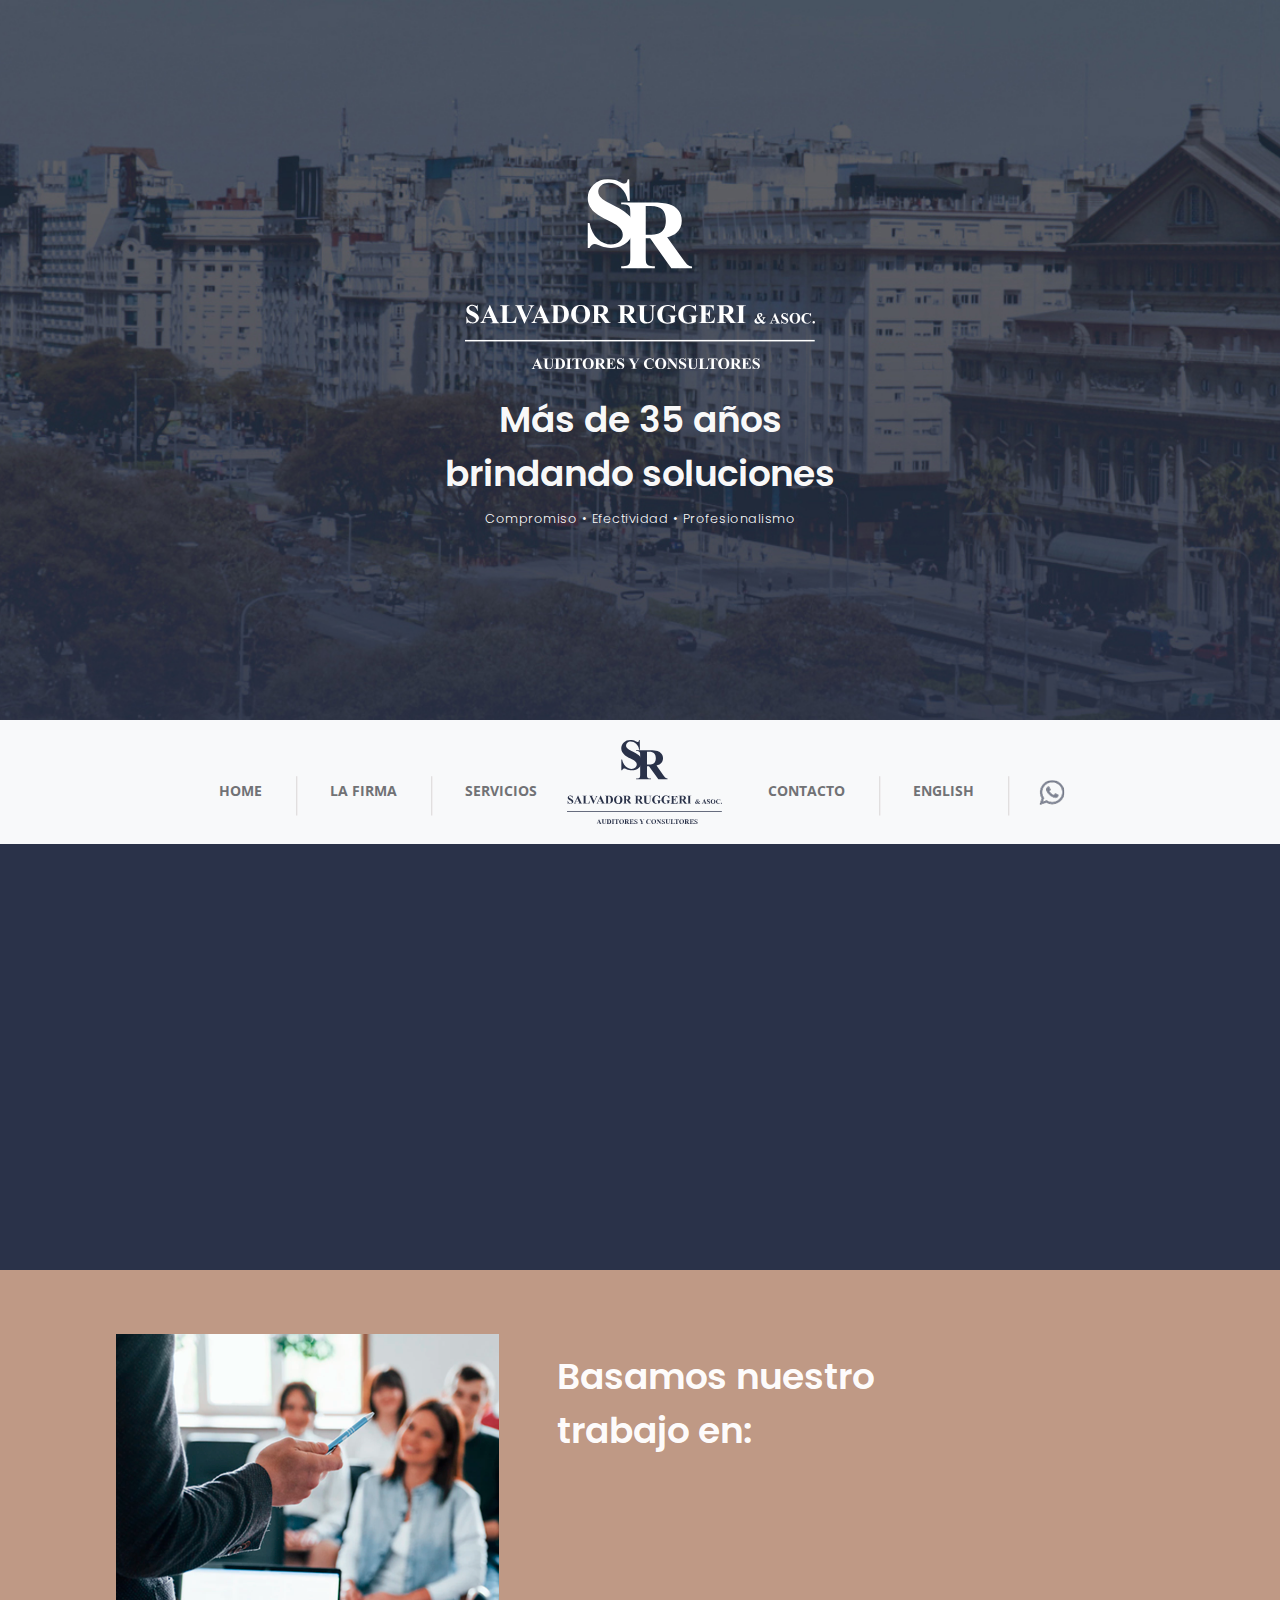
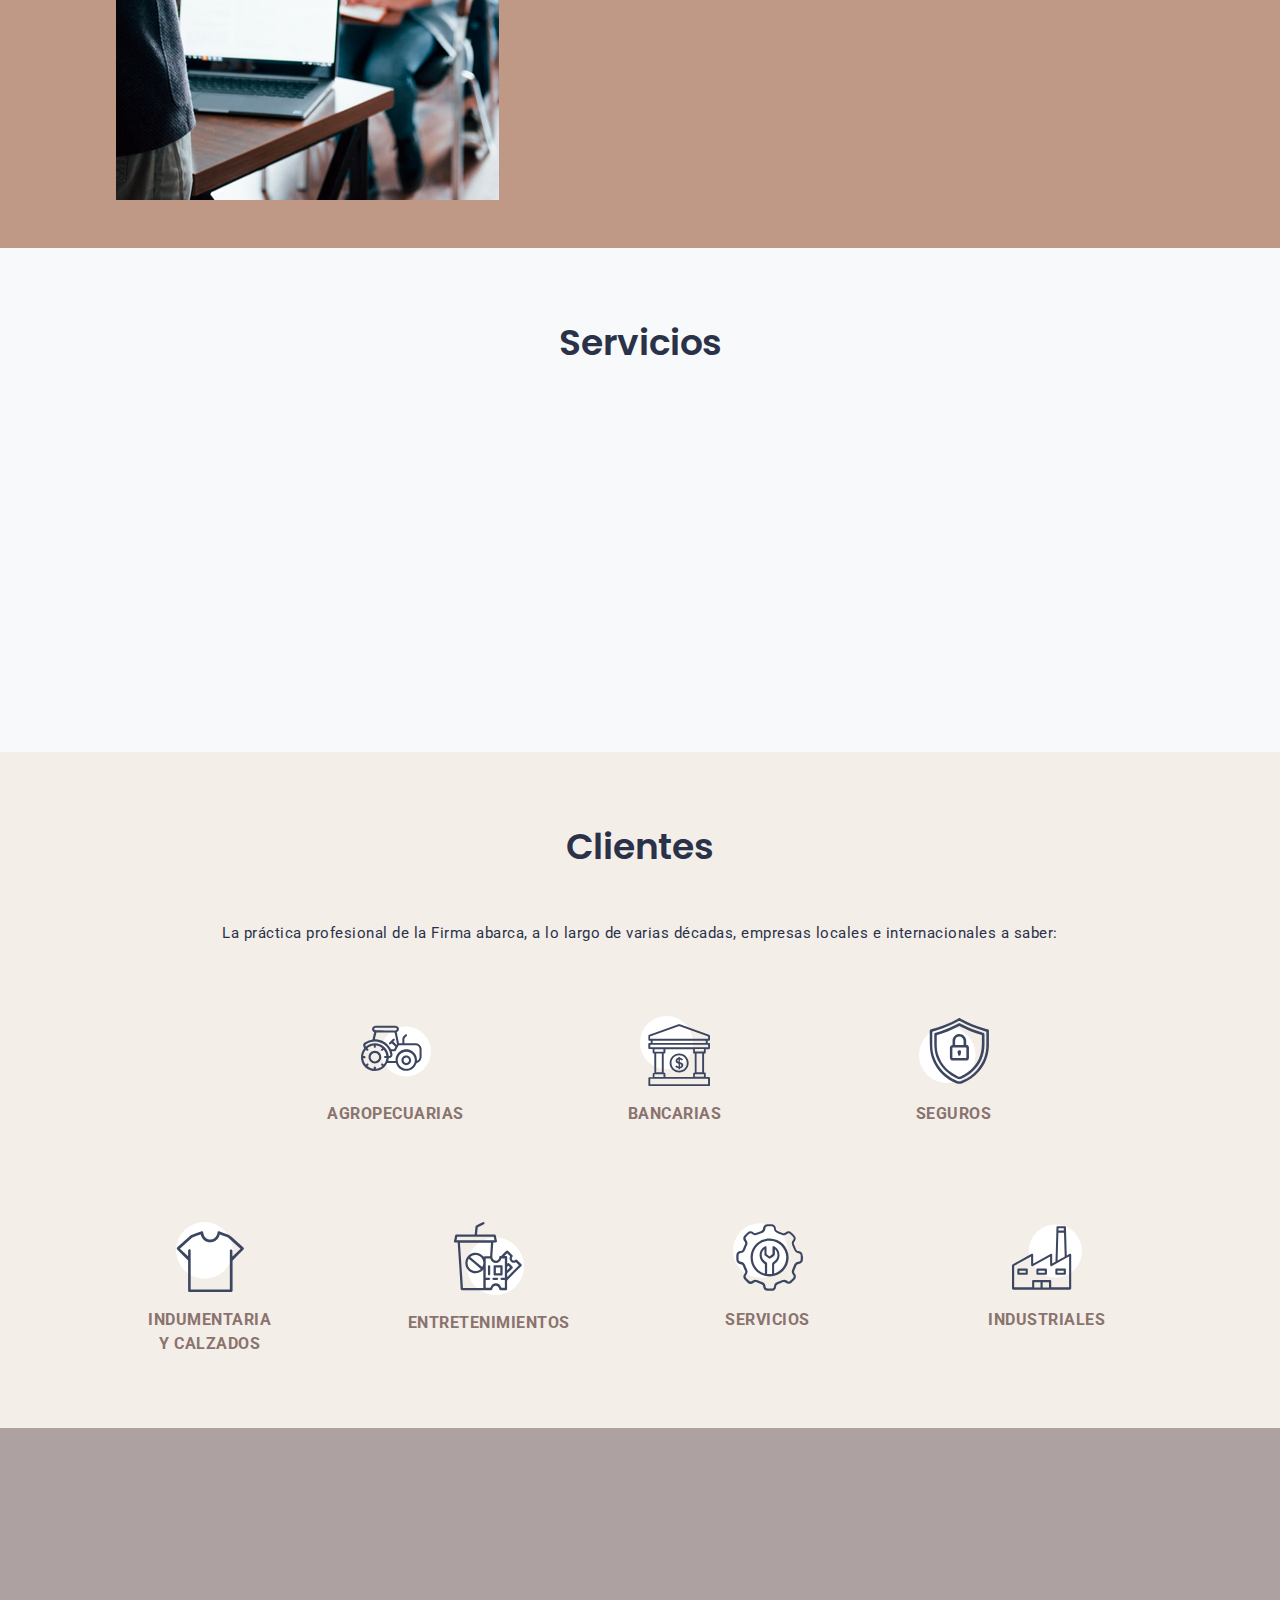
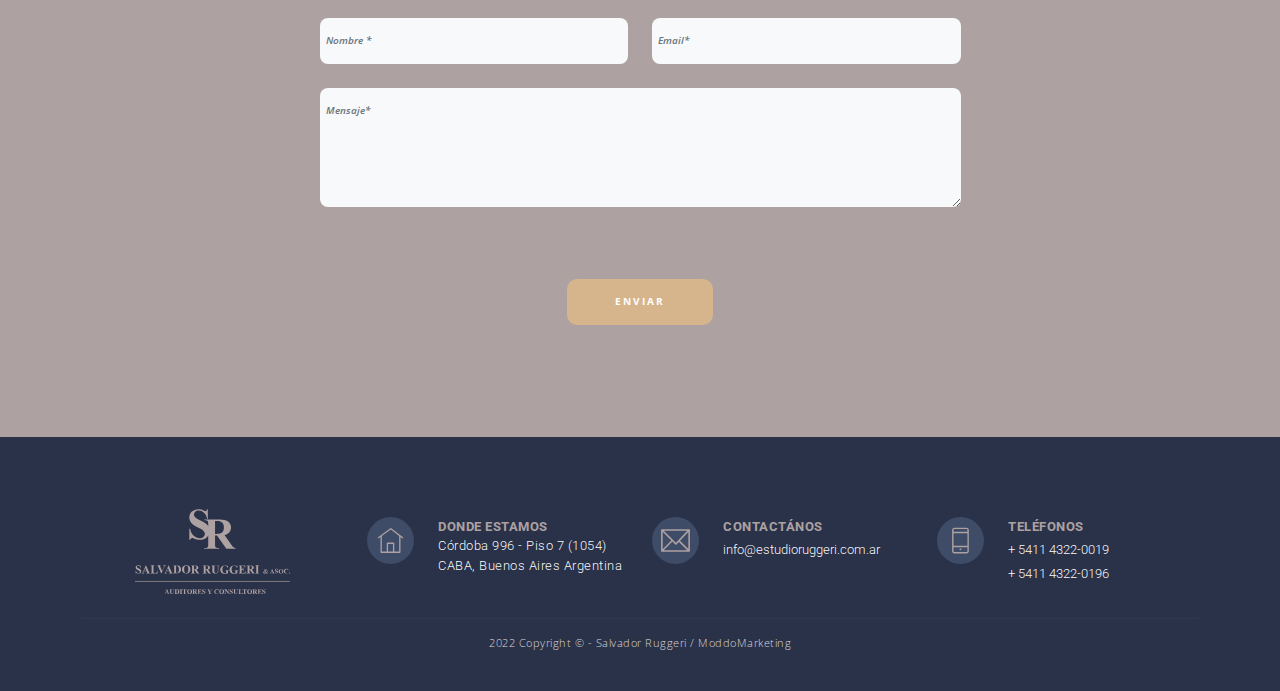
<file: index.html>
<!doctype html>
<html lang="en">
    <head>
        <meta charset="utf-8">
        <meta name="viewport" content="width=device-width, initial-scale=1">

        <meta name="description" content="">
        <meta name="author" content="">

        <title>Salvador Ruggeri & Asociados</title>

        <!-- CSS FILES -->
        <link rel="preconnect" href="https://fonts.googleapis.com">

        <link rel="preconnect" href="https://fonts.gstatic.com" crossorigin>
        
        <link href="https://fonts.googleapis.com/css2?family=Open+Sans:ital,wght@0,300;0,400;0,500;0,600;0,700;0,800;1,300;1,400;1,500;1,600;1,700;1,800&display=swap" rel="stylesheet">
        <link href="https://fonts.googleapis.com/css2?family=Poppins:ital,wght@0,100;0,200;0,300;0,400;0,500;0,600;0,700;1,100;1,200;1,300;1,400;1,500;1,600;1,700&display=swap" rel="stylesheet">
        <link href="https://fonts.googleapis.com/css2?family=Roboto:ital,wght@0,100;0,300;0,400;0,500;0,700;0,900;1,100;1,300;1,400;1,500;1,700;1,900&display=swap" rel="stylesheet">

        <link href="css/bootstrap.min.css" rel="stylesheet">
        <link href="css/bootstrap-icons.css" rel="stylesheet">

        <link rel="stylesheet" href="css/magnific-popup.css">

        <link href="css/aos.css" rel="stylesheet">

        <link href="css/style.css" rel="stylesheet">

        <link rel="shortcut icon" href="images/favicon.ico" type="image/x-icon">
        <link rel="icon" href="images/favicon.ico" type="image/x-icon">

    </head>
    
    <body>
    
        <main>

            <section class="hero" id="hero">
                <div class="heroText">
                    <h1 class="text-white mt-1 mb-lg-4 d-none d-sm-block" >
                        <img src="images/Logo_SR_Home.svg" class="img-fluid logo-white-mobile" width="350px">
                    </h1>

                    <h3 class="text-secondary-white-color poppins fw-semi-bold fs-5-mobile">
                        Más de 35 años <br>
                        brindando soluciones
                    </h3>
                    <p class="text-secondary-white-color fs-7 fw-light fs-6-mobile poppins">Compromiso • Efectividad • Profesionalismo</p>
                </div>

                <div class="videoWrapper">
                    <video autoplay="" loop="" muted="" class="custom-video" poster="images/bg.jpg">
                        <img src="images/bg1.jpg" class="img-fluid">

                    </video>
                </div>

                <div class="overlay"></div>
            </section>

            <nav class="navbar navbar-expand-lg bg-light">
                <div class="container-xl">
                    <a class="navbar-brand mx-auto d-lg-none" href="index.html">
                        <img src="images/Logo_SR_Menu.svg" class="img-fluid" width="100px">
                    </a>

                    <button class="navbar-toggler" type="button" data-bs-toggle="collapse" data-bs-target="#navbarNav" aria-controls="navbarNav" aria-expanded="false" aria-label="Toggle navigation">
                        <span class="navbar-toggler-icon"></span>
                    </button>

                    <div class="collapse navbar-collapse" id="navbarNav">
                        <ul class="navbar-nav mx-auto">
                            <li class="nav-item active">
                                <a class="nav-link " href="index.html">HOME</a>
                            </li>
                            <div class="borde d-none d-lg-block">
                               <img src="images/barra.png" class="img-fluid">
                            </div>

                            <li class="nav-item">
                                <a class="nav-link " href="la-firma.html">LA FIRMA</a>
                            </li>
                            <div class="borde d-none d-lg-block">
                                <img src="images/barra.png" class="img-fluid">
                             </div>
                            <li class="nav-item">
                                <a class="nav-link " href="servicios.html">SERVICIOS</a>
                            </li>

                            <a class="navbar-brand d-none d-lg-block" href="index.html">
                                <img src="images/Logo_SR_Menu.svg" class="img-fluid" width="155px">
                             </a>

                            <li class="nav-item">
                                <a class="nav-link " href="contacto.html">CONTACTO</a>
                            </li>
                            <div class="borde d-none d-lg-block">
                                <img src="images/barra.png" class="img-fluid">
                             </div>
                            <li class="nav-item">
                                <a class="nav-link " href="contacto.html">ENGLISH</a>
                            </li>
                            <div class="borde d-none d-lg-block">
                                <img src="images/barra.png" class="img-fluid">
                             </div>

                             <li class="nav-item">
                                <a class=" whatsapp" href="https://walink.co/2b9f1f" target="_blank"> <!-- <img src="images/Icono_Wapp_Menu.svg" class="pb-3" width="25px"> --> </a>
                            </li>
                        </ul>
                    </div>
                </div>
            </nav>

            <section class="section-padding pt-1 pb-1 bg-blue">
                <div class="container-sm mt-3 mb-3" data-aos="fade-up">
                    <div class="row">
                        <div class="col-lg-12 col-12">
                            <p class="text-secondary-white-color mt-5 mb-0 text-center fs-6 roboto">Auditores y Consultores
                            </p>
                            <h4 class="text-secondary-white-color mb-3  text-center poppins fw-semi-bold">Salvador Ruggeri & Asociados</h4>
                        </div>

                        <div class="col-lg-12 col-12 mt-3 mb-5">
                            <p class="text-secondary-white-color  text-center roboto" >Nuestra firma nació en 1986 con el objetivo de satisfacer las necesidades de nuestros clientes,<br>
                                apoyándolos en su crecimiento, así como en todos los temas de nuestra incumbencia profesional.</p>
                                <p class="text-secondary-white-color  text-center mt-4 roboto">Nos especializamos en brindar un servicio integral y de alta calidad en<br>
                                    Argentina, Uruguay, Chile, Brasil, España y USA.</p>
                                    <div class="mt-5 text-center" style="margin: auto;">
                                    <a href="equipo.html" type="button" class="button mx-auto">CONOCE EL EQUIPO</a>
                                </div>
                        </div>

                      

                    </div>
                </div>

               
            </section>

            <section class="section-padding pt-5 pb-5 bg-beige-oscuro">
                <div class="container-sm mt-3">
                    <div class="row">
                        <div class="col-lg-5 col-12 text-center">
                           <img  src="images/bg-1.png" class="text-center" >
                        </div>

                        <div class="col-lg-7 col-12 mt-3 mb-lg-5">
                            <h3 class="text-secondary-white-color fw-semi-bold poppins">Basamos nuestro<br>
                                trabajo en:</h3>
                           
                                <div class="row" data-aos="fade-left">
                            <div class="col-lg-6 col-12 mt-3 mb-lg-5 ">
                                <div class="card" style="max-width: 266px; border:none;">
                                    <div class="card-body">
                                        <div class="row no-gutter">
                                            <div class="col-lg-2 col-2" style="margin-left: -35px;">
                                                <img src="images/Icono_CkeckAzul_Home.svg" width="35px" class="pt-2"> 
                                                </div>
                                                <div class="col-lg-10 col-10">         
                                    <p class="fs-7 fw-normal">La adecuada<br>
                                        metodología de trabajo</p>
                                     </div>
                                     </div>
                                    </div>
                            </div>
                            </div> 
                            <div class="col-lg-6 col-12 mt-3 mb-lg-5">
                                <div class="card" style="max-width: 266px; border:none;">
                                    <div class="card-body">
                                        <div class="row no-gutter">
                                            <div class="col-lg-2 col-2" style="margin-left: -35px;">
                                                <img src="images/Icono_CkeckAzul_Home.svg" width="35px" class="pt-2"> 
                                                </div>
                                                <div class="col-lg-10 col-10">         
                                    <p class="fs-7 fw-normal">La capacitación
                                        constante <br>de
                                        nuestro personal</p>
                                     </div>
                                     </div>
                                    </div>
                            </div>
                            </div> 
                            <div class="col-lg-6 col-12 mb-lg-5 mt-xs-3">
                                <div class="card" style="max-width: 266px; border:none;">
                                    <div class="card-body">
                                        <div class="row no-gutter">
                                            <div class="col-lg-2 col-2" style="margin-left: -35px;">
                                                <img src="images/Icono_CkeckAzul_Home.svg" width="35px" class="pt-2"> 
                                                </div>
                                                <div class="col-lg-10 col-10">         
                                    <p class="fs-7 fw-normal">La utilización
                                        y el desarrollo de
                                        tecnología de punta</p>
                                     </div>
                                     </div>
                                    </div>
                            </div>
                            </div> 
                            <div class="col-lg-6 col-12 mb-lg-5 mt-xs-3">
                                <div class="card" style="max-width: 266px; border:none;">
                                    <div class="card-body">
                                        <div class="row no-gutter">
                                            <div class="col-lg-2 col-2" style="margin-left: -35px;">
                                                <img src="images/Icono_CkeckAzul_Home.svg" width="35px" class="pt-2"> 
                                                </div>
                                                <div class="col-lg-10 col-10">         
                                    <p class="fs-7 fw-normal">La independencia<br>
                                        de criterio</p>
                                     </div>
                                     </div>
                                    </div>
                            </div>
                            </div> 

                    </div> 
                         

                     </div>

                      

                    </div>
                </div>

               
            </section>


  <section class="section-padding pt-1 pb-0 bg-light">
                <div class="container-sm mt-3 ">
                    <div class="row">
                        <div class="col-lg-12 col-12">
                            <h3 class="mt-5 mb-3 text-center fw-semi-bold poppins">Servicios
                            </h3>
                          
                        </div>

                        <div class="row" data-aos="fade-down">
                            <div class="col-lg-2 col-6 mt-3 mb-lg-5">
                                <div class="card bg-blue text-center  pt-2 pb-2" style="border-radius: 18px;margin: 0 0.7em;">
                                    <div class="card-body">
                                       
                                            
                                                <img src="images/servicios/Icono_Auditoria&Contabilidad_Serv_Home.svg" class="pb-3" width="90px"> 
                                                      
                                    <p class="text-secondary-white-color mt-2 fs-8 fw-bold roboto">AUDITORÍA <br>
                                        & CONTABILIDAD</p>
                                     
                                    
                                    </div>
                            </div>
                            </div> 
                            <div class="col-lg-2 col-6 mt-3 mb-lg-5">
                                <div class="card bg-blue text-center  pt-2 pb-2" style="border-radius: 18px;margin: 0 0.7em;">
                                    <div class="card-body">
                                       
                                            
                                                <img src="images/servicios/Icono_AsesoramientoGerencial_Serv_Home.svg" class="pb-3" width="90px"> 
                                                      
                                    <p class="text-secondary-white-color mt-2 fs-8 fw-bold roboto">ASESORAMIENTO <br>
                                        GERENCIAL</p>
                                     
                                    
                                    </div>
                            </div>
                            </div> 
                            <div class="col-lg-2 col-6 mt-3 mb-lg-5">
                                <div class="card bg-blue text-center  pt-2 pb-2" style="border-radius: 18px;margin: 0 0.7em;">
                                    <div class="card-body">
                                       
                                            
                                                <img src="images/servicios/Icono_AsesoramientoImpositivo_Serv_Home.svg" class="pb-3" width="90px"> 
                                                      
                                    <p class="text-secondary-white-color mt-2 fs-8 fw-bold roboto">ASESORAMIENTO <br>
                                        IMPOSITIVO</p>
                                     
                                    
                                    </div>
                            </div>
                            </div> 
                            <div class="col-lg-2 col-6 mt-3 mb-lg-5">
                                <div class="card bg-blue text-center  pt-2 pb-2" style="border-radius: 18px;margin: 0 0.7em;">
                                    <div class="card-body">
                                       
                                            
                                                <img src="images/servicios/Icono_Consultoria_Serv_Home.svg" class="pb-3" width="90px"> 
                                                      
                                    <p class="text-secondary-white-color mt-2 fs-8 fw-bold roboto">CONSULTORÍA
                                                                                <br>
                                      &nbsp;</p>
                                     
                                    
                                    </div>
                            </div>
                            </div> 
                            <div class="col-lg-2 col-6 mt-3 mb-lg-5">
                                <div class="card bg-blue text-center  pt-2 pb-2" style="border-radius: 18px;margin: 0 0.7em;">
                                    <div class="card-body">
                                       
                                            
                                                <img src="images/servicios/Icono_ConsultoriaEnRRHH_Serv_Home.svg" class="pb-3" width="90px"> 
                                                      
                                    <p class="text-secondary-white-color mt-2 fs-8 fw-bold roboto">CONSULTORÍA <br>
                                        EN RRHH</p>
                                     
                                    
                                    </div>
                            </div>
                            </div> 
                            <div class="col-lg-2 col-6 mt-3 mb-lg-5">
                                <div class="card bg-blue text-center  pt-2 pb-2" style="border-radius: 18px;margin: 0 0.7em;">
                                    <div class="card-body">
                                       
                                            
                                                <img src="images/servicios/Icono_AdminDeNegocios_Serv_Home.svg" class="pb-3" width="90px"> 
                                                      
                                    <p class="text-secondary-white-color mt-2 fs-8 fw-bold roboto">ADMINISTRACIÓN
                                        <br>
                                        DE NEGOCIOS</p>
                                     
                                    
                                    </div>
                            </div>
                            </div> 

                            <div class="text-center  mt-3 mb-5">
                                <a href="servicios.html" type="button" class="button mx-auto">CONOCER MÁS</a>
                            </div>
                        </div>

                      

                    </div>
                </div>

               
            </section>


            <section class="section-padding pt-1 pb-0 bg-grey">
                <div class="container-sm mt-3">
                    <div class="row">
                        <div class="col-lg-12 col-12">
                            <h3 class="mt-5 mb-3 text-center fw-semi-bold poppins">Clientes
                            </h3>
                            <div class="col-lg-9 col-12 mx-auto">
                            <p class="mt-5 mb-5 text-center  roboto">La práctica profesional de la Firma abarca, a lo largo de varias décadas, empresas locales e internacionales a saber:
                            </p>
                          </div>
                        </div>

                        <div class="row">
                            <div class="col-lg-2 col-6 mt-3 mb-lg-5 d-none d-lg-block">
                                <div class="text-center  pt-2 pb-2">
                                   &nbsp;
                                </div>
                            </div> 
                            <div class="col-lg-3 col-6 mt-3 mb-lg-5">
                                <div class="text-center  pt-2 pb-2">
                                    <img src="images/clientes/Icono_Agropecuaria_Clientes_Home.svg" class="pb-3" width="70px"> 
                                    <p class="text-beige-oscuro fs-6 fw-bold roboto" style="color: #8a736e;">AGROPECUARIAS</p>
                                </div>
                            </div> 
                           
                            <div class="col-lg-3 col-6 mt-3 mb-lg-5">
                                <div class="text-center  pt-2 pb-2">
                                    <img src="images/clientes/Icono_Bancaria_Clientes_Home.svg" class="pb-3" width="70px"> 
                                    <p class="text-beige-oscuro fs-6 fw-bold roboto" style="color: #8a736e;">BANCARIAS</p>
                                </div>
                            </div> 
                            <div class="col-lg-3 col-6 mt-3 mb-lg-5">
                                <div class="text-center  pt-2 pb-2">
                                    <img src="images/clientes/Icono_Seguros_Clientes_Home.svg" class="pb-3" width="70px"> 
                                    <p class="text-beige-oscuro fs-6 fw-bold roboto" style="color: #8a736e;">SEGUROS</p>
                                </div>
                            </div> 
                            <div class="col-lg-1 col-6 mt-3 mb-lg-5 d-none d-lg-block">
                                <div class="text-center  pt-2 pb-2">
                                   &nbsp;
                                </div>
                            </div>

                            <div class="col-lg-3 col-6 mt-3 mb-lg-5">
                                <div class="text-center  pt-2 pb-2">
                                    <img src="images/clientes/Icono_Indum&Calzado_Clientes_Home.svg" class="pb-3" width="70px"> 
                                    <p class="text-beige-oscuro fs-6 fw-bold roboto" style="color: #8a736e;">INDUMENTARIA<br>
                                        Y CALZADOS</p>
                                </div>
                            </div>
                            <div class="col-lg-3 col-6 mt-3 mb-lg-5">
                                <div class="text-center  pt-2 pb-2">
                                    <img src="images/clientes/Icono_Entretenimiento_Clientes_Home.svg" class="pb-3" width="70px"> 
                                    <p class="text-beige-oscuro fs-6 fw-bold roboto" style="color: #8a736e;">ENTRETENIMIENTOS</p>
                                </div>
                            </div>
                            <div class="col-lg-3 col-6 mt-3 mb-lg-5">
                                <div class="text-center  pt-2 pb-2">
                                    <img src="images/clientes/Icono_Servicios_Clientes_Home.svg" class="pb-3" width="70px"> 
                                    <p class="text-beige-oscuro fs-6 fw-bold roboto" style="color: #8a736e;">SERVICIOS</p>
                                </div>
                            </div>
                            <div class="col-lg-3 col-6 mt-3 mb-lg-5">
                                <div class="text-center  pt-2 pb-2">
                                    <img src="images/clientes/Icono_Industriales_Clientes_Home.svg" class="pb-3" width="70px"> 
                                    <p class="text-beige-oscuro fs-6 fw-bold roboto" style="color: #8a736e;">INDUSTRIALES</p>
                                </div>
                            </div> 

                            

                         
                        </div>

                      

                    </div>
                </div>

               
            </section>

           
            <section class=" contact section-padding bg-violeta">
                <div class="container">
                    <div class="row">
                        
                        <div class="col-lg-7 col-12 mx-auto">

                            <h3 class="mb-4 text-center text-secondary-white-color fw-semi-bold poppins" data-aos="fade-up">Contactate con nosotros</h3>

                            <form id="template-contactform"  class="form" method="post" name="template-contactform" action="sendemail.php">
                                <div class="messages"></div>

                                <div class="row">
                                    
                                    <div class="col-lg-6 col-6">
                                    

                                        <input type="text" id="template-contactform-name" placeholder="Nombre *" name="template-contactform-name" class="form-control bg-light"  required="required"
                                        data-error="Nombre es requerido.">
                                    </div>

                                    <div class="col-lg-6 col-6">
                                     

                                        <input type="email" id="template-contactform-email" name="template-contactform-email"  pattern="[^ @]*@[^ @]*" class="form-control bg-light" placeholder="Email*" required="required"
                                        data-error="Email es Requerido.">
                                    </div>

                                    <div class="col-12 my-4">
                                    

                                        <textarea  rows="6" class="form-control bg-light" id="template-contactform-subject"  name="template-contactform-subject" placeholder="Mensaje*" required="required"
                                        data-error="Mensaje es requerido."></textarea>
                                        
                                    </div>

                                </div>

                                <div class="contact-form  text-center mt-5">
                                    <button type="submit" id="template-contactform-submit" name="template-contactform-submit" value="submit" class="button mx-auto px-5">ENVIAR</button>
                                </div>
                            </form>

                            
                        </div>

                    </div>
                </div>
            </section>

           

        </main>

        <footer class="site-footer">
            <div class="container">
                <div class="row">

                    <div class="col-md-3 col-12 text-center">
                        <img src="images/footer/Logo_SR_Footer_Home.svg" class="img-fluid" width="155px">

                       
                    </div>

                    <div class="col-lg-3 col-12 mt-2 mt-xs-3">
                        <div class="row">
                        <div class="col-lg-3 col-3">
                        <img src="images/footer/Icono_DondeEstamos_Footer_Home.svg" class="img-fluid">
                        </div>
                        <div class="col-lg-9 col-9">
                        <p class=" mb-0 fs-7 fw-bold roboto" style="color: #ada1a2;">DONDE ESTAMOS</p>
                        <p class="text-secondary-white-color fs-7 mb-0 fw-light roboto">Córdoba 996 - Piso 7 (1054)
                            CABA, Buenos Aires
                            Argentina</p>
                            </div>
                            </div>
                    </div>

                  
                    <div class="col-lg-3 col-12  mt-2">
                        <div class="row">
                        <div class="col-lg-3 col-3">
                        <img src="images/footer/Icono_Contactanos_Footer_Home.svg" class="img-fluid">
                        </div>
                        <div class="col-lg-9 col-9">
                        <p class=" mb-0 fs-7 fw-bold roboto" style="color: #ada1a2;">CONTACTÁNOS</p>
                        <a href="mailto:info@estudioruggeri.com.ar" class="text-secondary-white-color fw-light fs-7 mb-0 roboto" target="_blank">info@estudioruggeri.com.ar</a>
                       
                            </div>
                            </div>
                    </div>
                    <div class="col-lg-3 col-12  mt-2">
                        <div class="row">
                        <div class="col-lg-3 col-3">
                        <img src="images/footer/Icono_Telefonos_Footer_Home.svg" class="img-fluid">
                        </div>
                        <div class="col-lg-9 col-9">
                        <p class=" mb-0 fs-7 fw-bold roboto" style="color: #ada1a2;">TELÉFONOS</p>
                        <a href="tel:+ 5411 4322-0019" class="text-secondary-white-color fs-7 mb-0 fw-light roboto">+ 5411 4322-0019</a><br>
                        <a href="tel:+ 5411 4322-0196" class="text-secondary-white-color fs-7 mb-0 fw-light roboto">+ 5411 4322-0196</a>
                        
                            </div>
                            </div>
                    </div>

                   
                    <div class="col-lg-12 col-12 text-center mt-2">
                        <hr>
                        <p class="copyright-text mb-0 fw-light fs-9" style="color: #dad5d5;">2022 Copyright © - Salvador Ruggeri / ModdoMarketing
                        </p>
                    </div>


                </div>
            </section>
        </footer>

        <!-- JAVASCRIPT FILES -->
        <script src="js/jquery.min.js"></script>
        <script src="js/bootstrap.bundle.min.js"></script>
        <script src="js/jquery.sticky.js"></script>
        <script src="js/aos.js"></script>
        <script src="js/jquery.magnific-popup.min.js"></script>
        <script src="js/magnific-popup-options.js"></script>
        <script src="js/scrollspy.min.js"></script>
        <script src="js/custom.js"></script>
     

    </body>
</html>
</file>
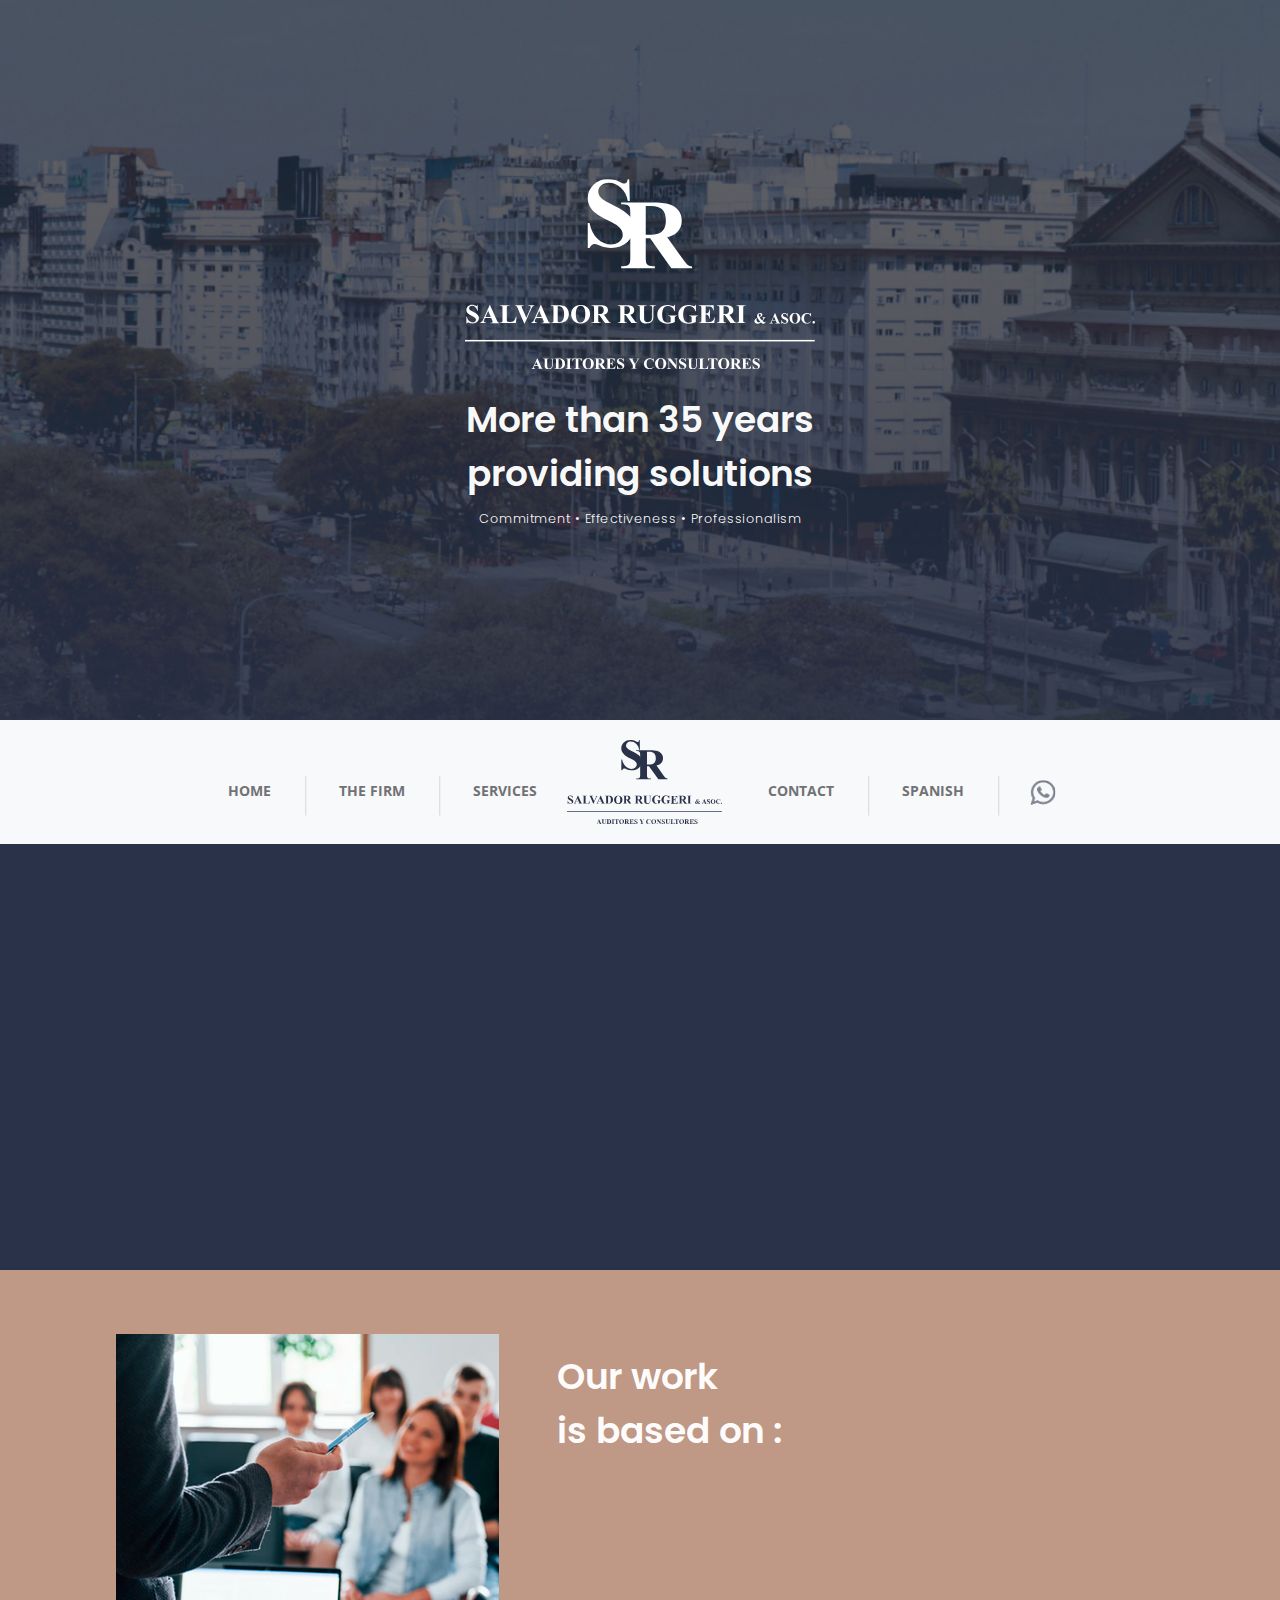
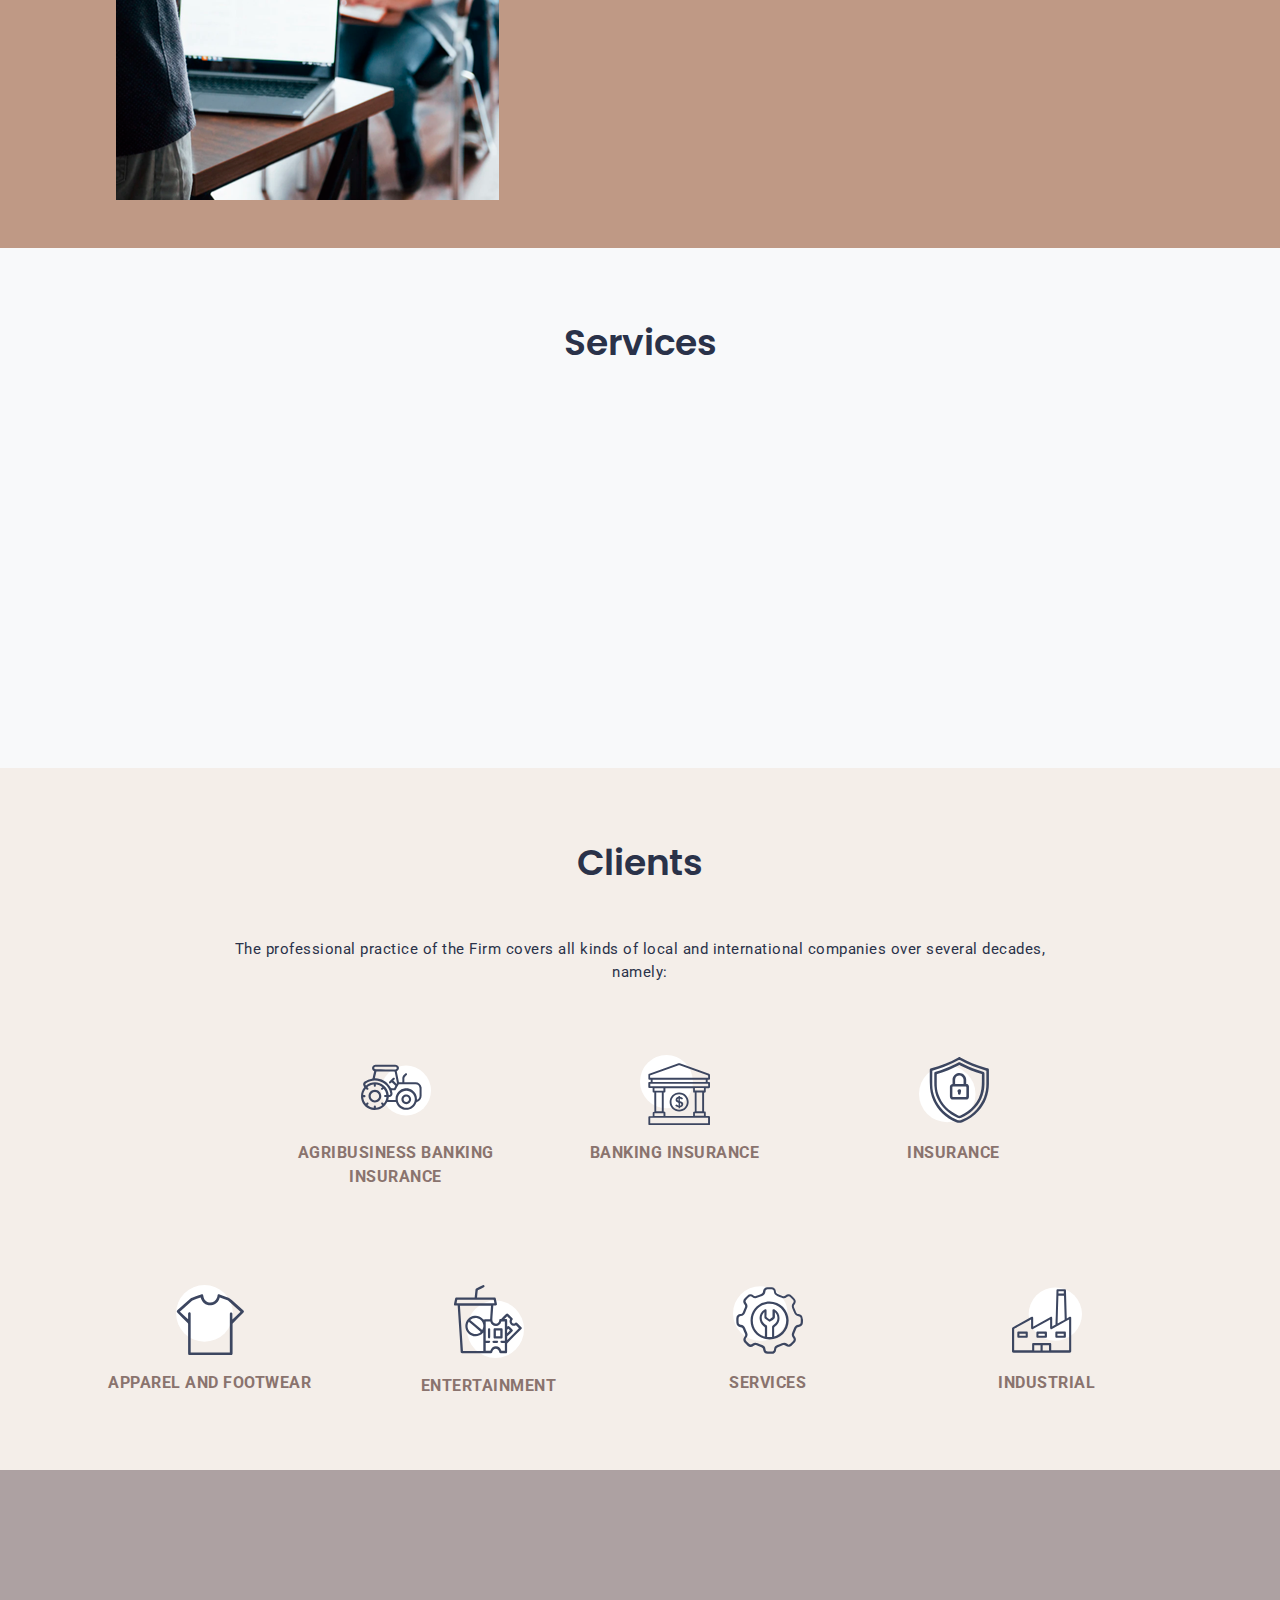
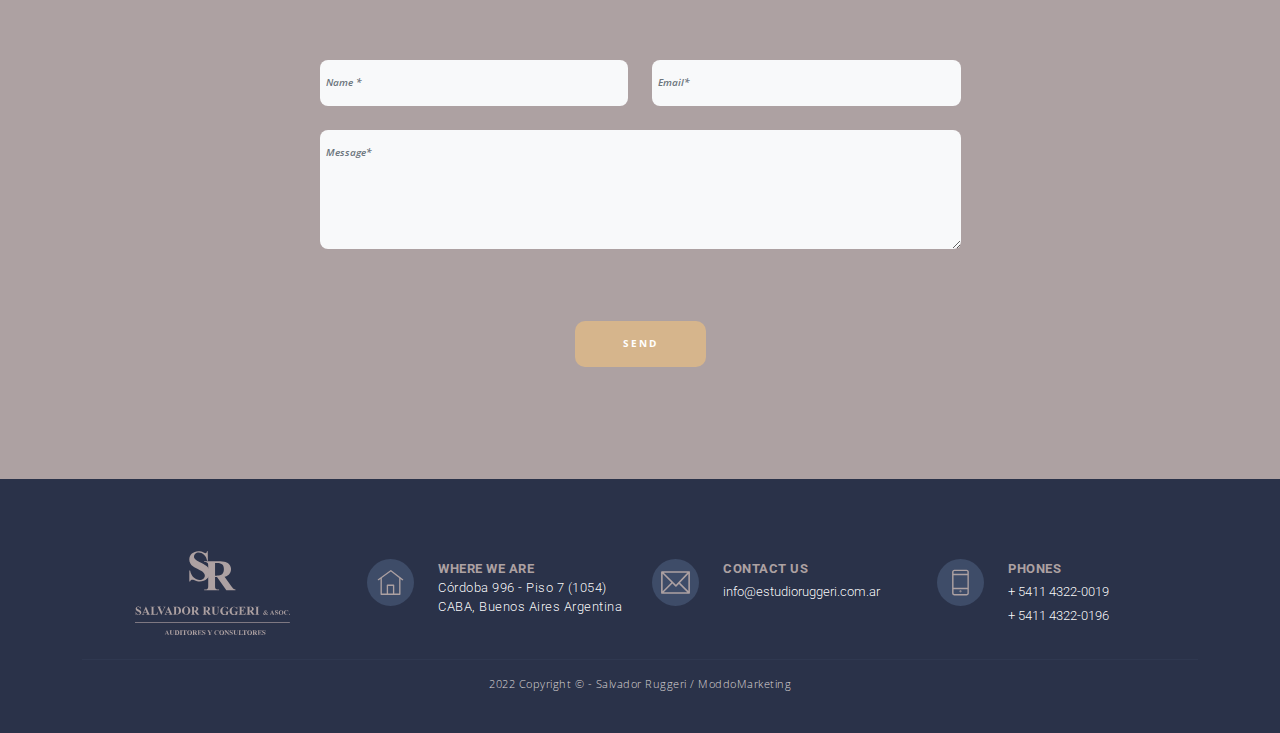
<file: eng/index.html>
<!doctype html>
<html lang="en">
    <head>
        <meta charset="utf-8">
        <meta name="viewport" content="width=device-width, initial-scale=1">

        <meta name="description" content="">
        <meta name="author" content="">

        <title>Salvador Ruggeri & Associates</title>

        <!-- CSS FILES -->
        <link rel="preconnect" href="https://fonts.googleapis.com">

        <link rel="preconnect" href="https://fonts.gstatic.com" crossorigin>
        
        <link href="https://fonts.googleapis.com/css2?family=Open+Sans:ital,wght@0,300;0,400;0,500;0,600;0,700;0,800;1,300;1,400;1,500;1,600;1,700;1,800&display=swap" rel="stylesheet">
        <link href="https://fonts.googleapis.com/css2?family=Poppins:ital,wght@0,100;0,200;0,300;0,400;0,500;0,600;0,700;1,100;1,200;1,300;1,400;1,500;1,600;1,700&display=swap" rel="stylesheet">
        <link href="https://fonts.googleapis.com/css2?family=Roboto:ital,wght@0,100;0,300;0,400;0,500;0,700;0,900;1,100;1,300;1,400;1,500;1,700;1,900&display=swap" rel="stylesheet">

        <link href="../css/bootstrap.min.css" rel="stylesheet">
        <link href="../css/bootstrap-icons.css" rel="stylesheet">

        <link rel="stylesheet" href="../css/magnific-popup.css">

        <link href="../css/aos.css" rel="stylesheet">

        <link href="../css/style.css" rel="stylesheet">

        <link rel="shortcut icon" href="../images/favicon.ico" type="image/x-icon">
        <link rel="icon" href="../images/favicon.ico" type="image/x-icon">

    </head>
    
    <body>
    
        <main>

            <section class="hero" id="hero">
                <div class="heroText">
                    <h1 class="text-white mt-1 mb-lg-4 d-none d-sm-block" >
                        <img src="../images/Logo_SR_Home.svg" class="img-fluid logo-white-mobile" width="350px">
                    </h1>

                    <h3 class="text-secondary-white-color poppins fw-semi-bold fs-5-mobile">
                        More than 35 years  <br>
                        providing solutions
                    </h3>
                    <p class="text-secondary-white-color fs-7 fw-light fs-6-mobile poppins">Commitment  • Effectiveness  • Professionalism</p>
                </div>

                <div class="videoWrapper">
                    <video autoplay="" loop="" muted="" class="custom-video" poster="../images/bg.jpg">
                        <img src="../images/bg1.jpg" class="img-fluid">

                    </video>
                </div>

                <div class="overlay"></div>
            </section>

            <nav class="navbar navbar-expand-lg bg-light">
                <div class="container-xl">
                    <a class="navbar-brand mx-auto d-lg-none" href="index.html">
                        <img src="../images/Logo_SR_Menu.svg" class="img-fluid" width="100px">
                    </a>

                    <button class="navbar-toggler" type="button" data-bs-toggle="collapse" data-bs-target="#navbarNav" aria-controls="navbarNav" aria-expanded="false" aria-label="Toggle navigation">
                        <span class="navbar-toggler-icon"></span>
                    </button>

                    <div class="collapse navbar-collapse" id="navbarNav">
                        <ul class="navbar-nav mx-auto">
                            <li class="nav-item active">
                                <a class="nav-link " href="index.html">HOME</a>
                            </li>
                            <div class="borde d-none d-lg-block">
                               <img src="../images/barra.png" class="img-fluid">
                            </div>

                            <li class="nav-item">
                                <a class="nav-link " href="thefirm.html">THE FIRM</a>
                            </li>
                            <div class="borde d-none d-lg-block">
                                <img src="../images/barra.png" class="img-fluid">
                             </div>
                            <li class="nav-item">
                                <a class="nav-link " href="services.html">SERVICES</a>
                            </li>

                            <a class="navbar-brand d-none d-lg-block" href="index.html">
                                <img src="../images/Logo_SR_Menu.svg" class="img-fluid" width="155px">
                             </a>

                            <li class="nav-item">
                                <a class="nav-link " href="contact.html">CONTACT</a>
                            </li>
                            <div class="borde d-none d-lg-block">
                                <img src="../images/barra.png" class="img-fluid">
                             </div>
                            <li class="nav-item">
                                <a class="nav-link " href="../index.html">SPANISH</a>
                            </li>
                            <div class="borde d-none d-lg-block">
                                <img src="../images/barra.png" class="img-fluid">
                             </div>

                             <li class="nav-item">
                                <a class=" whatsapp" href="https://walink.co/2b9f1f" target="_blank"> <!-- <img src="../images/Icono_Wapp_Menu.svg" class="pb-3" width="25px"> --> </a>
                            </li>
                        </ul>
                    </div>
                </div>
            </nav>

            <section class="section-padding pt-1 pb-1 bg-blue">
                <div class="container-sm mt-3 mb-3" data-aos="fade-up">
                    <div class="row">
                        <div class="col-lg-12 col-12">
                            <p class="text-secondary-white-color mt-5 mb-0 text-center fs-6 roboto">Auditors and Consultants
                            </p>
                            <h4 class="text-secondary-white-color mb-3  text-center poppins fw-semi-bold">Salvador Ruggeri & Asociados</h4>
                        </div>

                        <div class="col-lg-12 col-12 mt-3 mb-5">
                            <p class="text-secondary-white-color  text-center roboto" >The firm was founded in 1986 with the objective of satisfying the needs of our clients, <br>supporting them in their growth, as well as in the various matters of our professional concern.</p>
                                <p class="text-secondary-white-color  text-center mt-4 roboto">We  specialize in  providing  a comprehensive and <br>high quality service in Argentina, Uruguay, Chile, Brazil, Spain and USA.</p>
                                    <div class="mt-5 text-center" style="margin: auto;">
                                    <a href="team.html" type="button" class="button mx-auto">KNOW OUR TEAM</a>
                                </div>
                        </div>

                      

                    </div>
                </div>

               
            </section>

            <section class="section-padding pt-5 pb-5 bg-beige-oscuro">
                <div class="container-sm mt-3">
                    <div class="row">
                        <div class="col-lg-5 col-12 text-center">
                           <img  src="../images/bg-1.png" class="text-center" >
                        </div>

                        <div class="col-lg-7 col-12 mt-3 mb-lg-5">
                            <h3 class="text-secondary-white-color fw-semi-bold poppins">Our work <br>
                                is based on :</h3>
                           
                                <div class="row" data-aos="fade-left">
                            <div class="col-lg-6 col-12 mt-3 mb-lg-5 ">
                                <div class="card" style="max-width: 266px; border:none;">
                                    <div class="card-body">
                                        <div class="row no-gutter">
                                            <div class="col-lg-2 col-2" style="margin-left: -35px;">
                                                <img src="../images/Icono_CkeckAzul_Home.svg" width="35px" class="pt-2"> 
                                                </div>
                                                <div class="col-lg-10 col-10">         
                                    <p class="fs-7 fw-normal">Appropriate work<br>
                                        methodology</p>
                                     </div>
                                     </div>
                                    </div>
                            </div>
                            </div> 
                            <div class="col-lg-6 col-12 mt-3 mb-lg-5">
                                <div class="card" style="max-width: 266px; border:none;">
                                    <div class="card-body">
                                        <div class="row no-gutter">
                                            <div class="col-lg-2 col-2" style="margin-left: -35px;">
                                                <img src="../images//Icono_CkeckAzul_Home.svg" width="35px" class="pt-2"> 
                                                </div>
                                                <div class="col-lg-10 col-10">         
                                    <p class="fs-7 fw-normal">On-going <br> staff training</p>
                                     </div>
                                     </div>
                                    </div>
                            </div>
                            </div> 
                            <div class="col-lg-6 col-12 mb-lg-5 mt-xs-3">
                                <div class="card" style="max-width: 266px; border:none;">
                                    <div class="card-body">
                                        <div class="row no-gutter">
                                            <div class="col-lg-2 col-2" style="margin-left: -35px;">
                                                <img src="../images/Icono_CkeckAzul_Home.svg" width="35px" class="pt-2"> 
                                                </div>
                                                <div class="col-lg-10 col-10">         
                                    <p class="fs-7 fw-normal">Use and development of  state of-the-art technology</p>
                                     </div>
                                     </div>
                                    </div>
                            </div>
                            </div> 
                            <div class="col-lg-6 col-12 mb-lg-5 mt-xs-3">
                                <div class="card" style="max-width: 266px; border:none;">
                                    <div class="card-body">
                                        <div class="row no-gutter">
                                            <div class="col-lg-2 col-2" style="margin-left: -35px;">
                                                <img src="../images/Icono_CkeckAzul_Home.svg" width="35px" class="pt-2"> 
                                                </div>
                                                <div class="col-lg-10 col-10">         
                                    <p class="fs-7 fw-normal">Independent <br>
                                        criteria</p>
                                     </div>
                                     </div>
                                    </div>
                            </div>
                            </div> 

                    </div> 
                         

                     </div>

                      

                    </div>
                </div>

               
            </section>


  <section class="section-padding pt-1 pb-0 bg-light">
                <div class="container-sm mt-3 ">
                    <div class="row">
                        <div class="col-lg-12 col-12">
                            <h3 class="mt-5 mb-3 text-center fw-semi-bold poppins">Services
                            </h3>
                          
                        </div>

                        <div class="row" data-aos="fade-down">
                            <div class="col-lg-2 col-6 mt-3 mb-lg-5">
                                <div class="card bg-blue text-center  pt-2 pb-4" style="border-radius: 18px;margin: 0 0.7em;">
                                    <div class="card-body">
                                       
                                            
                                                <img src="../images/servicios/Icono_Auditoria&Contabilidad_Serv_Home.svg" class="pb-3" width="90px"> 
                                                      
                                    <p class="text-secondary-white-color mt-2 fs-8 fw-bold roboto">AUDITING <br>
                                        & ACCOUNTING</p>
                                     
                                    
                                    </div>
                            </div>
                            </div> 
                            <div class="col-lg-2 col-6 mt-3 mb-lg-5">
                                <div class="card bg-blue text-center  pt-2 pb-4" style="border-radius: 18px;margin: 0 0.7em;">
                                    <div class="card-body">
                                       
                                            
                                                <img src="../images/servicios/Icono_AsesoramientoGerencial_Serv_Home.svg" class="pb-3" width="90px"> 
                                                      
                                    <p class="text-secondary-white-color mt-2 fs-8 fw-bold roboto">MANAGEMENT <br>
                                        CONSULTING</p>
                                     
                                    
                                    </div>
                            </div>
                            </div> 
                            <div class="col-lg-2 col-6 mt-3 mb-lg-5">
                                <div class="card bg-blue text-center  pt-2 pb-4" style="border-radius: 18px;margin: 0 0.7em;">
                                    <div class="card-body">
                                       
                                            
                                                <img src="../images/servicios/Icono_AsesoramientoImpositivo_Serv_Home.svg" class="pb-3" width="90px"> 
                                                      
                                    <p class="text-secondary-white-color mt-2 fs-8 fw-bold roboto">TAX ADVISORY <br>
                                        SERVICE</p>
                                     
                                    
                                    </div>
                            </div>
                            </div> 
                            <div class="col-lg-2 col-6 mt-3 mb-lg-5">
                                <div class="card bg-blue text-center  pt-2 pb-4" style="border-radius: 18px;margin: 0 0.7em;">
                                    <div class="card-body">
                                       
                                            
                                                <img src="../images/servicios/Icono_Consultoria_Serv_Home.svg" class="pb-3" width="90px"> 
                                                      
                                    <p class="text-secondary-white-color mt-2 fs-8 fw-bold roboto">CONSULTING
                                                                                <br>
                                      &nbsp;</p>
                                     
                                    
                                    </div>
                            </div>
                            </div> 
                            <div class="col-lg-2 col-6 mt-3 mb-lg-5">
                                <div class="card bg-blue text-center  pt-2 pb-2" style="border-radius: 18px;margin: 0 0.7em;">
                                    <div class="card-body">
                                       
                                            
                                                <img src="../images/servicios/Icono_ConsultoriaEnRRHH_Serv_Home.svg" class="pb-3" width="90px"> 
                                                      
                                    <p class="text-secondary-white-color mt-2 fs-8 fw-bold roboto">HUMAN RESOURCES <br>
                                        CONSULTING</p>
                                     
                                    
                                    </div>
                            </div>
                            </div> 
                            <div class="col-lg-2 col-6 mt-3 mb-lg-5">
                                <div class="card bg-blue text-center  pt-2 pb-4" style="border-radius: 18px;margin: 0 0.7em;">
                                    <div class="card-body">
                                       
                                            
                                                <img src="../images/servicios/Icono_AdminDeNegocios_Serv_Home.svg" class="pb-3" width="90px"> 
                                                      
                                    <p class="text-secondary-white-color mt-2 fs-8 fw-bold roboto">BUSINESS
                                        <br>
                                       ADMINISTRATION</p>
                                     
                                    
                                    </div>
                            </div>
                            </div> 

                            <div class="text-center  mt-3 mb-5">
                                <a href="servicios.html" type="button" class="button mx-auto">KNOW MORE</a>
                            </div>
                        </div>

                      

                    </div>
                </div>

               
            </section>


            <section class="section-padding pt-1 pb-0 bg-grey">
                <div class="container-sm mt-3">
                    <div class="row">
                        <div class="col-lg-12 col-12">
                            <h3 class="mt-5 mb-3 text-center fw-semi-bold poppins">Clients
                            </h3>
                            <div class="col-lg-9 col-12 mx-auto">
                            <p class="mt-5 mb-5 text-center  roboto">The professional practice of the Firm covers all kinds of local and international companies over several decades, namely:
                            </p>
                          </div>
                        </div>

                        <div class="row">
                            <div class="col-lg-2 col-6 mt-3 mb-lg-5 d-none d-lg-block">
                                <div class="text-center  pt-2 pb-2">
                                   &nbsp;
                                </div>
                            </div> 
                            <div class="col-lg-3 col-6 mt-3 mb-lg-5">
                                <div class="text-center  pt-2 pb-2">
                                    <img src="../images/clientes/Icono_Agropecuaria_Clientes_Home.svg" class="pb-3" width="70px"> 
                                    <p class="text-beige-oscuro fs-6 fw-bold roboto" style="color: #8a736e;">AGRIBUSINESS BANKING INSURANCE</p>
                                </div>
                            </div> 
                           
                            <div class="col-lg-3 col-6 mt-3 mb-lg-5">
                                <div class="text-center  pt-2 pb-2">
                                    <img src="../images/clientes/Icono_Bancaria_Clientes_Home.svg" class="pb-3" width="70px"> 
                                    <p class="text-beige-oscuro fs-6 fw-bold roboto" style="color: #8a736e;">BANKING INSURANCE</p>
                                </div>
                            </div> 
                            <div class="col-lg-3 col-6 mt-3 mb-lg-5">
                                <div class="text-center  pt-2 pb-2">
                                    <img src="../images/clientes/Icono_Seguros_Clientes_Home.svg" class="pb-3" width="70px"> 
                                    <p class="text-beige-oscuro fs-6 fw-bold roboto" style="color: #8a736e;">INSURANCE</p>
                                </div>
                            </div> 
                            <div class="col-lg-1 col-6 mt-3 mb-lg-5 d-none d-lg-block">
                                <div class="text-center  pt-2 pb-2">
                                   &nbsp;
                                </div>
                            </div>

                            <div class="col-lg-3 col-6 mt-3 mb-lg-5">
                                <div class="text-center  pt-2 pb-2">
                                    <img src="../images/clientes/Icono_Indum&Calzado_Clientes_Home.svg" class="pb-3" width="70px"> 
                                    <p class="text-beige-oscuro fs-6 fw-bold roboto" style="color: #8a736e;">APPAREL AND FOOTWEAR
                                     </p>
                                </div>
                            </div>
                            <div class="col-lg-3 col-6 mt-3 mb-lg-5">
                                <div class="text-center  pt-2 pb-2">
                                    <img src="../images/clientes/Icono_Entretenimiento_Clientes_Home.svg" class="pb-3" width="70px"> 
                                    <p class="text-beige-oscuro fs-6 fw-bold roboto" style="color: #8a736e;">ENTERTAINMENT</p>
                                </div>
                            </div>
                            <div class="col-lg-3 col-6 mt-3 mb-lg-5">
                                <div class="text-center  pt-2 pb-2">
                                    <img src="../images/clientes/Icono_Servicios_Clientes_Home.svg" class="pb-3" width="70px"> 
                                    <p class="text-beige-oscuro fs-6 fw-bold roboto" style="color: #8a736e;">SERVICES</p>
                                </div>
                            </div>
                            <div class="col-lg-3 col-6 mt-3 mb-lg-5">
                                <div class="text-center  pt-2 pb-2">
                                    <img src="../images/clientes/Icono_Industriales_Clientes_Home.svg" class="pb-3" width="70px"> 
                                    <p class="text-beige-oscuro fs-6 fw-bold roboto" style="color: #8a736e;">INDUSTRIAL</p>
                                </div>
                            </div> 

                            

                         
                        </div>

                      

                    </div>
                </div>

               
            </section>

           
            <section class=" contact section-padding bg-violeta">
                <div class="container">
                    <div class="row">
                        
                        <div class="col-lg-7 col-12 mx-auto">

                            <h3 class="mb-4 text-center text-secondary-white-color fw-semi-bold poppins" data-aos="fade-up">Contact us</h3>

                            <form id="template-contactform"  class="form" method="post" name="template-contactform" action="sendemail.php">
                                <div class="messages"></div>

                                <div class="row">
                                    
                                    <div class="col-lg-6 col-6">
                                    

                                        <input type="text" id="template-contactform-name" placeholder="Name *" name="template-contactform-name" class="form-control bg-light"  required="required"
                                        data-error="Nombre es requerido.">
                                    </div>

                                    <div class="col-lg-6 col-6">
                                     

                                        <input type="email" id="template-contactform-email" name="template-contactform-email"  pattern="[^ @]*@[^ @]*" class="form-control bg-light" placeholder="Email*" required="required"
                                        data-error="Email es Requerido.">
                                    </div>

                                    <div class="col-12 my-4">
                                    

                                        <textarea  rows="6" class="form-control bg-light" id="template-contactform-subject"  name="template-contactform-subject" placeholder="Message*" required="required"
                                        data-error="Mensaje es requerido."></textarea>
                                        
                                    </div>

                                </div>

                                <div class="contact-form  text-center mt-5">
                                    <button type="submit" id="template-contactform-submit" name="template-contactform-submit" value="submit" class="button mx-auto px-5">SEND</button>
                                </div>
                            </form>

                            
                        </div>

                    </div>
                </div>
            </section>

           

        </main>

        <footer class="site-footer">
            <div class="container">
                <div class="row">

                    <div class="col-md-3 col-12 text-center">
                        <img src="../images/footer/Logo_SR_Footer_Home.svg" class="img-fluid" width="155px">

                       
                    </div>

                    <div class="col-lg-3 col-12 mt-2 mt-xs-3">
                        <div class="row">
                        <div class="col-lg-3 col-3">
                        <img src="../images/footer/Icono_DondeEstamos_Footer_Home.svg" class="img-fluid">
                        </div>
                        <div class="col-lg-9 col-9">
                        <p class=" mb-0 fs-7 fw-bold roboto" style="color: #ada1a2;">WHERE WE ARE</p>
                        <p class="text-secondary-white-color fs-7 mb-0 fw-light roboto">Córdoba 996 - Piso 7 (1054)
                            CABA, Buenos Aires
                            Argentina</p>
                            </div>
                            </div>
                    </div>

                  
                    <div class="col-lg-3 col-12  mt-2">
                        <div class="row">
                        <div class="col-lg-3 col-3">
                        <img src="../images/footer/Icono_Contactanos_Footer_Home.svg" class="img-fluid">
                        </div>
                        <div class="col-lg-9 col-9">
                        <p class=" mb-0 fs-7 fw-bold roboto" style="color: #ada1a2;">CONTACT US</p>
                        <a href="mailto:info@estudioruggeri.com.ar" class="text-secondary-white-color fw-light fs-7 mb-0 roboto" target="_blank">info@estudioruggeri.com.ar</a>
                       
                            </div>
                            </div>
                    </div>
                    <div class="col-lg-3 col-12  mt-2">
                        <div class="row">
                        <div class="col-lg-3 col-3">
                        <img src="../images/footer/Icono_Telefonos_Footer_Home.svg" class="img-fluid">
                        </div>
                        <div class="col-lg-9 col-9">
                        <p class=" mb-0 fs-7 fw-bold roboto" style="color: #ada1a2;">PHONES</p>
                        <a href="tel:+ 5411 4322-0019" class="text-secondary-white-color fs-7 mb-0 fw-light roboto">+ 5411 4322-0019</a><br>
                        <a href="tel:+ 5411 4322-0196" class="text-secondary-white-color fs-7 mb-0 fw-light roboto">+ 5411 4322-0196</a>
                        
                            </div>
                            </div>
                    </div>

                   
                    <div class="col-lg-12 col-12 text-center mt-2">
                        <hr>
                        <p class="copyright-text mb-0 fw-light fs-9" style="color: #dad5d5;">2022 Copyright © - Salvador Ruggeri / ModdoMarketing
                        </p>
                    </div>


                </div>
            </section>
        </footer>

        <!-- JAVASCRIPT FILES -->
        <script src="../js/jquery.min.js"></script>
        <script src="../js/bootstrap.bundle.min.js"></script>
        <script src="../js/jquery.sticky.js"></script>
        <script src="../js/aos.js"></script>
        <script src="../js/jquery.magnific-popup.min.js"></script>
        <script src="../js/magnific-popup-options.js"></script>
        <script src="../js/scrollspy.min.js"></script>
        <script src="../js/custom.js"></script>
     

    </body>
</html>
</file>
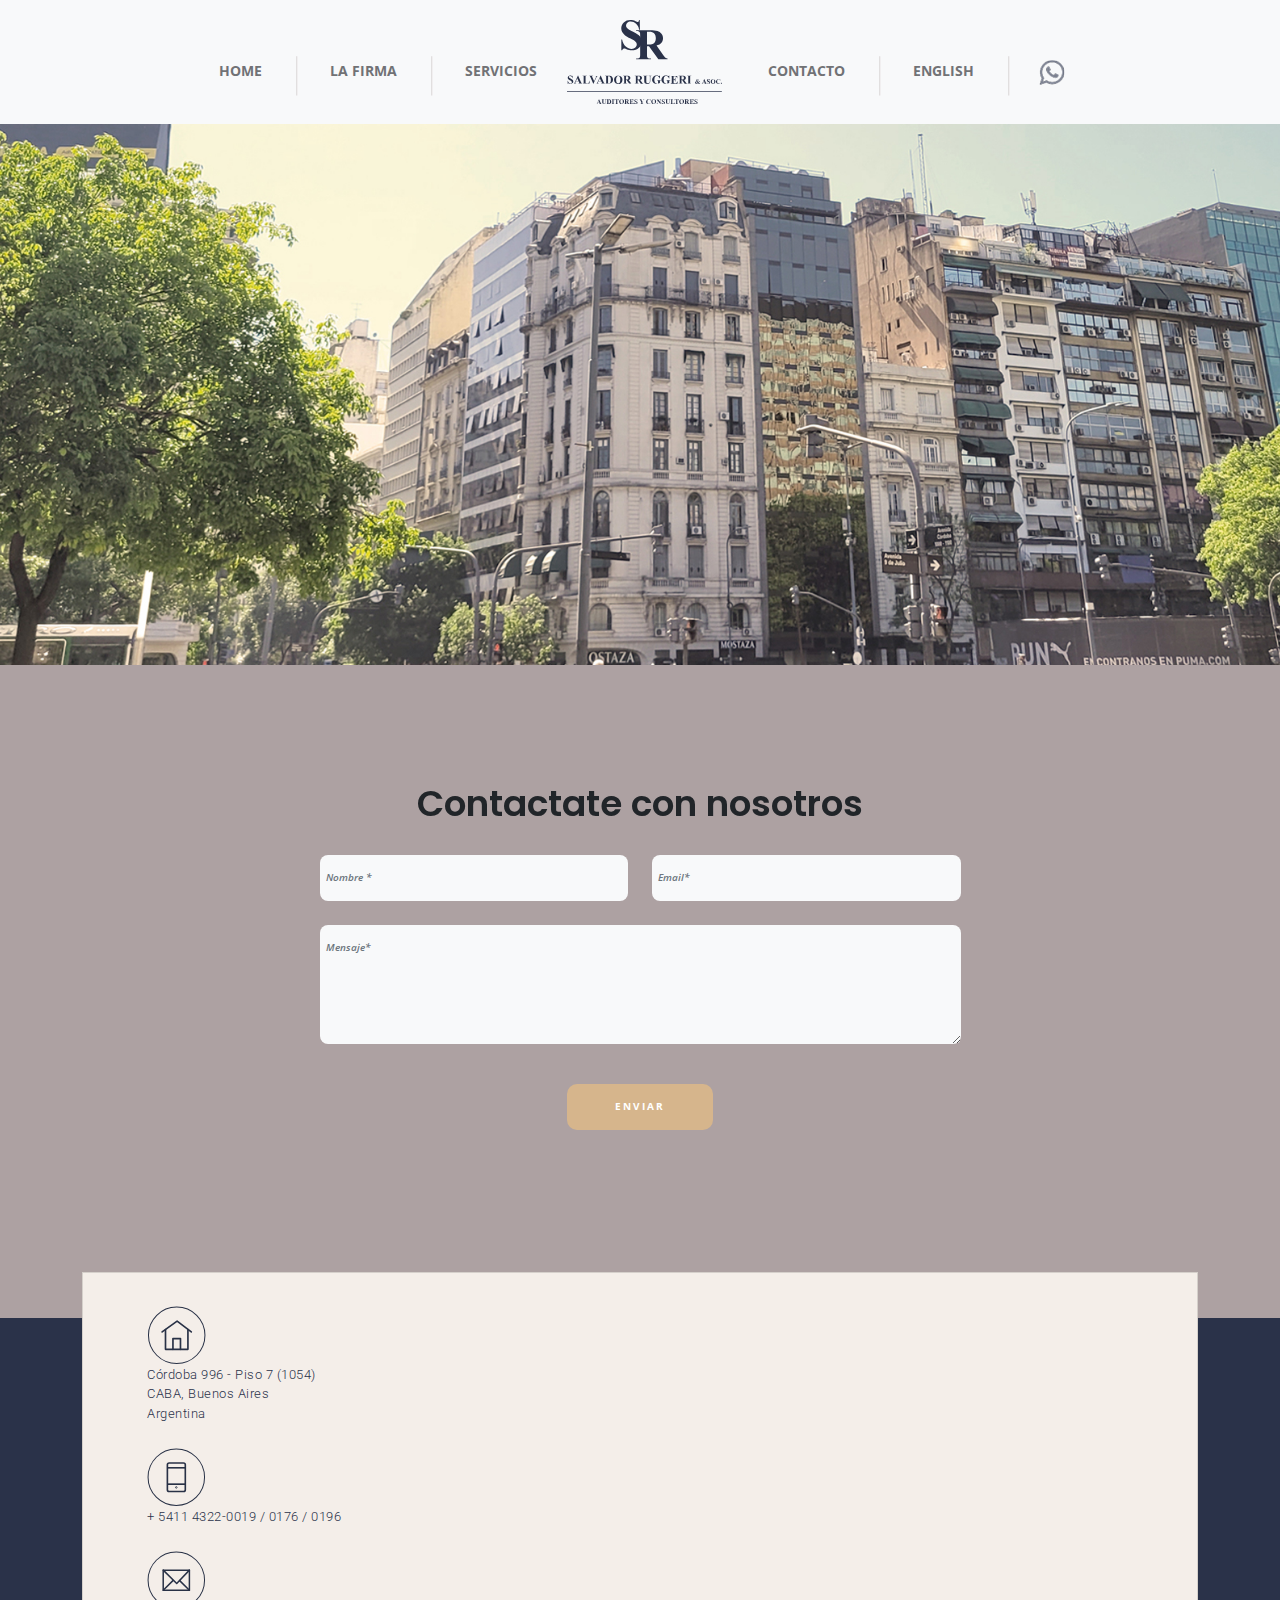
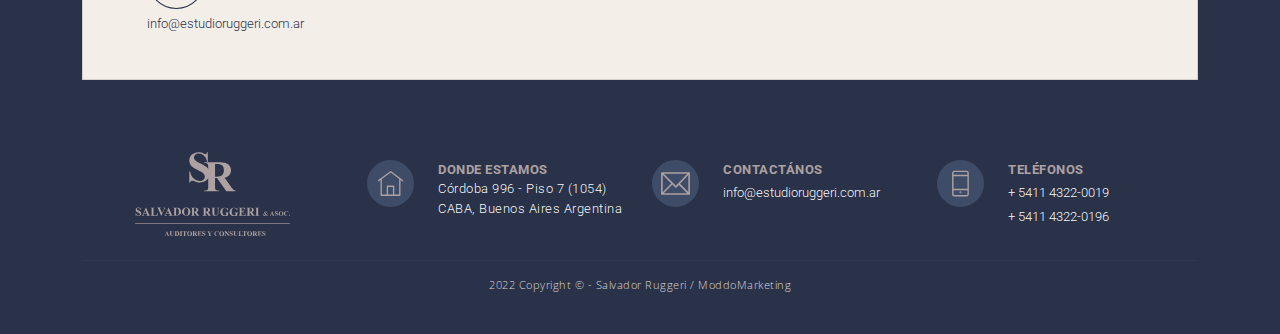
<file: contacto.html>
<!doctype html>
<html lang="en">
    <head>
        <meta charset="utf-8">
        <meta name="viewport" content="width=device-width, initial-scale=1">

        <meta name="description" content="">
        <meta name="author" content="">

        <title>Salvador Ruggeri & Asociados</title>

        <!-- CSS FILES -->
        <link rel="preconnect" href="https://fonts.googleapis.com">

        <link rel="preconnect" href="https://fonts.gstatic.com" crossorigin>
        
        <link href="https://fonts.googleapis.com/css2?family=Open+Sans:ital,wght@0,300;0,400;0,500;0,600;0,700;0,800;1,300;1,400;1,500;1,600;1,700;1,800&display=swap" rel="stylesheet">
        <link href="https://fonts.googleapis.com/css2?family=Poppins:ital,wght@0,100;0,200;0,300;0,400;0,500;0,600;0,700;1,100;1,200;1,300;1,400;1,500;1,600;1,700&display=swap" rel="stylesheet">
        <link href="https://fonts.googleapis.com/css2?family=Roboto:ital,wght@0,100;0,300;0,400;0,500;0,700;0,900;1,100;1,300;1,400;1,500;1,700;1,900&display=swap" rel="stylesheet">

        <link href="css/bootstrap.min.css" rel="stylesheet">
        <link href="css/bootstrap-icons.css" rel="stylesheet">

        <link rel="stylesheet" href="css/magnific-popup.css">

        <link href="css/aos.css" rel="stylesheet">

        <link href="css/style.css" rel="stylesheet">

        <link rel="shortcut icon" href="images/favicon.ico" type="image/x-icon">
        <link rel="icon" href="images/favicon.ico" type="image/x-icon">

    </head>
    
    <body>
    
        <main>

          

            <nav class="navbar navbar-expand-lg bg-light">
                <div class="container-xl">
                    <a class="navbar-brand mx-auto d-lg-none" href="index.html">
                        <img src="images/Logo_SR_Menu.svg" class="img-fluid" width="100px">
                    </a>

                    <button class="navbar-toggler" type="button" data-bs-toggle="collapse" data-bs-target="#navbarNav" aria-controls="navbarNav" aria-expanded="false" aria-label="Toggle navigation">
                        <span class="navbar-toggler-icon"></span>
                    </button>

                    <div class="collapse navbar-collapse" id="navbarNav">
                        <ul class="navbar-nav mx-auto">
                            <li class="nav-item active">
                                <a class="nav-link " href="index.html">HOME</a>
                            </li>
                            <div class="borde d-none d-lg-block">
                               <img src="images/barra.png" class="img-fluid">
                            </div>

                            <li class="nav-item">
                                <a class="nav-link " href="la-firma.html">LA FIRMA</a>
                            </li>
                            <div class="borde d-none d-lg-block">
                                <img src="images/barra.png" class="img-fluid">
                             </div>
                            <li class="nav-item">
                                <a class="nav-link " href="servicios.html">SERVICIOS</a>
                            </li>

                            <a class="navbar-brand d-none d-lg-block" href="index.html">
                                <img src="images/Logo_SR_Menu.svg" class="img-fluid" width="155px">
                             </a>

                            <li class="nav-item">
                                <a class="nav-link " href="contacto.html">CONTACTO</a>
                            </li>
                            <div class="borde d-none d-lg-block">
                                <img src="images/barra.png" class="img-fluid">
                             </div>
                            <li class="nav-item">
                                <a class="nav-link " href="eng/index.html">ENGLISH</a>
                            </li>
                            <div class="borde d-none d-lg-block">
                                <img src="images/barra.png" class="img-fluid">
                             </div>

                            <li class="nav-item">
                                <a class=" whatsapp" href="https://walink.co/2b9f1f" target="_blank"> <!-- <img src="images/Icono_Wapp_Menu.svg" class="pb-3" width="25px"> --> </a>
                            </li>
                        </ul>
                    </div>
                </div>
            </nav>

            <section class="section-padding  bg-contacto">
                <div class="container-sm mt-3 mb-3">
                    <div class="row">
                        <div class="col-lg-12 col-12">
                            <p class="text-secondary-white-color mt-5 mb-0 text-center fs-6 roboto">&nbsp;</p>
                            <h4 class="text-secondary-white-color mb-3  text-center poppins fw-semi-bold">&nbsp;</h4>
                        </div>

                        <div class="col-lg-12 col-12 mt-3 mb-5">
                            <p class="text-secondary-white-color  text-center roboto" >&nbsp;</p>
                                <p class="text-secondary-white-color  text-center mt-4 roboto">&nbsp;</p>
                                    <div class="col-lg-3 col-12  mt-3" style="margin: auto;">
                                 
                                </div>
                        </div>

                      

                    </div>
                </div>

               
            </section>

       

           
            <section class=" contact section-padding bg-violeta">
                <div class="container">
                    <div class="row">
                        
                        <div class="col-lg-7 col-12 mx-auto">

                            <h3 class="mb-4 text-center text-dark fw-semi-bold poppins" data-aos="fade-up">Contactate con nosotros</h3>

                            <form id="template-contactform"  class="form" method="post" name="template-contactform" action="sendemail.php">
                                <div class="messages"></div>

                                <div class="row">
                                    
                                    <div class="col-lg-6 col-6">
                                    

                                        <input type="text" id="template-contactform-name" placeholder="Nombre *" name="template-contactform-name" class="form-control bg-light"  required="required"
                                        data-error="Nombre es requerido.">
                                    </div>

                                    <div class="col-lg-6 col-6">
                                     

                                        <input type="email" id="template-contactform-email" name="template-contactform-email"  pattern="[^ @]*@[^ @]*" class="form-control bg-light" placeholder="Email*" required="required"
                                        data-error="Email es Requerido.">
                                    </div>

                                    <div class="col-12 my-4">
                                    

                                        <textarea  rows="6" class="form-control bg-light" id="template-contactform-subject"  name="template-contactform-subject" placeholder="Mensaje*" required="required"
                                        data-error="Mensaje es requerido."></textarea>
                                        
                                    </div>

                                </div>

                                <div class="contact-form text-center mt-3">
                                    <button type="submit" id="template-contactform-submit" name="template-contactform-submit" value="submit" class="button mx-auto px-5">ENVIAR</button>
                                </div>
                            </form>

                            
                        </div>

                    </div>
                </div>
            </section>
            <section class="bg-violeta pt-0 pb-5" style="padding-bottom: 150px; margin-top: -50PX;">
                <div class="container">
                    <div class="row">
                        
                        <div class="col-lg-7 col-12 mx-auto">

                            <h3 class="mb-4 text-center text-dark fw-semi-bold poppins" data-aos="fade-up">Donde estamos</h3>

                           
                            
                        </div>

                    </div>
                </div>



            </section>

            <section class="bg-blue pt-1">
                <div class="container">
                   
                   
                    <div class="card ps-5 " style="margin-top: -50px; background-color: #F4EEE9;">
                        <div class="row g-0">
                          <div class="col-md-4 py-3">
                             <div class="card-body">
                                <img src="images/contacto-direccion.svg" class="img-fluid" width="60px;">
                                <p class="fs-7 mb-4 fw-light roboto">Córdoba 996 - Piso 7 (1054)<br>
                                    CABA, Buenos Aires<br>
                                    Argentina</p>
                               
                                    <img src="images/contacto-telefono.svg" class="img-fluid"  width="60px;">
                                    <p class="fs-7 mb-4 fw-light roboto">+ 5411 4322-0019 / 0176 / 0196</p>
                                    <img src="images/contacto-email.svg" class="img-fluid" width="60px;"><br>
                                    <a href="mailto:info@estudioruggeri.com.ar" class="fw-light hover-gris fs-7 mb-4 roboto" target="_blank">info@estudioruggeri.com.ar</a>
                            </div>
                          </div>
                          <div class="col-md-8">
                          
                            <iframe src="https://www.google.com/maps/embed?pb=!1m18!1m12!1m3!1d3284.196470878403!2d-58.38312038519548!3d-34.59919306476486!2m3!1f0!2f0!3f0!3m2!1i1024!2i768!4f13.1!3m3!1m2!1s0x95bccac84556ce6d%3A0x1fdaa95ab453a92c!2sAv.%20C%C3%B3rdoba%20996%2C%20C1054%20San%20Nicolas%2C%20Buenos%20Aires!5e0!3m2!1ses!2sar!4v1668452774221!5m2!1ses!2sar" width="100%" height="400" style="border:0;" allowfullscreen="" loading="lazy" referrerpolicy="no-referrer-when-downgrade"></iframe>
                          </div>
                        </div>
                      </div>
                </div>


                
            </section>

           

        </main>

        <footer class="site-footer">
            <div class="container">
                <div class="row">

                    <div class="col-md-3 col-12 text-center">
                        <img src="images/footer/Logo_SR_Footer_Home.svg" class="img-fluid" width="155px">

                       
                    </div>

                    <div class="col-lg-3 col-12 mt-2 mt-xs-3">
                        <div class="row">
                        <div class="col-lg-3 col-3">
                        <img src="images/footer/Icono_DondeEstamos_Footer_Home.svg" class="img-fluid">
                        </div>
                        <div class="col-lg-9 col-9">
                        <p class=" mb-0 fs-7 fw-bold roboto" style="color: #ada1a2;">DONDE ESTAMOS</p>
                        <p class="text-secondary-white-color fs-7 mb-0 fw-light roboto">Córdoba 996 - Piso 7 (1054)
                            CABA, Buenos Aires
                            Argentina</p>
                            </div>
                            </div>
                    </div>

                  
                    <div class="col-lg-3 col-12  mt-2">
                        <div class="row">
                        <div class="col-lg-3 col-3">
                        <img src="images/footer/Icono_Contactanos_Footer_Home.svg" class="img-fluid">
                        </div>
                        <div class="col-lg-9 col-9">
                        <p class=" mb-0 fs-7 fw-bold roboto" style="color: #ada1a2;">CONTACTÁNOS</p>
                        <a href="mailto:info@estudioruggeri.com.ar" class="text-secondary-white-color fw-light fs-7 mb-0 roboto" target="_blank">info@estudioruggeri.com.ar</a>
                       
                            </div>
                            </div>
                    </div>
                    <div class="col-lg-3 col-12  mt-2">
                        <div class="row">
                        <div class="col-lg-3 col-3">
                        <img src="images/footer/Icono_Telefonos_Footer_Home.svg" class="img-fluid">
                        </div>
                        <div class="col-lg-9 col-9">
                        <p class=" mb-0 fs-7 fw-bold roboto" style="color: #ada1a2;">TELÉFONOS</p>
                        <a href="tel:+ 5411 4322-0019" class="text-secondary-white-color fs-7 mb-0 fw-light roboto">+ 5411 4322-0019</a><br>
                        <a href="tel:+ 5411 4322-0196" class="text-secondary-white-color fs-7 mb-0 fw-light roboto">+ 5411 4322-0196</a>
                        
                            </div>
                            </div>
                    </div>

                   
                    <div class="col-lg-12 col-12 text-center mt-2">
                        <hr>
                        <p class="copyright-text mb-0 fw-light fs-9" style="color: #dad5d5;">2022 Copyright © - Salvador Ruggeri / ModdoMarketing
                        </p>
                    </div>


                </div>
            </section>
        </footer>

        <!-- JAVASCRIPT FILES -->
        <script src="js/jquery.min.js"></script>
        <script src="js/bootstrap.bundle.min.js"></script>
        <script src="js/jquery.sticky.js"></script>
        <script src="js/aos.js"></script>
        <script src="js/jquery.magnific-popup.min.js"></script>
        <script src="js/magnific-popup-options.js"></script>
        <script src="js/scrollspy.min.js"></script>
        <script src="js/custom.js"></script>
     

    </body>
</html>
</file>
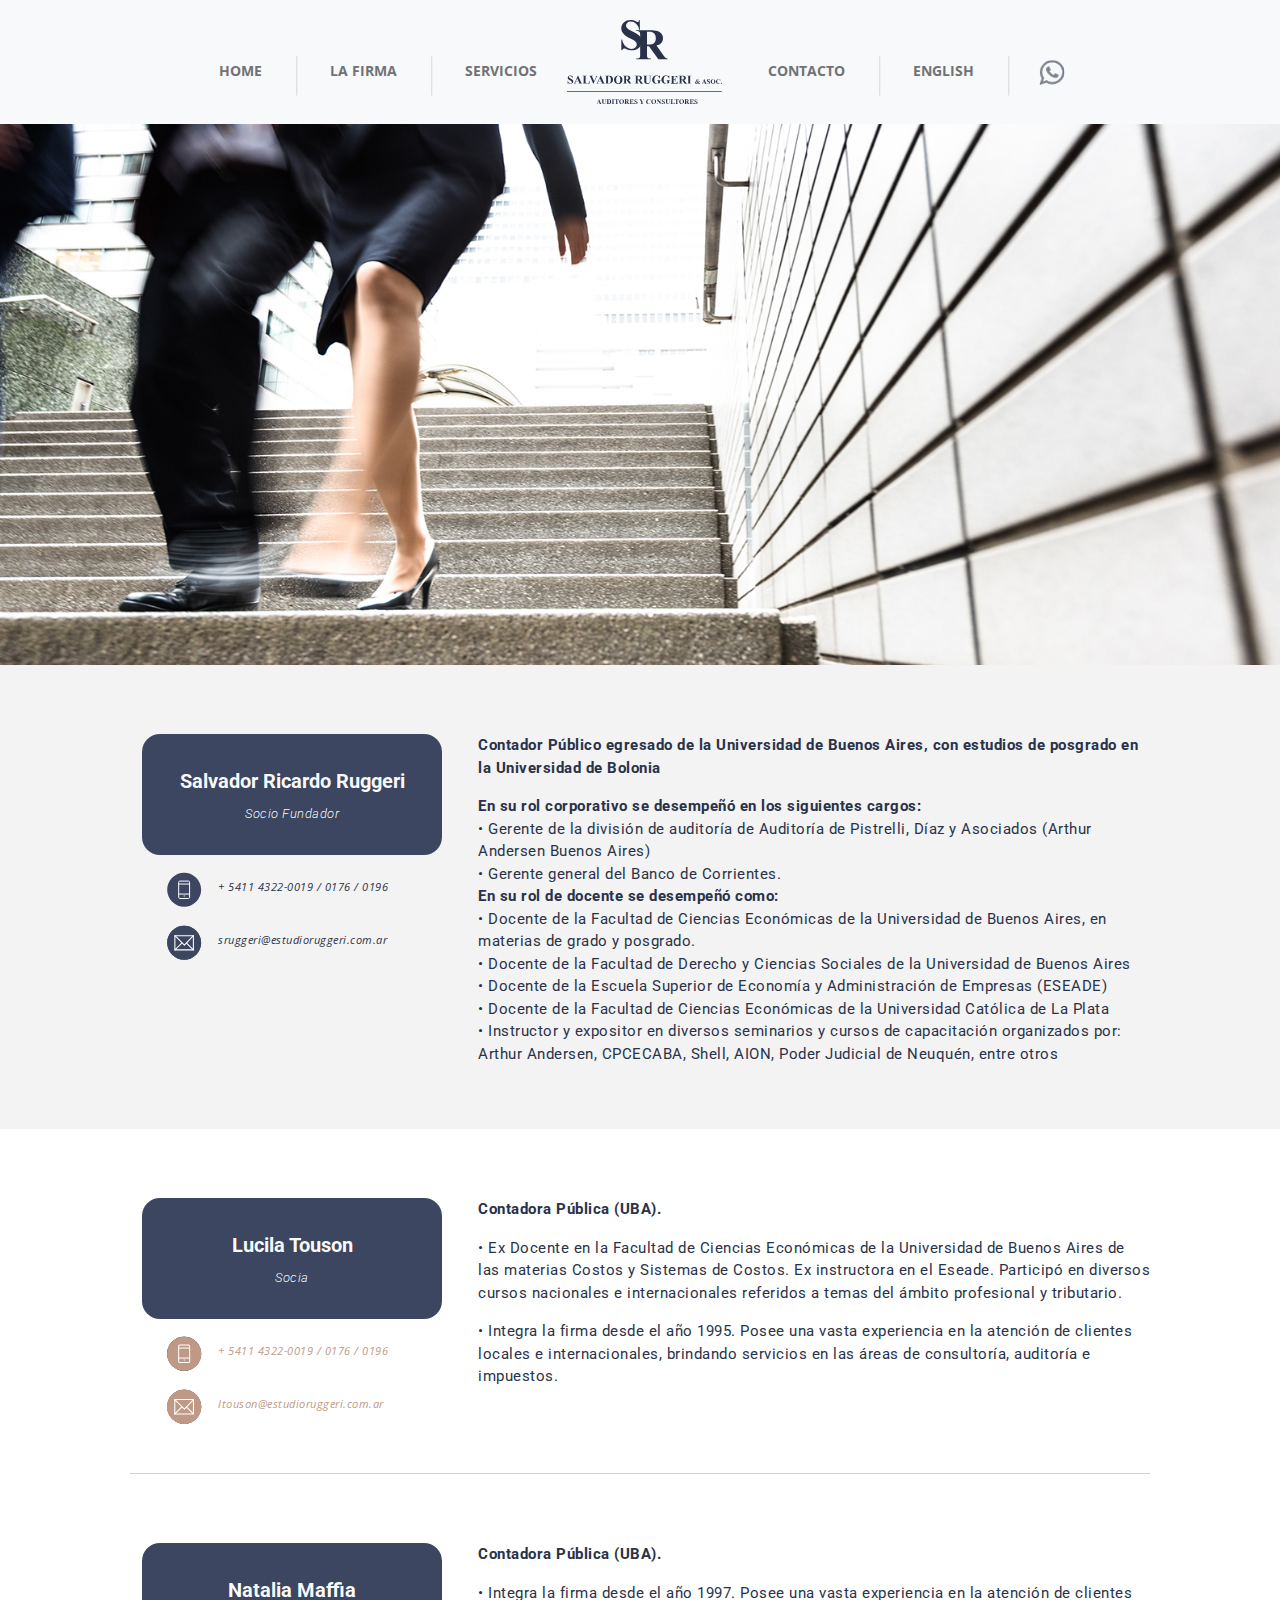
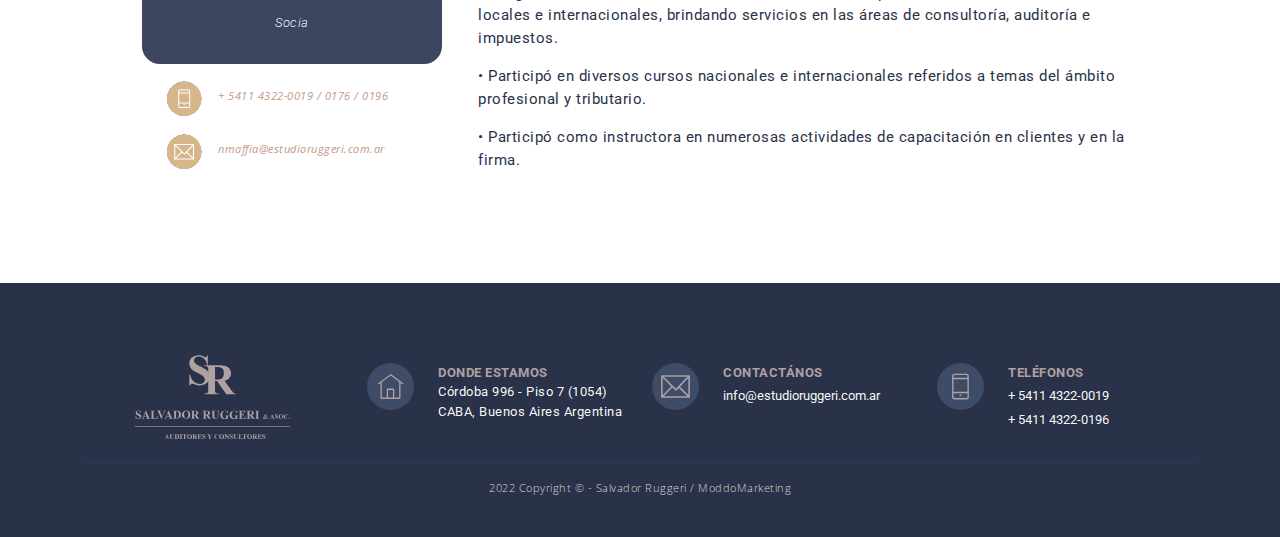
<file: equipo.html>
<!doctype html>
<html lang="en">
    <head>
        <meta charset="utf-8">
        <meta name="viewport" content="width=device-width, initial-scale=1">

        <meta name="description" content="">
        <meta name="author" content="">

        <title>Profesionales | Salvador Ruggeri & Asociados</title>

        <!-- CSS FILES -->
        <link rel="preconnect" href="https://fonts.googleapis.com">

        <link rel="preconnect" href="https://fonts.gstatic.com" crossorigin>
        
        <link href="https://fonts.googleapis.com/css2?family=Open+Sans:ital,wght@0,300;0,400;0,500;0,600;0,700;0,800;1,300;1,400;1,500;1,600;1,700;1,800&display=swap" rel="stylesheet">
        <link href="https://fonts.googleapis.com/css2?family=Poppins:ital,wght@0,100;0,200;0,300;0,400;0,500;0,600;0,700;1,100;1,200;1,300;1,400;1,500;1,600;1,700&display=swap" rel="stylesheet">
        <link href="https://fonts.googleapis.com/css2?family=Roboto:ital,wght@0,100;0,300;0,400;0,500;0,700;0,900;1,100;1,300;1,400;1,500;1,700;1,900&display=swap" rel="stylesheet">

        <link href="css/bootstrap.min.css" rel="stylesheet">
        <link href="css/bootstrap-icons.css" rel="stylesheet">

        <link rel="stylesheet" href="css/magnific-popup.css">

        <link href="css/aos.css" rel="stylesheet">

        <link href="css/style.css" rel="stylesheet">

        <link rel="shortcut icon" href="images/favicon.ico" type="image/x-icon">
        <link rel="icon" href="images/favicon.ico" type="image/x-icon">

    </head>
    
    <body>
    
        <main>

         

            <nav class="navbar navbar-expand-lg bg-light">
                <div class="container-xl">
                    <a class="navbar-brand mx-auto d-lg-none" href="index.html">
                        <img src="images/Logo_SR_Menu.svg" class="img-fluid" width="100px">
                    </a>

                    <button class="navbar-toggler" type="button" data-bs-toggle="collapse" data-bs-target="#navbarNav" aria-controls="navbarNav" aria-expanded="false" aria-label="Toggle navigation">
                        <span class="navbar-toggler-icon"></span>
                    </button>

                    <div class="collapse navbar-collapse" id="navbarNav">
                        <ul class="navbar-nav mx-auto">
                            <li class="nav-item active">
                                <a class="nav-link " href="index.html">HOME</a>
                            </li>
                            <div class="borde d-none d-lg-block">
                               <img src="images/barra.png" class="img-fluid">
                            </div>

                            <li class="nav-item">
                                <a class="nav-link " href="la-firma.html">LA FIRMA</a>
                            </li>
                            <div class="borde d-none d-lg-block">
                                <img src="images/barra.png" class="img-fluid">
                             </div>
                            <li class="nav-item">
                                <a class="nav-link " href="servicios.html">SERVICIOS</a>
                            </li>

                            <a class="navbar-brand d-none d-lg-block" href="index.html">
                                <img src="images/Logo_SR_Menu.svg" class="img-fluid" width="155px">
                             </a>

                            <li class="nav-item">
                                <a class="nav-link " href="contacto.html">CONTACTO</a>
                            </li>
                            <div class="borde d-none d-lg-block">
                                <img src="images/barra.png" class="img-fluid">
                             </div>
                            <li class="nav-item">
                                <a class="nav-link " href="eng/index.html">ENGLISH</a>
                            </li>
                            <div class="borde d-none d-lg-block">
                                <img src="images/barra.png" class="img-fluid">
                             </div>

                             <li class="nav-item">
                                <a class=" whatsapp" href="https://walink.co/2b9f1f" target="_blank"> <!-- <img src="images/Icono_Wapp_Menu.svg" class="pb-3" width="25px"> --> </a>
                            </li>
                        </ul>
                    </div>
                </div>
            </nav>

            <section class="section-padding  bg-equipo">
                <div class="container-sm mt-3 mb-3">
                    <div class="row">
                        <div class="col-lg-12 col-12">
                            <p class="text-secondary-white-color mt-5 mb-0 text-center fs-6 roboto">&nbsp;</p>
                            <h4 class="text-secondary-white-color mb-3  text-center poppins fw-semi-bold">&nbsp;</h4>
                        </div>

                        <div class="col-lg-12 col-12 mt-3 mb-5">
                            <p class="text-secondary-white-color  text-center roboto" >&nbsp;</p>
                                <p class="text-secondary-white-color  text-center mt-4 roboto">&nbsp;</p>
                                    <div class="col-lg-3 col-12  mt-3" style="margin: auto;">
                                 
                                </div>
                        </div>

                      

                    </div>
                </div>

               
            </section>

         


  

            <div id="ruggeri"  style="height: 5px;background-color: #F3F3F3;"></div>
  <section  class="section-padding pt-5 pb-0" style="background-color: #F3F3F3;">
   
            <div class="container-sm">
              
                <div class="content mx-5">      
                        <div class="row">
                           
                            <div class="col-lg-4 px-0 mt-3 mb-lg-5">
                                <div class="card bg-dark text-center pt-2" style="border-radius: 18px;margin: 0 1.5em; border:none;">
                                    <div class="card-body">
                                       
                                                      
                                    <h5  class="text-secondary-white-color pt-2 fs-5 fw-bold roboto">Salvador Ricardo Ruggeri</h5>
                                        <p class="text-secondary-white-color mb-3 text-center px-4 fs-7 fst-italic fw-light roboto">Socio Fundador</p>
                                    
                                    </div>
                            </div>

                            <div class="row mt-3 ms-lg-5 ms-xs-5">
                                <div class="col-lg-2 col-2 px-0">
                                     <img src="images/celular.svg" class="pb-3" width="37px">
                                     </div>

                                     <div class="col-lg-8 col-8 px-0">      
                            <p class="pt-2 fs-8 fst-italic"> + 5411 4322-0019 / 0176 / 0196 </p>
                            </div>
                            </div>
                            <div class="row ms-lg-5 ms-xs-5">
                                <div class="col-lg-2 col-2 px-0">
                                     <img src="images/email.svg" class="pb-3" width="37px">
                                     </div>

                                     <div class="col-lg-8 col-8 px-0">      
                            <p class=" pt-2 fs-8 fst-italic"><a class="hover-gris" href="mailto:sruggeri@estudioruggeri.com.ar" target="_blank"> sruggeri@estudioruggeri.com.ar </a></p>
                            </div>
                            </div>


                            </div>
                          
                            <div class="col-lg-8  mt-3 mb-lg-5">
                               
                                       <p class=" mb-3 roboto fw-bold">Contador Público egresado de la Universidad de Buenos Aires,
                                        con estudios de posgrado en la Universidad de Bolonia</p>
                                        <p class="roboto fw-bold pb-0 mb-0">En su rol corporativo se desempeñó en los siguientes cargos:</p>
                                        <p class="roboto  pb-0 mb-0">• Gerente de la división de auditoría de Auditoría de Pistrelli, Díaz y Asociados
                                            (Arthur Andersen Buenos Aires)<br>
                                            • Gerente general del Banco de Corrientes.
                                            </p>
                                            <p class="roboto fw-bold pb-0 mb-0">En su rol de docente se desempeñó como: 
                                            </p>
                                            <p class="roboto">• Docente de la Facultad de Ciencias Económicas de la Universidad de Buenos Aires,
                                                en materias de grado y posgrado.<br>
                                                • Docente de la Facultad de Derecho y Ciencias Sociales de la Universidad de Buenos Aires<br>
                                                • Docente de la Escuela Superior de Economía y Administración de Empresas (ESEADE)<br>
                                                • Docente de la Facultad de Ciencias Económicas de la Universidad Católica de La Plata<br>
                                                • Instructor y expositor en diversos seminarios y cursos de capacitación organizados por:
                                                Arthur Andersen, CPCECABA, Shell, AION, Poder Judicial de Neuquén, entre otros</p>    
                                   
                            </div> 
                        </div> 
                    </div> 
                </div> 
</section>
           
<div id="touson"  style="height: 5px;"></div>
<section  class="section-padding pt-5 pb-5">
    <div class="container-sm">
        <div class="content mx-5">      
                <div class="row">
                    <div class="col-lg-4 px-0 mt-3 mb-3">
                        <div class="card bg-dark  text-center pt-2" style="border-radius: 18px;margin: 0 1.5em; border:none;">
                            <div class="card-body">
                               
                                              
                            <h4  class="text-secondary-white-color pt-2 fs-5 fw-bold roboto">Lucila Touson</h4>
                                <p class="text-secondary-white-color mb-3 text-center px-4 fs-7 fst-italic fw-light roboto">Socia</p>
                            
                            </div>
                    </div>

                    <div class="row mt-3 ms-lg-5 ms-xs-5">
                        <div class="col-lg-2 col-2 px-0">
                             <img src="images/celular-beige-oscuro.svg" class="pb-3" width="37px">
                             </div>

                             <div class="col-lg-8 col-8 px-0">      
                    <p class="text-beige-oscuro pt-2 fs-8 fst-italic"> + 5411 4322-0019 / 0176 / 0196 </p>
                    </div>
                    </div>
                    <div class="row ms-lg-5 ms-xs-5">
                        <div class="col-lg-2 col-2 px-0">
                             <img src="images/email-beige-oscuro.svg" class="pb-3" width="37px">
                             </div>

                             <div class="col-lg-8 col-8 px-0">      
                    <p class="text-beige-oscuro  pt-2 fs-8 fst-italic"> <a class="text-beige-oscuro" href="mailto:ltouson@estudioruggeri.com.ar" target="_blank">ltouson@estudioruggeri.com.ar</a> </p>
                    </div>
                    </div>


                    </div>
                  
                    <div class="col-lg-8  mt-3  mb-3">
                       
                               <p class=" mb-3 roboto fw-bold">Contadora Pública (UBA).</p>
                               
                                <p class="roboto">• Ex Docente en la Facultad de Ciencias Económicas de la Universidad de Buenos Aires de las materias Costos y Sistemas de Costos. Ex instructora en el Eseade. Participó en diversos cursos nacionales e internacionales referidos a temas del ámbito profesional y tributario.</p>
                                  
                                    <p class="roboto">• Integra la firma desde el año 1995. Posee una vasta experiencia en la atención de clientes locales e internacionales, brindando servicios en las áreas de consultoría, auditoría e impuestos.
                                    </p>    
                                         
                           
                    </div> 
                </div> 


                <hr>

                <div id="maffia"  style="height: 5px;"></div>
                <div class="row">
                    <div class="col-lg-4 px-0 mt-5 mb-lg-5">
                        <div class="card bg-dark  text-center pt-2" style="border-radius: 18px;margin: 0 1.5em; border:none;">
                            <div class="card-body">
                               
                                              
                            <h4  class="text-secondary-white-color pt-2 fs-5 fw-bold roboto">Natalia Maffia</h4>
                                <p class="text-secondary-white-color mb-3 text-center px-4 fs-7 fst-italic fw-light roboto">Socia</p>
                            
                            </div>
                    </div>

                    <div class="row mt-3 ms-lg-5 ms-xs-5">
                        <div class="col-lg-2 col-2 px-0">
                             <img src="images/celular-beige.svg" class="pb-3" width="37px">
                             </div>

                             <div class="col-lg-8 col-8 px-0">      
                    <p class="text-beige-oscuro  pt-2 fs-8 fst-italic"> + 5411 4322-0019 / 0176 / 0196 </p>
                    </div>
                    </div>
                    <div class="row ms-lg-5 ms-xs-5">
                        <div class="col-lg-2 col-2 px-0">
                             <img src="images/email-beige.svg" class="pb-3" width="37px">
                             </div>

                             <div class="col-lg-8 col-8 px-0">      
                    <p class="text-beige-oscuro pt-2 fs-8 fst-italic"> <a class="text-beige-oscuro" href="mailto:nmaffia@estudioruggeri.com.ar" target="_blank">nmaffia@estudioruggeri.com.ar </a></p>
                    </div>
                    </div>


                    </div>
                  
                    <div class="col-lg-8  mt-5 mb-lg-5">
                       
                               <p class=" mb-3 roboto fw-bold">Contadora Pública (UBA).</p>
                               
                                <p class="roboto">• Integra la firma desde el año 1997. Posee una vasta experiencia en la atención de clientes locales e internacionales, brindando servicios en las áreas de consultoría, auditoría e impuestos.</p>
                                  
                                    <p class="roboto">• Participó en diversos cursos nacionales e internacionales referidos a temas del ámbito profesional y tributario.</p>    
                                        <p class="roboto">• Participó como instructora en numerosas actividades de capacitación en clientes y en la firma.</p>    
                                      
                           
                    </div> 
                </div> 
            </div> 
        </div> 
</section>
        
           

        </main>

        <footer class="site-footer">
            <div class="container">
                <div class="row">

                    <div class="col-md-3 col-12 text-center">
                        <img src="images/footer/Logo_SR_Footer_Home.svg" class="img-fluid" width="155px">

                       
                    </div>

                    <div class="col-lg-3 col-12 mt-2 mt-xs-3">
                        <div class="row">
                        <div class="col-lg-3 col-3">
                        <img src="images/footer/Icono_DondeEstamos_Footer_Home.svg" class="img-fluid">
                        </div>
                        <div class="col-lg-9 col-9">
                        <p class=" mb-0 fs-7 fw-bold roboto" style="color: #ada1a2;">DONDE ESTAMOS</p>
                        <p class="text-secondary-white-color fs-7 mb-0 roboto">Córdoba 996 - Piso 7 (1054)
                            CABA, Buenos Aires
                            Argentina</p>
                            </div>
                            </div>
                    </div>

                  
                    <div class="col-lg-3 col-12  mt-2">
                        <div class="row">
                        <div class="col-lg-3 col-3">
                        <img src="images/footer/Icono_Contactanos_Footer_Home.svg" class="img-fluid">
                        </div>
                        <div class="col-lg-9 col-9">
                        <p class=" mb-0 fs-7 fw-bold roboto" style="color: #ada1a2;">CONTACTÁNOS</p>
                        <a href="mailto:info@estudioruggeri.com.ar" class="text-secondary-white-color fs-7 mb-0 roboto" target="_blank">info@estudioruggeri.com.ar</a>
                       
                            </div>
                            </div>
                    </div>
                    <div class="col-lg-3 col-12  mt-2">
                        <div class="row">
                        <div class="col-lg-3 col-3">
                        <img src="images/footer/Icono_Telefonos_Footer_Home.svg" class="img-fluid">
                        </div>
                        <div class="col-lg-9 col-9">
                        <p class=" mb-0 fs-7 fw-bold roboto" style="color: #ada1a2;">TELÉFONOS</p>
                        <a href="tel:+ 5411 4322-0019" class="text-secondary-white-color fs-7 mb-0 roboto">+ 5411 4322-0019</a><br>
                        <a href="tel:+ 5411 4322-0196" class="text-secondary-white-color fs-7 mb-0 roboto">+ 5411 4322-0196</a>
                        
                            </div>
                            </div>
                    </div>

                   
                    <div class="col-lg-12 col-12 text-center mt-2">
                        <hr>
                        <p class="copyright-text mb-0 fw-light fs-9" style="color: #dad5d5;">2022 Copyright © - Salvador Ruggeri / ModdoMarketing
                        </p>
                    </div>


                </div>
            </section>
        </footer>

        <!-- JAVASCRIPT FILES -->
        <script src="js/jquery.min.js"></script>
        <script src="js/bootstrap.bundle.min.js"></script>
        <script src="js/jquery.sticky.js"></script>
        <script src="js/aos.js"></script>
        <script src="js/jquery.magnific-popup.min.js"></script>
        <script src="js/magnific-popup-options.js"></script>
        <script src="js/scrollspy.min.js"></script>
        <script src="js/custom.js"></script>
     

    </body>
</html>
</file>
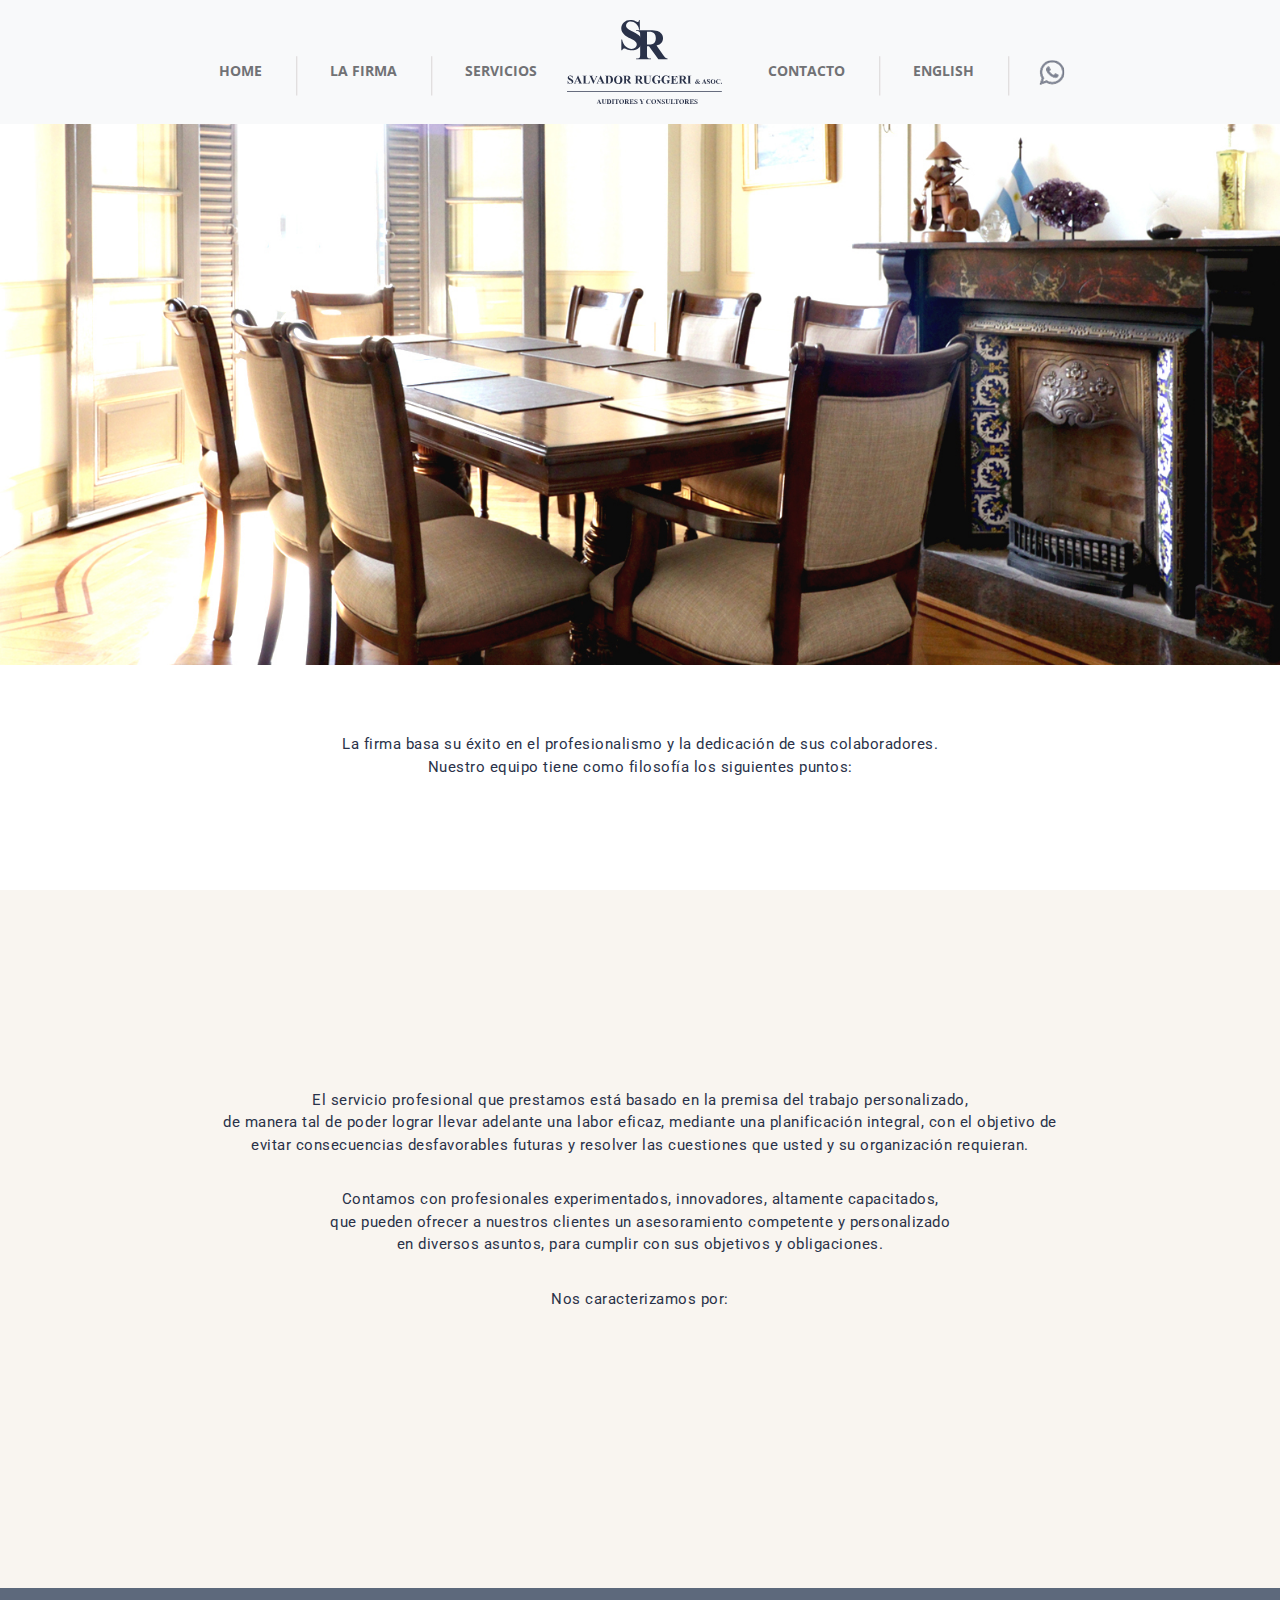
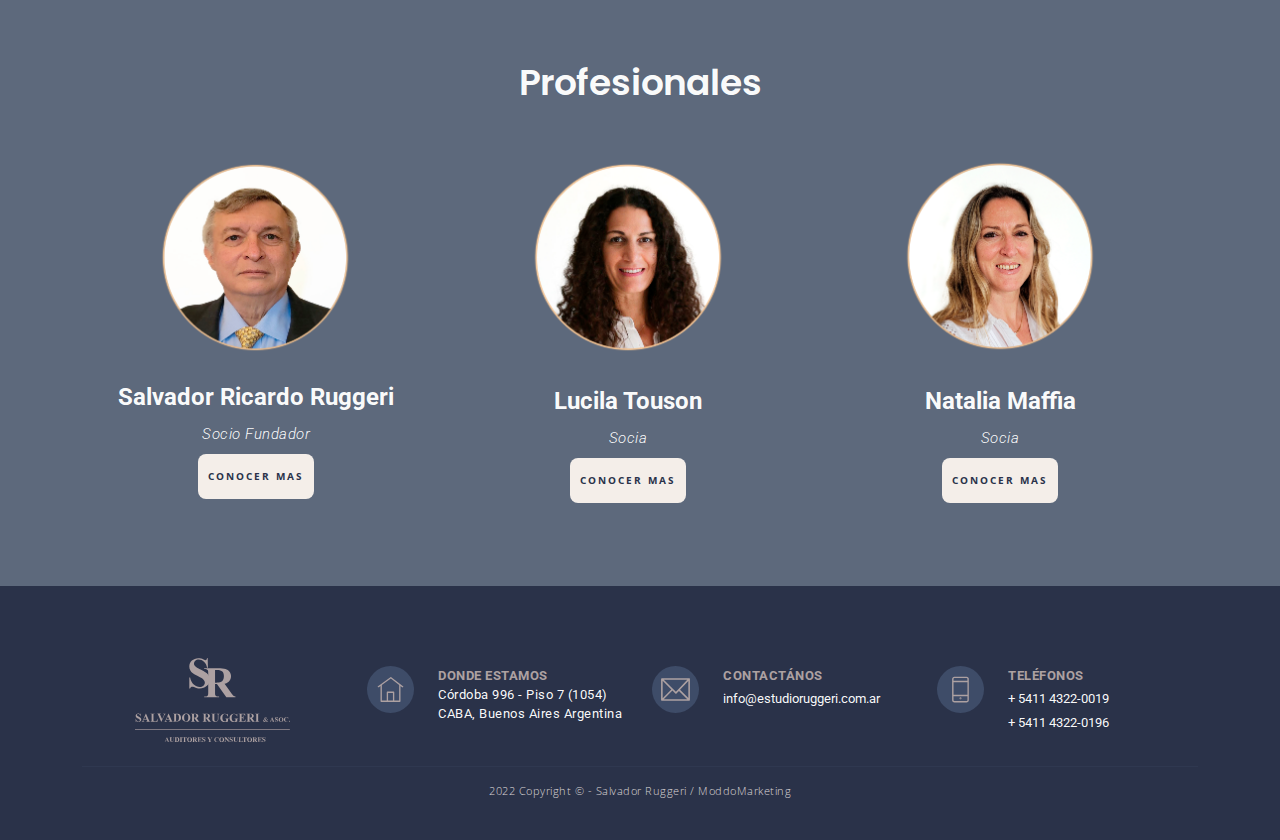
<file: la-firma.html>
<!doctype html>
<html lang="en">
    <head>
        <meta charset="utf-8">
        <meta name="viewport" content="width=device-width, initial-scale=1">

        <meta name="description" content="">
        <meta name="author" content="">

        <title>La Firma | Salvador Ruggeri & Asociados</title>

        <!-- CSS FILES -->
        <link rel="preconnect" href="https://fonts.googleapis.com">

        <link rel="preconnect" href="https://fonts.gstatic.com" crossorigin>
        
        <link href="https://fonts.googleapis.com/css2?family=Open+Sans:ital,wght@0,300;0,400;0,500;0,600;0,700;0,800;1,300;1,400;1,500;1,600;1,700;1,800&display=swap" rel="stylesheet">
        <link href="https://fonts.googleapis.com/css2?family=Poppins:ital,wght@0,100;0,200;0,300;0,400;0,500;0,600;0,700;1,100;1,200;1,300;1,400;1,500;1,600;1,700&display=swap" rel="stylesheet">
        <link href="https://fonts.googleapis.com/css2?family=Roboto:ital,wght@0,100;0,300;0,400;0,500;0,700;0,900;1,100;1,300;1,400;1,500;1,700;1,900&display=swap" rel="stylesheet">

        <link href="css/bootstrap.min.css" rel="stylesheet">
        <link href="css/bootstrap-icons.css" rel="stylesheet">

        <link rel="stylesheet" href="css/magnific-popup.css">

        <link href="css/aos.css" rel="stylesheet">

        <link href="css/style.css" rel="stylesheet">

        <link rel="shortcut icon" href="images/favicon.ico" type="image/x-icon">
        <link rel="icon" href="images/favicon.ico" type="image/x-icon">

    </head>
    
    <body>
    
        <main>

         

            <nav class="navbar navbar-expand-lg bg-light">
                <div class="container-xl">
                    <a class="navbar-brand mx-auto d-lg-none" href="index.html">
                        <img src="images/Logo_SR_Menu.svg" class="img-fluid" width="100px">
                    </a>

                    <button class="navbar-toggler" type="button" data-bs-toggle="collapse" data-bs-target="#navbarNav" aria-controls="navbarNav" aria-expanded="false" aria-label="Toggle navigation">
                        <span class="navbar-toggler-icon"></span>
                    </button>

                    <div class="collapse navbar-collapse" id="navbarNav">
                        <ul class="navbar-nav mx-auto">
                            <li class="nav-item active">
                                <a class="nav-link " href="index.html">HOME</a>
                            </li>
                            <div class="borde d-none d-lg-block">
                               <img src="images/barra.png" class="img-fluid">
                            </div>

                            <li class="nav-item">
                                <a class="nav-link " href="la-firma.html">LA FIRMA</a>
                            </li>
                            <div class="borde d-none d-lg-block">
                                <img src="images/barra.png" class="img-fluid">
                             </div>
                            <li class="nav-item">
                                <a class="nav-link " href="servicios.html">SERVICIOS</a>
                            </li>

                            <a class="navbar-brand d-none d-lg-block" href="index.html">
                                <img src="images/Logo_SR_Menu.svg" class="img-fluid" width="155px">
                             </a>

                            <li class="nav-item">
                                <a class="nav-link " href="contacto.html">CONTACTO</a>
                            </li>
                            <div class="borde d-none d-lg-block">
                                <img src="images/barra.png" class="img-fluid">
                             </div>
                            <li class="nav-item">
                                <a class="nav-link " href="contacto.html">ENGLISH</a>
                            </li>
                            <div class="borde d-none d-lg-block">
                                <img src="images/barra.png" class="img-fluid">
                             </div>

                             <li class="nav-item">
                                <a class=" whatsapp" href="https://walink.co/2b9f1f" target="_blank"> <!-- <img src="images/Icono_Wapp_Menu.svg" class="pb-3" width="25px"> --> </a>
                            </li>
                        </ul>
                    </div>
                </div>
            </nav>

            <section class="section-padding  bg-firma">
                <div class="container-sm mt-3 mb-3">
                    <div class="row">
                        <div class="col-lg-12 col-12">
                            <p class="text-secondary-white-color mt-5 mb-0 text-center fs-6 roboto">&nbsp;</p>
                            <h4 class="text-secondary-white-color mb-3  text-center poppins fw-semi-bold">&nbsp;</h4>
                        </div>

                        <div class="col-lg-12 col-12 mt-3 mb-5">
                            <p class="text-secondary-white-color  text-center roboto" >&nbsp;</p>
                                <p class="text-secondary-white-color  text-center mt-4 roboto">&nbsp;</p>
                                    <div class="col-lg-3 col-12  mt-3" style="margin: auto;">
                                 
                                </div>
                        </div>

                      

                    </div>
                </div>

               
            </section>

         


  <section class="section-padding pt-1 pb-5">
                <div class="container-sm mt-3 ">
                    <div class="row">
                        <div class="col-lg-12 col-12">
                            <p class="mt-5 mb-3 text-center roboto">La firma basa su éxito en el profesionalismo y la dedicación de sus colaboradores.<br>
                                Nuestro equipo tiene como filosofía los siguientes puntos:
                            </p>
                        </div>
                    </div>
                </div>
                </section>


  <section class="section-padding mt-5 pt-5 pb-0"  style="background-color: #F9F5F0;">
            <div class="container" style="margin-top: -150px;">
                                
                        <div class="row">
                            <div class="col-lg-4  mt-3 mb-lg-5">
                                <div class="card bg-beige text-center mx-4  pt-2 pb-2" style="border-radius: 18px;margin: 0 1.5em; border:none;"  data-aos="fade-down">
                                    <div class="card-body">
                                       
                                                      
                                    <h5 class="text-secondary-white-color fw-semi-bold poppins">Alta<br>
                                        especialización</h5>
                                        <p class=" mb-3 text-center px-4 fs-7 ">Es la única forma de obtener
                                            el máximo rendimiento
                                            del plantel profesional en
                                            un marco de trabajo en equipo.
                                        </p>
                                    
                                    </div>
                            </div>
                            </div>
                          
                            <div class="col-lg-4  mt-3 mb-lg-5">
                                <div class="card bg-beige text-center  mx-4 pt-2 pb-2" style="border-radius: 18px;margin: 0 1.5em; border:none;"  data-aos="fade-down">
                                    <div class="card-body">
                                       
                                                      
                                    <h5 class="text-secondary-white-color fw-semi-bold poppins">Idoneidad<br>&nbsp;</h5>
                                        <p class=" mb-3 text-center fs-7 px-4 ">Es el compromiso
                                            que asumimos con el Cliente
                                            para desempeñar nuestra tarea
                                            con calidad y responsabilidad
                                            en un marco ético.
                                        </p>
                                    
                                    </div>
                            </div>
                            </div> 
                            
                           
                            <div class="col-lg-4  mt-3 mb-lg-5">
                                <div class="card bg-beige text-center  mx-4  pt-2 pb-2" style="border-radius: 18px;margin: 0 1.5em; border:none;"  data-aos="fade-down">
                                    <div class="card-body">
                                       
                                                      
                                    <h5 class="text-secondary-white-color fw-semi-bold poppins">Vocación<br>
                                        de servicio</h5>
                                        <p class=" mb-3 text-center fs-7 px-4 ">Estar al servicio del Cliente
                                            en forma permanente para
                                            resolver sus problemas.<br>&nbsp;
                                            
                                        </p>
                                    
                                    </div>
                            </div>
                            </div>
                            
                            <div class="col-lg-12 col-12">
                                <p class="mt-3 mb-3 text-center roboto">El servicio profesional que prestamos está basado en la premisa del trabajo personalizado,<br>
                                    de manera tal de poder lograr llevar adelante una labor eficaz, mediante una planificación integral, con el objetivo de<br>
                                    evitar consecuencias desfavorables futuras y resolver las cuestiones que usted y su organización requieran.
                                </p>
                            </div>
                            <div class="col-lg-12 col-12">
                                <p class="mt-3 mb-3 text-center roboto">Contamos con profesionales experimentados, innovadores, altamente capacitados,<br>
                                    que pueden ofrecer a nuestros clientes un asesoramiento competente y personalizado<br>
                                    en diversos asuntos, para cumplir con sus objetivos y obligaciones.
                                </p>
                            </div>
                            <div class="col-lg-12 col-12">
                                <p class="mt-3 mb-5 text-center roboto">Nos caracterizamos por:
                                </p>
                            </div>


                            <div class="col-lg-3  mt-3 mb-lg-5">
                                <div class="card text-center  pt-2 pb-2" style="margin: 0 1.5em; border:none;"  data-aos="fade-up">
                                    <div class="card-body"  style="height: 150px;">
                                       <img src="images/Icono_CkeckBeige_firma.svg" width="50px" style="margin-top: -80px;"/>
                                   
                                        <p class=" mb-3 text-center fs-7 px-4 roboto">Especial énfasis en la
                                            selección en materia de
                                            atributos personales
                                            del profesional.
                                            
                                        </p>
                                    
                                    </div>
                            </div>
                            </div>
                            <div class="col-lg-3  mt-3 mb-lg-5">
                                <div class="card text-center  pt-2 pb-2" style="margin: 0 1.5em; border:none;"  data-aos="fade-up">
                                    <div class="card-body" style="height: 150px;">
                                       <img src="images/Icono_CkeckAzul_LaFirma.svg" width="50px" style="margin-top: -80px;"/>
                                   
                                        <p class=" mb-3 text-center fs-7 px-4 roboto">Desarrollo
                                            y fortalecimiento del
                                            concepto de “Equipo”.
                                            
                                        </p>
                                    
                                    </div>
                            </div>
                            </div>
                            <div class="col-lg-3  mt-3 mb-lg-5">
                                <div class="card text-center  pt-2 pb-2" style="margin: 0 1.5em; border:none;"  data-aos="fade-up">
                                    <div class="card-body"  style="height: 150px;">
                                       <img src="images/Icono_CkeckBeige_firma.svg" width="50px" style="margin-top: -80px;"/>
                                   
                                        <p class=" mb-3 text-center fs-7 px-4 roboto">Permanentes
                                            programas<br> de
                                            capacitación.
                                            
                                        </p>
                                    
                                    </div>
                            </div>
                            </div>
                            <div class="col-lg-3  mt-3 mb-lg-5">
                                <div class="card text-center  pt-2 pb-2" style="margin: 0 1.5em; border:none;"  data-aos="fade-up">
                                    <div class="card-body"  style="height: 150px;">
                                       <img src="images/Icono_CkeckAzul_LaFirma.svg" width="50px" style="margin-top: -80px;"/>
                                   
                                        <p class=" mb-3 text-center fs-7 px-4 roboto">Predisposición para
                                            efectuar el trabajo
                                            donde y cuando sea
                                            necesario.
                                            
                                        </p>
                                    
                                    </div>
                            </div>
                            </div>
                         
                        </div>

                      

                   
                </div>

               
            </section>


            <section class="section-padding pt-1 pb-0 bg-azulado">
                <div class="container-sm mt-3">
                    <div class="row">
                        <div class="col-lg-12 col-12">
                            <h3 class="mt-5 mb-3 text-center text-secondary-white-color fw-semi-bold poppins">Profesionales
                            </h3>
                            
                        </div>

                        <div class="row">
                           
                            <div class="col-lg-4 mt-2 mb-lg-5">
                                <div class="text-center   pb-5">
                                    <img src="images/ruggeri.png" class="img-fluid px-5">       
                                    <h5 class="text-secondary-white-color fw-bold roboto">Salvador Ricardo Ruggeri </h5>
                                    <p class="text-secondary-white-color fw-light fst-italic roboto">Socio Fundador </p>
                                    <a type="button2" href="equipo.html#ruggeri" class="button2 mt-5 mx-auto fw-bold b-block">CONOCER MAS</a>
                                </div>
                            </div> 
                           
                            <div class="col-lg-4 mt-2 mb-lg-5">
                                <div class="text-center   pb-5" >
                                    <img src="images/touson.png" class="img-fluid px-5">       
                                    <h5 class="text-secondary-white-color fw-bold roboto mt-1">Lucila Touson </h5>
                                    <p class="text-secondary-white-color fw-light fst-italic  roboto">Socia</p>
                                    <a type="button2" href="equipo.html#touson" class="button2 mt-5 mx-auto fw-bold b-block">CONOCER MAS</a>
                                </div>
                            </div> 
                            <div class="col-lg-4 mt-2 mb-lg-5">
                                <div class="text-center   pb-5">
                                    <img src="images/maffia.png" class="img-fluid px-5">       
                                    <h5 class="text-secondary-white-color fw-bold roboto mt-1">Natalia Maffia</h5>
                                    <p class="text-secondary-white-color fw-light fst-italic roboto">Socia</p>
                                    <a type="button2" href="equipo.html#maffia" class="button2 mt-5 mx-auto  fw-bold b-block">CONOCER MAS</a>
                                </div>
                            </div> 

                            

                         
                        </div>

                      

                    </div>
                </div>

               
            </section>

        
           

        </main>

        <footer class="site-footer">
            <div class="container">
                <div class="row">

                    <div class="col-md-3 col-12 text-center">
                        <img src="images/footer/Logo_SR_Footer_Home.svg" class="img-fluid" width="155px">

                       
                    </div>

                    <div class="col-lg-3 col-12 mt-2 mt-xs-3">
                        <div class="row">
                        <div class="col-lg-3 col-3">
                        <img src="images/footer/Icono_DondeEstamos_Footer_Home.svg" class="img-fluid">
                        </div>
                        <div class="col-lg-9 col-9">
                        <p class=" mb-0 fs-7 fw-bold roboto" style="color: #ada1a2;">DONDE ESTAMOS</p>
                        <p class="text-secondary-white-color fs-7 mb-0 roboto">Córdoba 996 - Piso 7 (1054)
                            CABA, Buenos Aires
                            Argentina</p>
                            </div>
                            </div>
                    </div>

                  
                    <div class="col-lg-3 col-12  mt-2">
                        <div class="row">
                        <div class="col-lg-3 col-3">
                        <img src="images/footer/Icono_Contactanos_Footer_Home.svg" class="img-fluid">
                        </div>
                        <div class="col-lg-9 col-9">
                        <p class=" mb-0 fs-7 fw-bold roboto" style="color: #ada1a2;">CONTACTÁNOS</p>
                        <a href="mailto:info@estudioruggeri.com.ar" class="text-secondary-white-color fs-7 mb-0 roboto" target="_blank">info@estudioruggeri.com.ar</a>
                       
                            </div>
                            </div>
                    </div>
                    <div class="col-lg-3 col-12  mt-2">
                        <div class="row">
                        <div class="col-lg-3 col-3">
                        <img src="images/footer/Icono_Telefonos_Footer_Home.svg" class="img-fluid">
                        </div>
                        <div class="col-lg-9 col-9">
                        <p class=" mb-0 fs-7 fw-bold roboto" style="color: #ada1a2;">TELÉFONOS</p>
                        <a href="tel:+ 5411 4322-0019" class="text-secondary-white-color fs-7 mb-0 roboto">+ 5411 4322-0019</a><br>
                        <a href="tel:+ 5411 4322-0196" class="text-secondary-white-color fs-7 mb-0 roboto">+ 5411 4322-0196</a>
                        
                            </div>
                            </div>
                    </div>

                   
                    <div class="col-lg-12 col-12 text-center mt-2">
                        <hr>
                        <p class="copyright-text mb-0 fw-light fs-9" style="color: #dad5d5;">2022 Copyright © - Salvador Ruggeri / ModdoMarketing
                        </p>
                    </div>


                </div>
            </section>
        </footer>

        <!-- JAVASCRIPT FILES -->
        <script src="js/jquery.min.js"></script>
        <script src="js/bootstrap.bundle.min.js"></script>
        <script src="js/jquery.sticky.js"></script>
        <script src="js/aos.js"></script>
        <script src="js/jquery.magnific-popup.min.js"></script>
        <script src="js/magnific-popup-options.js"></script>
        <script src="js/scrollspy.min.js"></script>
        <script src="js/custom.js"></script>
     

    </body>
</html>
</file>
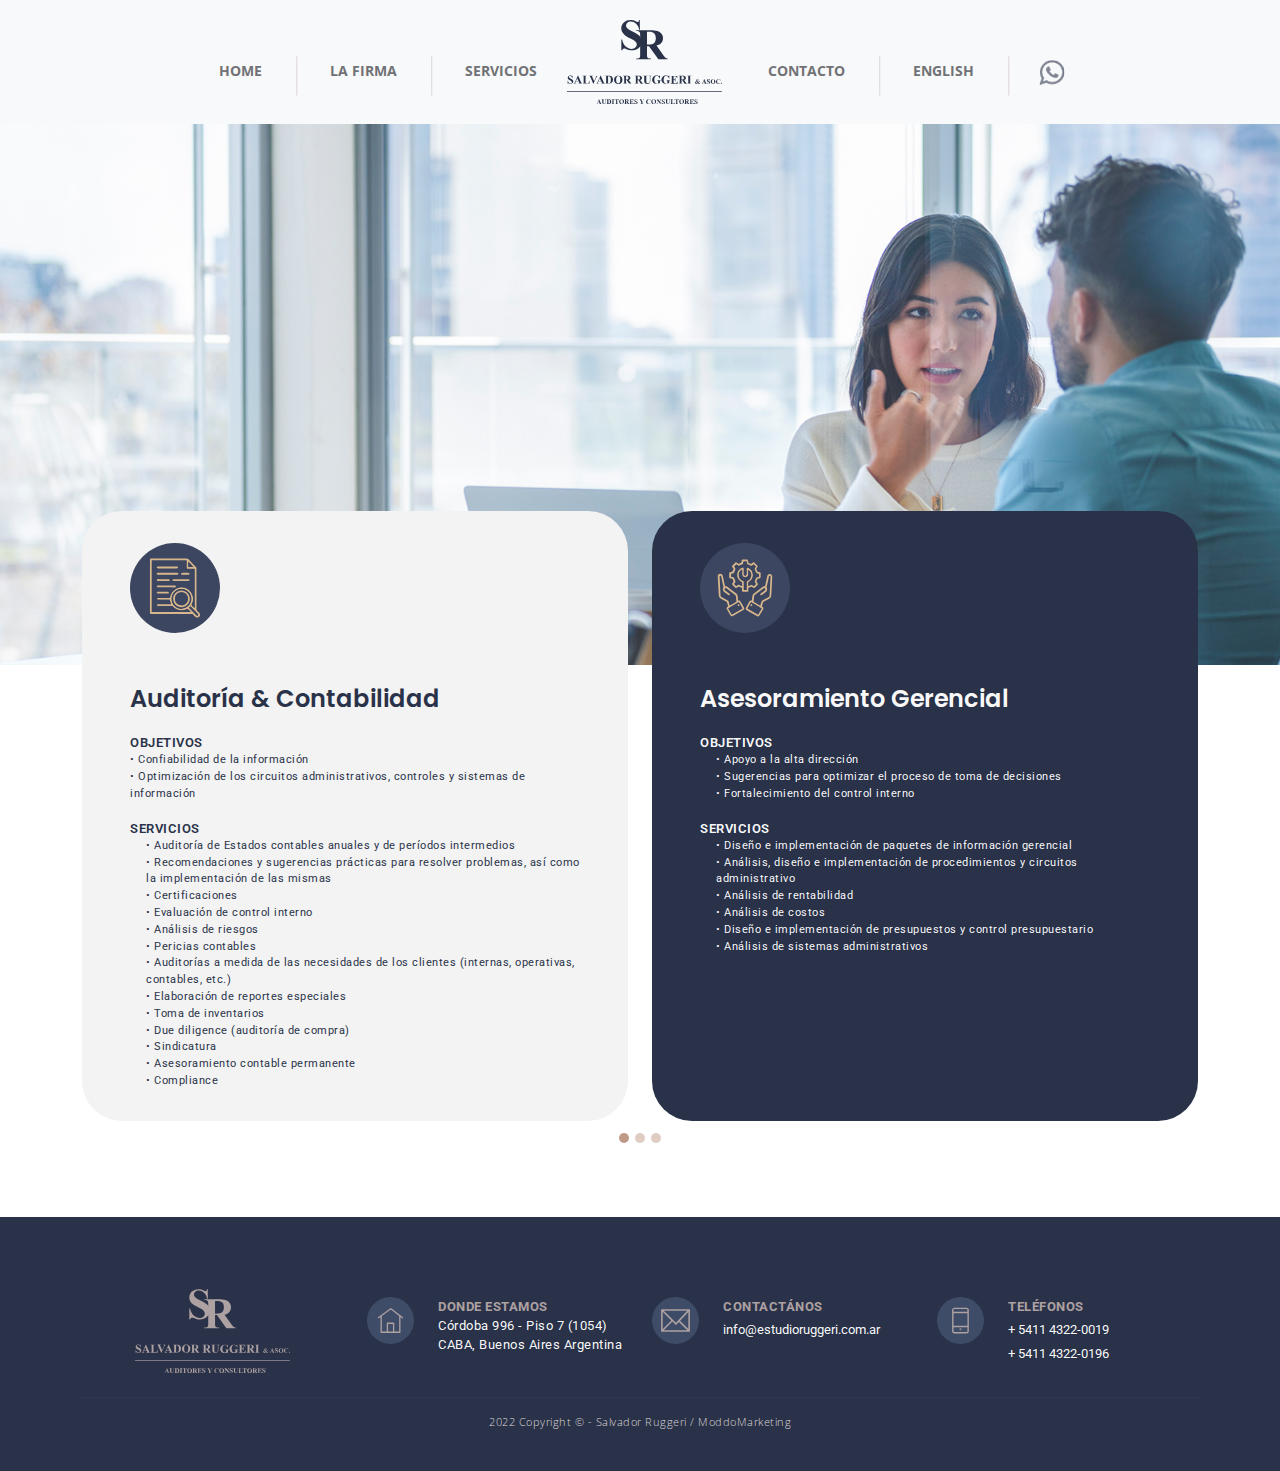
<file: servicios.html>
<!doctype html>
<html lang="en">
    <head>
        <meta charset="utf-8">
        <meta name="viewport" content="width=device-width, initial-scale=1">

        <meta name="description" content="">
        <meta name="author" content="">

        <title>Servicios | Salvador Ruggeri & Asociados</title>

        <!-- CSS FILES -->
        <link rel="preconnect" href="https://fonts.googleapis.com">

        <link rel="preconnect" href="https://fonts.gstatic.com" crossorigin>
        
        <link href="https://fonts.googleapis.com/css2?family=Open+Sans:ital,wght@0,300;0,400;0,500;0,600;0,700;0,800;1,300;1,400;1,500;1,600;1,700;1,800&display=swap" rel="stylesheet">
        <link href="https://fonts.googleapis.com/css2?family=Poppins:ital,wght@0,100;0,200;0,300;0,400;0,500;0,600;0,700;1,100;1,200;1,300;1,400;1,500;1,600;1,700&display=swap" rel="stylesheet">
        <link href="https://fonts.googleapis.com/css2?family=Roboto:ital,wght@0,100;0,300;0,400;0,500;0,700;0,900;1,100;1,300;1,400;1,500;1,700;1,900&display=swap" rel="stylesheet">

        <link href="css/bootstrap.min.css" rel="stylesheet">
        <link href="css/bootstrap-icons.css" rel="stylesheet">

        <link rel="stylesheet" href="css/magnific-popup.css">

        <link href="css/aos.css" rel="stylesheet">

        <link href="css/style.css" rel="stylesheet">

        <link rel="shortcut icon" href="images/favicon.ico" type="image/x-icon">
        <link rel="icon" href="images/favicon.ico" type="image/x-icon">

    </head>
    
    <body>
    
        <main>

         

            <nav class="navbar navbar-expand-lg bg-light">
                <div class="container-xl">
                    <a class="navbar-brand mx-auto d-lg-none" href="index.html">
                        <img src="images/Logo_SR_Menu.svg" class="img-fluid" width="100px">
                    </a>

                    <button class="navbar-toggler" type="button" data-bs-toggle="collapse" data-bs-target="#navbarNav" aria-controls="navbarNav" aria-expanded="false" aria-label="Toggle navigation">
                        <span class="navbar-toggler-icon"></span>
                    </button>

                    <div class="collapse navbar-collapse" id="navbarNav">
                        <ul class="navbar-nav mx-auto">
                            <li class="nav-item active">
                                <a class="nav-link " href="index.html">HOME</a>
                            </li>
                            <div class="borde d-none d-lg-block">
                               <img src="images/barra.png" class="img-fluid">
                            </div>

                            <li class="nav-item">
                                <a class="nav-link " href="la-firma.html">LA FIRMA</a>
                            </li>
                            <div class="borde d-none d-lg-block">
                                <img src="images/barra.png" class="img-fluid">
                             </div>
                            <li class="nav-item">
                                <a class="nav-link " href="servicios.html">SERVICIOS</a>
                            </li>

                            <a class="navbar-brand d-none d-lg-block" href="index.html">
                                <img src="images/Logo_SR_Menu.svg" class="img-fluid" width="155px">
                             </a>

                            <li class="nav-item">
                                <a class="nav-link " href="contacto.html">CONTACTO</a>
                            </li>
                            <div class="borde d-none d-lg-block">
                                <img src="images/barra.png" class="img-fluid">
                             </div>
                            <li class="nav-item">
                                <a class="nav-link " href="eng/index.html">ENGLISH</a>
                            </li>
                            <div class="borde d-none d-lg-block">
                                <img src="images/barra.png" class="img-fluid">
                             </div>

                             <li class="nav-item">
                                <a class=" whatsapp" href="https://walink.co/2b9f1f" target="_blank"> <!-- <img src="images/Icono_Wapp_Menu.svg" class="pb-3" width="25px"> --> </a>
                            </li>
                        </ul>
                    </div>
                </div>
            </nav>

            <section class="section-padding  bg-servicios">
                <div class="container-sm mt-3 mb-3">
                    <div class="row">
                        <div class="col-lg-12 col-12">
                            <p class="text-secondary-white-color mt-5 mb-0 text-center fs-6 roboto">&nbsp;</p>
                            <h4 class="text-secondary-white-color mb-3  text-center poppins fw-semi-bold">&nbsp;</h4>
                        </div>

                        <div class="col-lg-12 col-12 mt-3 mb-5">
                            <p class="text-secondary-white-color  text-center roboto" >&nbsp;</p>
                                <p class="text-secondary-white-color  text-center mt-4 roboto">&nbsp;</p>
                                    <div class="col-lg-3 col-12  mt-3" style="margin: auto;">
                                 
                                </div>
                        </div>

                      

                    </div>
                </div>

               
            </section>

         


  

         
  <section  class="section-padding pt-5 pb-0">
   
            <div class="container-sm mb-5" style="margin-top: -250px;">
              
                <div id="carouselExampleIndicators" class="carousel slide" data-bs-ride="carousel">
                    <div class="carousel-indicators">
                        <button type="button" data-bs-target="#carouselExampleIndicators" data-bs-slide-to="0" class="active" aria-current="true" aria-label="Slide 1"></button>
                        <button type="button" data-bs-target="#carouselExampleIndicators" data-bs-slide-to="1" aria-label="Slide 2"></button>
                        <button type="button" data-bs-target="#carouselExampleIndicators" data-bs-slide-to="2" aria-label="Slide 3"></button>
                       
                      
                      </div>
                    <div class="carousel-inner">
                      <div class="carousel-item active">
                        <div class="content-xl pt-5  pb-5">    

                            <div class="row">    
                                <div class="col-md-6">    
                                <div class="card bg-gris" style="border-radius: 40px; height: 610px; border:none;">    
                            <div class="row px-5">
                               
                                <div class="col-lg-12 mt-3 mb-lg-5 ">
                                    <img src="images/servicios/Icono_Auditoria&Contabilidad_Serv_Home.svg" class=" pt-3 pb-0" width="90px">
    
    
                                </div>
                              
                                <div class="col-lg-12 mb-lg-5">
                                    <h5 class="mb-3  fw-semi-bold poppins">Auditoría & Contabilidad
                                    </h5>
                                    <p class="mb-0 fw-semi-bold fs-7 roboto">OBJETIVOS</p>
                                           <p class="fs-8 mb-3 roboto">• Confiabilidad de la información<br>
                                            • Optimización de los circuitos administrativos, controles y sistemas de información </p>
                                            <p class=" fs-7 mb-0 fw-semi-bold roboto">SERVICIOS</p>
                                            <p class="fs-8 roboto pb-0 mb-0 ps-3">• Auditoría de Estados contables anuales y de períodos intermedios<br>
                                                • Recomendaciones y sugerencias prácticas para resolver problemas, así como la implementación de las mismas<br>
                                                • Certificaciones<br>
                                                • Evaluación de control interno<br>
                                                • Análisis de riesgos<br>
                                                • Pericias contables<br>
                                                • Auditorías a medida de las necesidades de los clientes (internas, operativas, contables, etc.)<br>
                                                • Elaboración de reportes especiales<br>
                                                • Toma de inventarios<br>
                                                • Due diligence (auditoría de compra)<br>
                                                • Sindicatura<br>
                                                • Asesoramiento contable permanente<br>
                                                • Compliance</p>    
                                       
                                </div> 
                            </div> 
                        </div> 
                    </div> 
                          
                        <div class="col-md-6">   
                            <div class="card bg-dark2" style="border-radius: 40px;  height: 610px; border:none;">       
                            <div class="row px-5">
                               
                                <div class="col-lg-12 mt-3 mb-lg-5 ">
                                    <img src="images/servicios/Icono_AsesoramientoGerencial_Serv_Home.svg" class="pt-3 pb-0" width="90px">
    
    
                                </div>
                              
                                <div class="col-lg-12   mb-lg-5">
                                    <h5 class="mb-3  fw-semi-bold text-secondary-white-color poppins">Asesoramiento Gerencial

                                    </h5>
                                    <p class="fs-7 mb-0 fw-semi-bold text-secondary-white-color roboto">OBJETIVOS</p>
                                           <p class="fs-8 mb-3 text-secondary-white-color roboto ps-3">• Apoyo a la alta dirección<br>
                                            • Sugerencias para optimizar el proceso de toma de decisiones<br>
                                            • Fortalecimiento del control interno</p>
                                            <p class=" fs-7 mb-0 text-secondary-white-color fw-semi-bold roboto">SERVICIOS</p>
                                            <p class="fs-8 roboto text-secondary-white-color pb-0 mb-0 ps-3">• Diseño e implementación de paquetes de información gerencial<br>
                                                • Análisis, diseño e implementación de procedimientos y circuitos administrativo<br>
                                                • Análisis de rentabilidad<br>
                                                • Análisis de costos<br>
                                                • Diseño e implementación de presupuestos y control presupuestario<br>
                                                • Análisis de sistemas administrativos</p>    
                                       
                                </div> 
                            </div> 
                        </div> 
                    </div> 
                        </div>
                      </div>
                    </div>
                     
                      <div class="carousel-item">
                        <div class="content-xl pt-5  pb-5">    

                            <div class="row">    
                                <div class="col-md-6">    
                                <div class="card bg-dark2" style="border-radius: 40px; height: 460px; border:none;">      
                            <div class="row px-5">
                               
                                <div class="col-lg-12 mt-3 mb-lg-5 ">
                                    <img src="images/servicios/Icono_AsesoramientoImpositivo_Serv_Home.svg" class="pt-3  pb-0" width="90px">
    
    
                                </div>
                              
                                <div class="col-lg-12  mb-lg-5">
                                    <h5 class="text-white mb-3  fw-semi-bold poppins">Asesoramiento en Impuestos
                                    </h5>
                                    <p class="fs-7 text-white mb-0 fw-semi-bold roboto">OBJETIVOS</p>
                                           <p class="fs-8 text-white  mb-3 roboto ps-3">• Optimización de la carga impositiva y su impacto<br>
                                            • Cumplimiento de obligaciones fiscales<br>
                                            • Soporte en las relaciones con organismos de controlar</p>
                                            <p class=" fs-7 text-white mb-0 fw-semi-bold roboto">SERVICIOS</p>
                                            <p class="fs-8 text-white roboto pb-0 mb-0 ps-3">• Planeamiento fiscal<br>
                                                • Asesoramiento técnico<br>
                                                • Liquidación de gravámenes y confección de Declaraciones Juradas<br>
                                                • Atención de inspecciones<br>
                                                • Auditoría fiscal<br>
                                                • Regularizaciones tributarias</p>    
                                       
                                </div> 
                            </div>
                        </div>
                    </div> 

                       
                    
                        <div class="col-md-6">    
                            <div class="card bg-light" style="border-radius: 40px; height: 460px; border:none;">         
                            <div class="row px-5">
                               
                                <div class="col-lg-12 mt-3 mb-lg-5 ">
                                    <img src="images/servicios/Icono_AdminDeNegocios_Serv_Home.svg" class="pt-3 pb-0" width="90px">
    
    
                                </div>
                              
                                <div class="col-lg-12   mb-lg-5">
                                    <h5 class="mb-3  fw-semi-bold poppins">Administración de Negocios


                                    </h5>
                                    <p class="mb-0 fw-semi-bold  roboto fs-7">OBJETIVOS</p>
                                           <p class="fs-8 mb-3  roboto ps-3"> • Brindar a empresarios un servicio tercerizado de administración integral de inversiones, sociedades, etc. </p>
                                            <p class=" fs-7 mb-0  fw-semi-bold roboto">SERVICIOS</p>
                                            <p class="fs-8 roboto  pb-0 mb-0 ps-3">  • Administración de inversiones<br>
                                                • Reportes de gestión<br>
                                                • Emisión de Estados Contables<br>
                                                • Cumplimiento de compromisos fiscales<br>
                                                • Trabajos especiales encomendados por los inversores / accionistas locales o del exterior.</p>    
                                       
                                </div> 
                            </div> 
                        </div>
                      </div>
                    </div>
                </div>
            </div>

                      <div class="carousel-item">
                        <div class="content-xl pt-5  pb-5">    

                            <div class="row">    
                                <div class="col-md-6">    
                                <div class="card bg-gris" style="border-radius: 40px; height: 730px; border:none;">    
                            <div class="row px-5">
                               
                                <div class="col-lg-12 mt-3 mb-lg-5 ">
                                    <img src="images/servicios/Icono_ConsultoriaEnRRHH_Serv_Home.svg" class="pt-3 pb-0" width="90px">
    
    
                                </div>
                              
                                <div class="col-lg-12   mb-lg-5">
                                    <h5 class="mb-3  fw-semi-bold poppins">Consultoría en RRHH

                                    </h5>
                                    <p class="fs-7 mb-0 fw-semi-bold roboto">OBJETIVOS</p>
                                           <p class="fs-8 mb-3 roboto ps-3">• Dotar al cliente de personal idóneo<br>
                                            • Potenciación de la fuerza de trabajo<br>
                                            • Anticipación y prevención de problemas<br>
                                            • Control de situaciones conflictivas</p>
                                            <p class=" fs-7 mb-0 fw-semi-bold roboto">SERVICIOS</p>
                                            <p class="fs-8 roboto pb-0 mb-0 ps-3">• Planeamiento en recursos Humanos:<br>
                                                • Selección de personal<br>
                                                &nbsp;- Descripción análisis y evaluación de impuestos y de desempeño<br>
                                                &nbsp;- Diagnóstico de clima organizacional y satisfacción en el trabajo<br>
                                                &nbsp; - Cursos de capacitación<br>
                                                • Relaciones Laborales:<br>
                                                &nbsp; - Auditoría en asuntos judiciales<br>
                                                &nbsp; - Optimización de las novedades en legislación<br>
                                                &nbsp; - Prevención de juicios<br>
                                                &nbsp; - Desvinculaciones de personal<br>
                                                &nbsp; - Liquidación de sueldos confidenciales<br>
                                                &nbsp; - Medicina del trabajo, higiene y seguridad industrial<br>
                                                • Regularizaciones tributarias</p>    
                                       
                                </div> 
                            </div> 
                        </div>
                    </div>
                    

                        <div class="col-md-6">    
                            <div class="card bg-dark2" style="border-radius: 40px; height: 730px; border:none;">      
                            <div class="row px-5">
                               
                                <div class="col-lg-12 mt-3 mb-lg-5 ">
                                    <img src="images/servicios/Icono_Consultoria_Serv_Home.svg" class="pt-3 pb-0" width="90px">
        
        
                                </div>
                              
                                <div class="col-lg-12  mb-lg-5">
                                    <h5 class="mb-3  fw-semi-bold text-secondary-white-color poppins">Consultoría
        
                                    </h5>
                                    <p class="mb-0 fw-semi-bold text-secondary-white-color roboto">OBJETIVOS</p>
                                           <p class="fs-8 mb-3 text-secondary-white-color roboto ps-3">• Apoyo a la Dirección en el análisis y transformación que permita enfrentar los desafíos del mundo de los negocios hoy:<br>
                                            &nbsp;- Baja rentabilidad<br>
                                            &nbsp;- Altísima competitividad<br>
                                            &nbsp;- Veloces cambios tecnológicos<br>
                                            &nbsp;- Globalización de los negocios<br>
                                            &nbsp;- Presiones de organismos de control<br>
                                            &nbsp;- Falta de capital de trabajo<br>
                                            • Prácticos y efectivos análisis de proyectos para optimizar decisiones de inversión y/o desinversión<br>
                                            • Implementación de herramientas de información y control para la Dirección<br>
                                            • Incrementar los conocimientos de personal del Cliente</p>
                                            <p class=" fs-7 mb-0 text-secondary-white-color fw-semi-bold roboto">SERVICIOS</p>
                                            <p class="fs-8 roboto text-secondary-white-color pb-0 mb-0 ps-3"> • Asesoramiento laboral<br>
                                                • Asesoramiento financiero<br>
                                                • Elaboración de planes de negocios<br>
                                                • Asistencia en temas societarios<br>
                                                • Asistencia en operaciones de compra venta de paquetes accionarios<br>
                                                • Administración de patrimonios<br>
                                                • Planeamiento e implementación de estrategias empresariales<br>
                                                • Empresas de familia<br>
                                                • Cursos de capacitación<br>
                                                • Valuación de empresas y/o negocios<br>
                                                • Fusiones y escisiones de empresas<br>
                                                • Reingenierías de empresas y negocios</p>    
                                       
                                </div> 
                            </div> 
                        </div>
                      </div>


                     
                    </div>
                  
                   
                  </div>
                

                </div> 


              
</section>


<!-- 
<section  class="section-padding pt-5 pb-0">
   
    <div class="container-sm mb-5" style="margin-top: -150px;">
      
        <div id="carouselExampleIndicators" class="carousel slide" data-bs-ride="carousel">
            <div class="carousel-indicators">
                <button type="button" data-bs-target="#carouselExampleIndicators" data-bs-slide-to="0" class="active" aria-current="true" aria-label="Slide 1"></button>
                <button type="button" data-bs-target="#carouselExampleIndicators" data-bs-slide-to="1" aria-label="Slide 2"></button>
                <button type="button" data-bs-target="#carouselExampleIndicators" data-bs-slide-to="2" aria-label="Slide 3"></button>
                <button type="button" data-bs-target="#carouselExampleIndicators" data-bs-slide-to="3" aria-label="Slide 4"></button>
                <button type="button" data-bs-target="#carouselExampleIndicators" data-bs-slide-to="4" aria-label="Slide 5"></button>
                <button type="button" data-bs-target="#carouselExampleIndicators" data-bs-slide-to="5" aria-label="Slide 6"></button>
              
              </div>
            <div class="carousel-inner">
              <div class="carousel-item active">
                <div class="content pt-5 bg-gris mx-6 pb-5" style="border-radius: 40px;">      
                    <div class="row px-5">
                       
                        <div class="col-lg-3 mt-3 mb-lg-5 servicios">
                            <img src="images/servicios/Icono_Auditoria&Contabilidad_Serv_Home.svg" class="pb-3" width="120px">


                        </div>
                      
                        <div class="col-lg-9 mt-3 mb-lg-5">
                            <h5 class="mb-3  fw-semi-bold poppins">Auditoría & Contabilidad
                            </h5>
                            <p class="mb-0 fw-semi-bold roboto">OBJETIVOS</p>
                                   <p class=" mb-3 roboto">• Confiabilidad de la información<br>
                                    • Optimización de los circuitos administrativos, controles y sistemas de información </p>
                                    <p class="mb-0 fw-semi-bold roboto">SERVICIOS</p>
                                    <p class="roboto pb-0 mb-0 ps-3">• Auditoría de Estados contables anuales y de períodos intermedios<br>
                                        • Recomendaciones y sugerencias prácticas para resolver problemas, así como la implementación de las mismas<br>
                                        • Certificaciones<br>
                                        • Evaluación de control interno<br>
                                        • Análisis de riesgos<br>
                                        • Pericias contables<br>
                                        • Auditorías a medida de las necesidades de los clientes (internas, operativas, contables, etc.)<br>
                                        • Elaboración de reportes especiales<br>
                                        • Toma de inventarios<br>
                                        • Due diligence (auditoría de compra)<br>
                                        • Sindicatura<br>
                                        • Asesoramiento contable permanente<br>
                                        • Compliance</p>    
                               
                        </div> 
                    </div> 
                </div>
              </div>
              <div class="carousel-item">
                <div class="content pt-5 bg-dark2  mx-6 pb-5" style="border-radius: 40px;">      
                    <div class="row px-5">
                       
                        <div class="col-lg-3 mt-3 mb-lg-5 servicios">
                            <img src="images/servicios/Icono_AsesoramientoGerencial_Serv_Home.svg" class="pb-3" width="120px">


                        </div>
                      
                        <div class="col-lg-9  mt-3 mb-lg-5">
                            <h5 class="mb-3  fw-semi-bold text-secondary-white-color poppins">Asesoramiento Gerencial

                            </h5>
                            <p class="mb-0 fw-semi-bold text-secondary-white-color roboto">OBJETIVOS</p>
                                   <p class=" mb-3 text-secondary-white-color roboto ps-3">• Apoyo a la alta dirección<br>
                                    • Sugerencias para optimizar el proceso de toma de decisiones<br>
                                    • Fortalecimiento del control interno</p>
                                    <p class="mb-0 text-secondary-white-color fw-semi-bold roboto">SERVICIOS</p>
                                    <p class="roboto text-secondary-white-color pb-0 mb-0 ps-3">• Diseño e implementación de paquetes de información gerencial<br>
                                        • Análisis, diseño e implementación de procedimientos y circuitos administrativo<br>
                                        • Análisis de rentabilidad<br>
                                        • Análisis de costos<br>
                                        • Diseño e implementación de presupuestos y control presupuestario<br>
                                        • Análisis de sistemas administrativos</p>    
                               
                        </div> 
                    </div> 
                </div>
              </div>
              <div class="carousel-item">
                <div class="content pt-5 bg-gris pb-5 mx-6" style="border-radius: 40px;">      
                    <div class="row px-5">
                       
                        <div class="col-lg-3 mt-3 mb-lg-5 servicios">
                            <img src="images/servicios/Icono_AsesoramientoImpositivo_Serv_Home.svg" class="pb-3" width="120px">


                        </div>
                      
                        <div class="col-lg-9  mt-3 mb-lg-5">
                            <h5 class="mb-3  fw-semi-bold poppins">Asesoramiento en Impuestos
                            </h5>
                            <p class="mb-0 fw-semi-bold roboto">OBJETIVOS</p>
                                   <p class=" mb-3 roboto ps-3">• Optimización de la carga impositiva y su impacto<br>
                                    • Cumplimiento de obligaciones fiscales<br>
                                    • Soporte en las relaciones con organismos de controlar</p>
                                    <p class="mb-0 fw-semi-bold roboto">SERVICIOS</p>
                                    <p class="roboto pb-0 mb-0 ps-3">• Planeamiento fiscal<br>
                                        • Asesoramiento técnico<br>
                                        • Liquidación de gravámenes y confección de Declaraciones Juradas<br>
                                        • Atención de inspecciones<br>
                                        • Auditoría fiscal<br>
                                        • Regularizaciones tributarias</p>    
                               
                        </div> 
                    </div> 
                </div>
              </div>
              <div class="carousel-item">
                <div class="content pt-5 bg-dark2 pb-5 mx-6" style="border-radius: 40px;">      
                    <div class="row px-5">
                       
                        <div class="col-lg-3 mt-3 mb-lg-5 servicios">
                            <img src="images/servicios/Icono_Consultoria_Serv_Home.svg" class="pb-3" width="120px">


                        </div>
                      
                        <div class="col-lg-9  mt-3 mb-lg-5">
                            <h5 class="mb-3  fw-semi-bold text-secondary-white-color poppins">Consultoría

                            </h5>
                            <p class="mb-0 fw-semi-bold text-secondary-white-color roboto">OBJETIVOS</p>
                                   <p class=" mb-3 text-secondary-white-color roboto ps-3">• Apoyo a la Dirección en el análisis y transformación que permita enfrentar los desafíos del mundo de los negocios hoy:<br>
                                    &nbsp;- Baja rentabilidad<br>
                                    &nbsp;- Altísima competitividad<br>
                                    &nbsp;- Veloces cambios tecnológicos<br>
                                    &nbsp;- Globalización de los negocios<br>
                                    &nbsp;- Presiones de organismos de control<br>
                                    &nbsp;- Falta de capital de trabajo<br>
                                    • Prácticos y efectivos análisis de proyectos para optimizar decisiones de inversión y/o desinversión<br>
                                    • Implementación de herramientas de información y control para la Dirección<br>
                                    • Incrementar los conocimientos de personal del Cliente</p>
                                    <p class="mb-0 text-secondary-white-color fw-semi-bold roboto">SERVICIOS</p>
                                    <p class="roboto text-secondary-white-color pb-0 mb-0 ps-3"> • Asesoramiento laboral<br>
                                        • Asesoramiento financiero<br>
                                        • Elaboración de planes de negocios<br>
                                        • Asistencia en temas societarios<br>
                                        • Asistencia en operaciones de compra venta de paquetes accionarios<br>
                                        • Administración de patrimonios<br>
                                        • Planeamiento e implementación de estrategias empresariales<br>
                                        • Empresas de familia<br>
                                        • Cursos de capacitación<br>
                                        • Valuación de empresas y/o negocios<br>
                                        • Fusiones y escisiones de empresas<br>
                                        • Reingenierías de empresas y negocios</p>    
                               
                        </div> 
                    </div> 
                </div>
              </div>

              <div class="carousel-item">
                <div class="content pt-5 bg-gris pb-5 mx-6" style="border-radius: 40px;">      
                    <div class="row px-5">
                       
                        <div class="col-lg-3 mt-3 mb-lg-5 servicios">
                            <img src="images/servicios/Icono_ConsultoriaEnRRHH_Serv_Home.svg" class="pb-3" width="120px">


                        </div>
                      
                        <div class="col-lg-9  mt-3 mb-lg-5">
                            <h5 class="mb-3  fw-semi-bold poppins">Consultoría en RRHH

                            </h5>
                            <p class="mb-0 fw-semi-bold roboto">OBJETIVOS</p>
                                   <p class=" mb-3 roboto ps-3">• Dotar al cliente de personal idóneo<br>
                                    • Potenciación de la fuerza de trabajo<br>
                                    • Anticipación y prevención de problemas<br>
                                    • Control de situaciones conflictivas</p>
                                    <p class="mb-0 fw-semi-bold roboto">SERVICIOS</p>
                                    <p class="roboto pb-0 mb-0 ps-3">• Planeamiento en recursos Humanos:<br>
                                        • Selección de personal<br>
                                        &nbsp;- Descripción análisis y evaluación de impuestos y de desempeño<br>
                                        &nbsp;- Diagnóstico de clima organizacional y satisfacción en el trabajo<br>
                                        &nbsp; - Cursos de capacitación<br>
                                        • Relaciones Laborales:<br>
                                        &nbsp; - Auditoría en asuntos judiciales<br>
                                        &nbsp; - Optimización de las novedades en legislación<br>
                                        &nbsp; - Prevención de juicios<br>
                                        &nbsp; - Desvinculaciones de personal<br>
                                        &nbsp; - Liquidación de sueldos confidenciales<br>
                                        &nbsp; - Medicina del trabajo, higiene y seguridad industrial<br>
                                        • Regularizaciones tributarias</p>    
                               
                        </div> 
                    </div> 
                </div>
              </div>

              <div class="carousel-item">
                <div class="content pt-5 bg-dark2 pb-5 mx-6" style="border-radius: 40px;">      
                    <div class="row px-5">
                       
                        <div class="col-lg-3 mt-3 mb-lg-5 servicios">
                            <img src="images/servicios/Icono_AdminDeNegocios_Serv_Home.svg" class="pb-3" width="120px">


                        </div>
                      
                        <div class="col-lg-9  mt-3 mb-lg-5">
                            <h5 class="mb-3  fw-semi-bold text-secondary-white-color poppins">Administración de Negocios


                            </h5>
                            <p class="mb-0 fw-semi-bold text-secondary-white-color roboto">OBJETIVOS</p>
                                   <p class=" mb-3 text-secondary-white-color roboto ps-3"> • Brindar a empresarios un servicio tercerizado de administración integral de inversiones, sociedades, etc. </p>
                                    <p class="mb-0 text-secondary-white-color fw-semi-bold roboto">SERVICIOS</p>
                                    <p class="roboto text-secondary-white-color pb-0 mb-0 ps-3">  • Administración de inversiones<br>
                                        • Reportes de gestión<br>
                                        • Emisión de Estados Contables<br>
                                        • Cumplimiento de compromisos fiscales<br>
                                        • Trabajos especiales encomendados por los inversores / accionistas locales o del exterior.</p>    
                               
                        </div> 
                    </div> 
                </div>
              </div>


             
            </div>
          
           
          </div>
        

        </div> 


      
</section> -->
           

           

        </main>

        <footer class="site-footer">
            <div class="container">
                <div class="row">

                    <div class="col-md-3 col-12 text-center">
                        <img src="images/footer/Logo_SR_Footer_Home.svg" class="img-fluid" width="155px">

                       
                    </div>

                    <div class="col-lg-3 col-12 mt-2 mt-xs-3">
                        <div class="row">
                        <div class="col-lg-3 col-3">
                        <img src="images/footer/Icono_DondeEstamos_Footer_Home.svg" class="img-fluid">
                        </div>
                        <div class="col-lg-9 col-9">
                        <p class=" mb-0 fs-7 fw-bold roboto" style="color: #ada1a2;">DONDE ESTAMOS</p>
                        <p class="text-secondary-white-color fs-7 mb-0 roboto">Córdoba 996 - Piso 7 (1054)
                            CABA, Buenos Aires
                            Argentina</p>
                            </div>
                            </div>
                    </div>

                  
                    <div class="col-lg-3 col-12  mt-2">
                        <div class="row">
                        <div class="col-lg-3 col-3">
                        <img src="images/footer/Icono_Contactanos_Footer_Home.svg" class="img-fluid">
                        </div>
                        <div class="col-lg-9 col-9">
                        <p class=" mb-0 fs-7 fw-bold roboto" style="color: #ada1a2;">CONTACTÁNOS</p>
                        <a href="mailto:info@estudioruggeri.com.ar" class="text-secondary-white-color fs-7 mb-0 roboto" target="_blank">info@estudioruggeri.com.ar</a>
                       
                            </div>
                            </div>
                    </div>
                    <div class="col-lg-3 col-12  mt-2">
                        <div class="row">
                        <div class="col-lg-3 col-3">
                        <img src="images/footer/Icono_Telefonos_Footer_Home.svg" class="img-fluid">
                        </div>
                        <div class="col-lg-9 col-9">
                        <p class=" mb-0 fs-7 fw-bold roboto" style="color: #ada1a2;">TELÉFONOS</p>
                        <a href="tel:+ 5411 4322-0019" class="text-secondary-white-color fs-7 mb-0 roboto">+ 5411 4322-0019</a><br>
                        <a href="tel:+ 5411 4322-0196" class="text-secondary-white-color fs-7 mb-0 roboto">+ 5411 4322-0196</a>
                        
                            </div>
                            </div>
                    </div>

                   
                    <div class="col-lg-12 col-12 text-center mt-2">
                        <hr>
                        <p class="copyright-text mb-0 fw-light fs-9" style="color: #dad5d5;">2022 Copyright © - Salvador Ruggeri / ModdoMarketing
                        </p>
                    </div>


                </div>
            </section>
        </footer>

        <!-- JAVASCRIPT FILES -->
        <script src="js/jquery.min.js"></script>
        <script src="js/bootstrap.bundle.min.js"></script>
        <script src="js/jquery.sticky.js"></script>
        <script src="js/aos.js"></script>
        <script src="js/jquery.magnific-popup.min.js"></script>
        <script src="js/magnific-popup-options.js"></script>
        <script src="js/scrollspy.min.js"></script>
        <script src="js/custom.js"></script>
     

    </body>
</html>
</file>
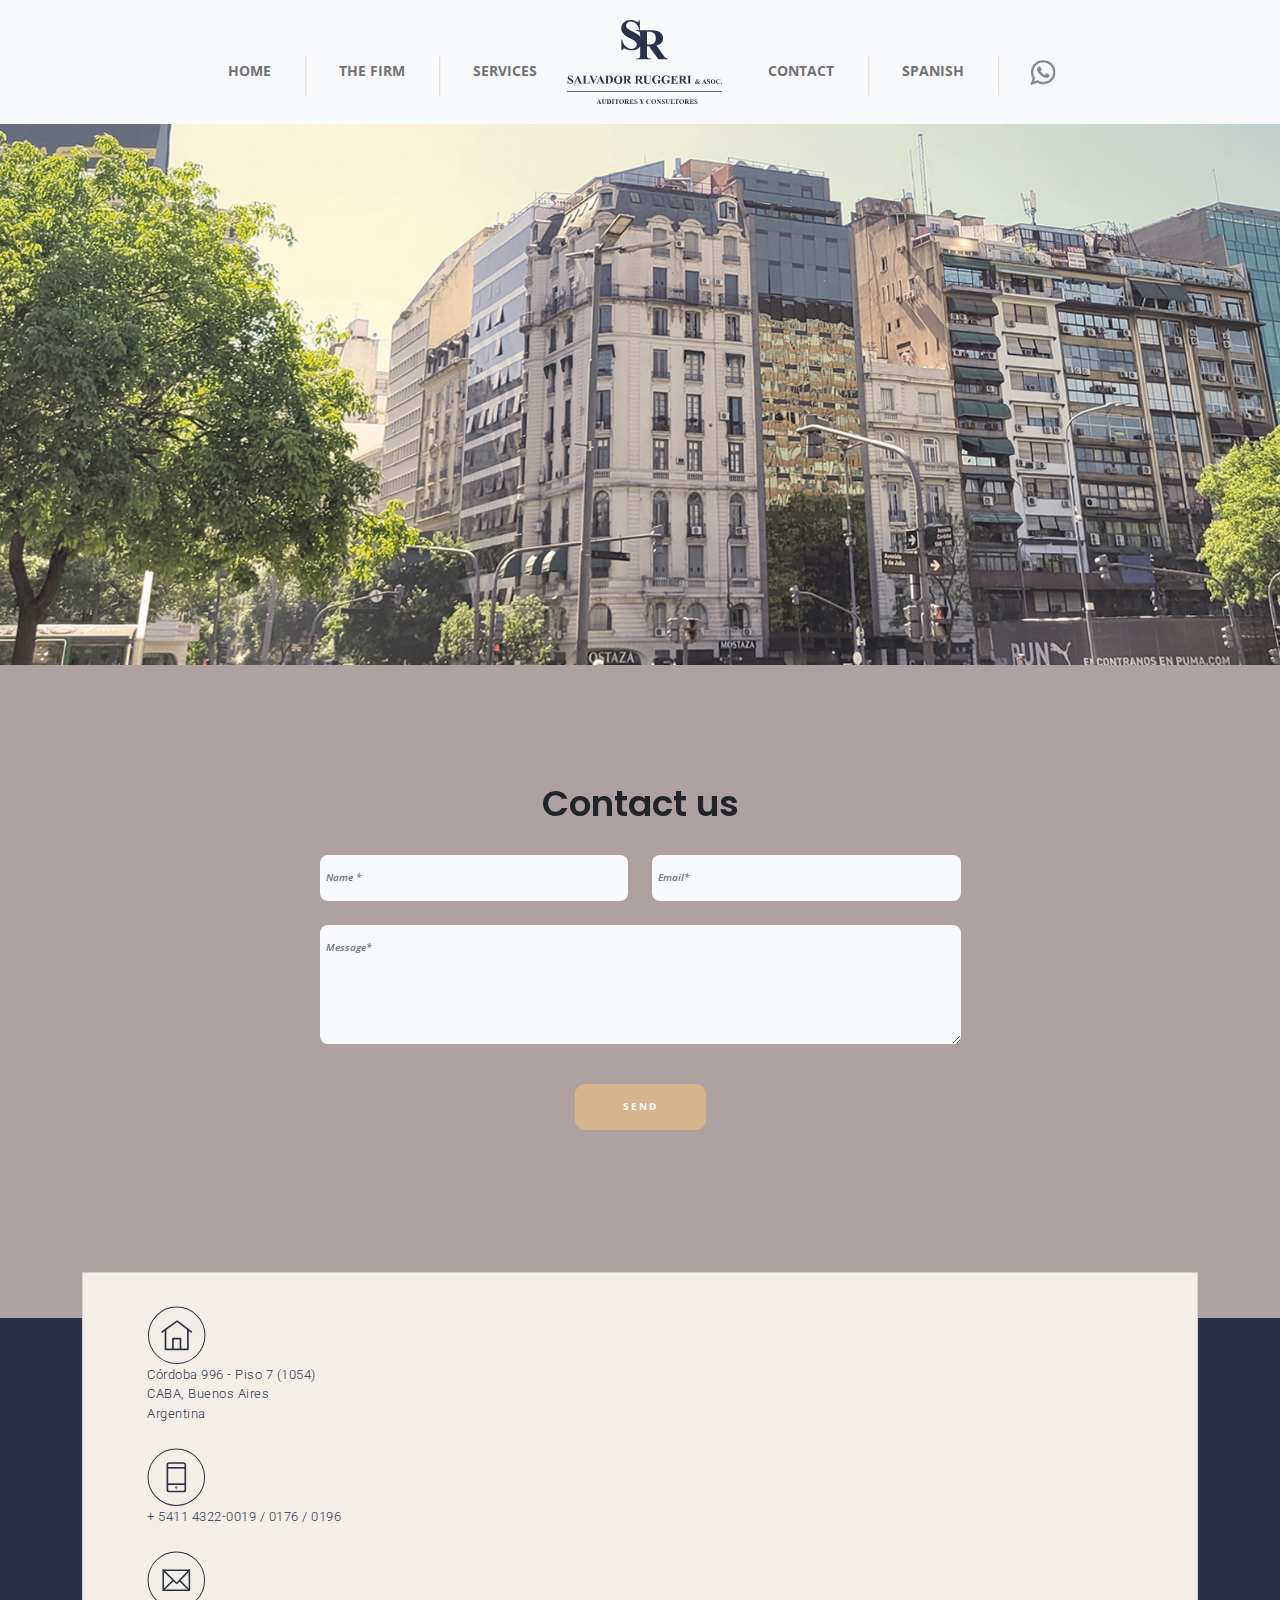
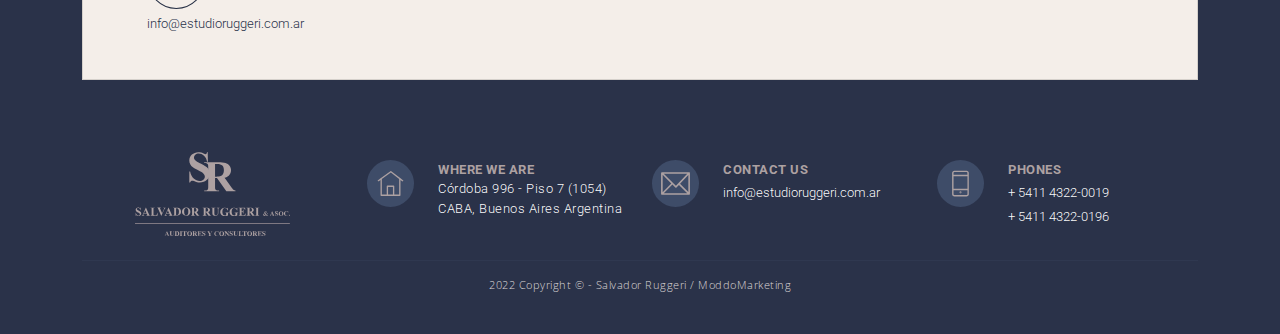
<file: eng/contact.html>
<!doctype html>
<html lang="en">
    <head>
        <meta charset="utf-8">
        <meta name="viewport" content="width=device-width, initial-scale=1">

        <meta name="description" content="">
        <meta name="author" content="">

        <title>Salvador Ruggeri & Associates</title>

        <!-- CSS FILES -->
        <link rel="preconnect" href="https://fonts.googleapis.com">

        <link rel="preconnect" href="https://fonts.gstatic.com" crossorigin>
        
        <link href="https://fonts.googleapis.com/css2?family=Open+Sans:ital,wght@0,300;0,400;0,500;0,600;0,700;0,800;1,300;1,400;1,500;1,600;1,700;1,800&display=swap" rel="stylesheet">
        <link href="https://fonts.googleapis.com/css2?family=Poppins:ital,wght@0,100;0,200;0,300;0,400;0,500;0,600;0,700;1,100;1,200;1,300;1,400;1,500;1,600;1,700&display=swap" rel="stylesheet">
        <link href="https://fonts.googleapis.com/css2?family=Roboto:ital,wght@0,100;0,300;0,400;0,500;0,700;0,900;1,100;1,300;1,400;1,500;1,700;1,900&display=swap" rel="stylesheet">

        <link href="../css/bootstrap.min.css" rel="stylesheet">
        <link href="../css/bootstrap-icons.css" rel="stylesheet">

        <link rel="stylesheet" href="../css/magnific-popup.css">

        <link href="../css/aos.css" rel="stylesheet">

        <link href="../css/style.css" rel="stylesheet">

        <link rel="shortcut icon" href="../images/favicon.ico" type="image/x-icon">
        <link rel="icon" href="../images/favicon.ico" type="image/x-icon">

    </head>
    
    <body>
    
        <main>

          

            <nav class="navbar navbar-expand-lg bg-light">
                <div class="container-xl">
                    <a class="navbar-brand mx-auto d-lg-none" href="index.html">
                        <img src="../images/Logo_SR_Menu.svg" class="img-fluid" width="100px">
                    </a>

                    <button class="navbar-toggler" type="button" data-bs-toggle="collapse" data-bs-target="#navbarNav" aria-controls="navbarNav" aria-expanded="false" aria-label="Toggle navigation">
                        <span class="navbar-toggler-icon"></span>
                    </button>

                    <div class="collapse navbar-collapse" id="navbarNav">
                        <ul class="navbar-nav mx-auto">
                            <li class="nav-item active">
                                <a class="nav-link " href="index.html">HOME</a>
                            </li>
                            <div class="borde d-none d-lg-block">
                               <img src="../images/barra.png" class="img-fluid">
                            </div>

                            <li class="nav-item">
                                <a class="nav-link " href="thefirm.html">THE FIRM</a>
                            </li>
                            <div class="borde d-none d-lg-block">
                                <img src="../images/barra.png" class="img-fluid">
                             </div>
                            <li class="nav-item">
                                <a class="nav-link " href="services.html">SERVICES</a>
                            </li>

                            <a class="navbar-brand d-none d-lg-block" href="index.html">
                                <img src="../images/Logo_SR_Menu.svg" class="img-fluid" width="155px">
                             </a>

                            <li class="nav-item">
                                <a class="nav-link " href="contact.html">CONTACT</a>
                            </li>
                            <div class="borde d-none d-lg-block">
                                <img src="../images/barra.png" class="img-fluid">
                             </div>
                            <li class="nav-item">
                                <a class="nav-link " href="../index.html">SPANISH</a>
                            </li>
                            <div class="borde d-none d-lg-block">
                                <img src="../images/barra.png" class="img-fluid">
                             </div>

                             <li class="nav-item">
                                <a class=" whatsapp" href="https://walink.co/2b9f1f" target="_blank"> <!-- <img src="../images/Icono_Wapp_Menu.svg" class="pb-3" width="25px"> --> </a>
                            </li>
                        </ul>
                    </div>
                </div>
            </nav>

            <section class="section-padding  bg-contacto">
                <div class="container-sm mt-3 mb-3">
                    <div class="row">
                        <div class="col-lg-12 col-12">
                            <p class="text-secondary-white-color mt-5 mb-0 text-center fs-6 roboto">&nbsp;</p>
                            <h4 class="text-secondary-white-color mb-3  text-center poppins fw-semi-bold">&nbsp;</h4>
                        </div>

                        <div class="col-lg-12 col-12 mt-3 mb-5">
                            <p class="text-secondary-white-color  text-center roboto" >&nbsp;</p>
                                <p class="text-secondary-white-color  text-center mt-4 roboto">&nbsp;</p>
                                    <div class="col-lg-3 col-12  mt-3" style="margin: auto;">
                                 
                                </div>
                        </div>

                      

                    </div>
                </div>

               
            </section>

       

           
            <section class=" contact section-padding bg-violeta">
                <div class="container">
                    <div class="row">
                        
                        <div class="col-lg-7 col-12 mx-auto">

                            <h3 class="mb-4 text-center text-dark fw-semi-bold poppins" data-aos="fade-up">Contact us</h3>

                            <form id="template-contactform"  class="form" method="post" name="template-contactform" action="sendemail.php">
                                <div class="messages"></div>

                                <div class="row">
                                    
                                    <div class="col-lg-6 col-6">
                                    

                                        <input type="text" id="template-contactform-name" placeholder="Name *" name="template-contactform-name" class="form-control bg-light"  required="required"
                                        data-error="Nombre es requerido.">
                                    </div>

                                    <div class="col-lg-6 col-6">
                                     

                                        <input type="email" id="template-contactform-email" name="template-contactform-email"  pattern="[^ @]*@[^ @]*" class="form-control bg-light" placeholder="Email*" required="required"
                                        data-error="Email es Requerido.">
                                    </div>

                                    <div class="col-12 my-4">
                                    

                                        <textarea  rows="6" class="form-control bg-light" id="template-contactform-subject"  name="template-contactform-subject" placeholder="Message*" required="required"
                                        data-error="Mensaje es requerido."></textarea>
                                        
                                    </div>

                                </div>

                                <div class="contact-form text-center mt-3">
                                    <button type="submit" id="template-contactform-submit" name="template-contactform-submit" value="submit" class="button mx-auto px-5">SEND</button>
                                </div>
                            </form>

                            
                        </div>

                    </div>
                </div>
            </section>
            <section class="bg-violeta pt-0 pb-5" style="padding-bottom: 150px; margin-top: -50PX;">
                <div class="container">
                    <div class="row">
                        
                        <div class="col-lg-7 col-12 mx-auto">

                            <h3 class="mb-4 text-center text-dark fw-semi-bold poppins" data-aos="fade-up">Where we are</h3>

                           
                            
                        </div>

                    </div>
                </div>



            </section>

            <section class="bg-blue pt-1">
                <div class="container">
                   
                   
                    <div class="card ps-5 " style="margin-top: -50px; background-color: #F4EEE9;">
                        <div class="row g-0">
                          <div class="col-md-4 py-3">
                             <div class="card-body">
                                <img src="../images/contacto-direccion.svg" class="img-fluid" width="60px;">
                                <p class="fs-7 mb-4 fw-light roboto">Córdoba 996 - Piso 7 (1054)<br>
                                    CABA, Buenos Aires<br>
                                    Argentina</p>
                               
                                    <img src="../images/contacto-telefono.svg" class="img-fluid"  width="60px;">
                                    <p class="fs-7 mb-4 fw-light roboto">+ 5411 4322-0019 / 0176 / 0196</p>
                                    <img src="../images/contacto-email.svg" class="img-fluid" width="60px;"><br>
                                    <a href="mailto:info@estudioruggeri.com.ar" class="fw-light hover-gris fs-7 mb-4 roboto" target="_blank">info@estudioruggeri.com.ar</a>
                            </div>
                          </div>
                          <div class="col-md-8">
                          
                            <iframe src="https://www.google.com/maps/embed?pb=!1m18!1m12!1m3!1d3284.196470878403!2d-58.38312038519548!3d-34.59919306476486!2m3!1f0!2f0!3f0!3m2!1i1024!2i768!4f13.1!3m3!1m2!1s0x95bccac84556ce6d%3A0x1fdaa95ab453a92c!2sAv.%20C%C3%B3rdoba%20996%2C%20C1054%20San%20Nicolas%2C%20Buenos%20Aires!5e0!3m2!1ses!2sar!4v1668452774221!5m2!1ses!2sar" width="100%" height="400" style="border:0;" allowfullscreen="" loading="lazy" referrerpolicy="no-referrer-when-downgrade"></iframe>
                          </div>
                        </div>
                      </div>
                </div>


                
            </section>

           

        </main>

        <footer class="site-footer">
            <div class="container">
                <div class="row">

                    <div class="col-md-3 col-12 text-center">
                        <img src="../images/footer/Logo_SR_Footer_Home.svg" class="img-fluid" width="155px">

                       
                    </div>

                    <div class="col-lg-3 col-12 mt-2 mt-xs-3">
                        <div class="row">
                        <div class="col-lg-3 col-3">
                        <img src="../images/footer/Icono_DondeEstamos_Footer_Home.svg" class="img-fluid">
                        </div>
                        <div class="col-lg-9 col-9">
                        <p class=" mb-0 fs-7 fw-bold roboto" style="color: #ada1a2;">WHERE WE ARE</p>
                        <p class="text-secondary-white-color fs-7 mb-0 fw-light roboto">Córdoba 996 - Piso 7 (1054)
                            CABA, Buenos Aires
                            Argentina</p>
                            </div>
                            </div>
                    </div>

                  
                    <div class="col-lg-3 col-12  mt-2">
                        <div class="row">
                        <div class="col-lg-3 col-3">
                        <img src="../images/footer/Icono_Contactanos_Footer_Home.svg" class="img-fluid">
                        </div>
                        <div class="col-lg-9 col-9">
                        <p class=" mb-0 fs-7 fw-bold roboto" style="color: #ada1a2;">CONTACT US</p>
                        <a href="mailto:info@estudioruggeri.com.ar" class="text-secondary-white-color fw-light fs-7 mb-0 roboto" target="_blank">info@estudioruggeri.com.ar</a>
                       
                            </div>
                            </div>
                    </div>
                    <div class="col-lg-3 col-12  mt-2">
                        <div class="row">
                        <div class="col-lg-3 col-3">
                        <img src="../images/footer/Icono_Telefonos_Footer_Home.svg" class="img-fluid">
                        </div>
                        <div class="col-lg-9 col-9">
                        <p class=" mb-0 fs-7 fw-bold roboto" style="color: #ada1a2;">PHONES</p>
                        <a href="tel:+ 5411 4322-0019" class="text-secondary-white-color fs-7 mb-0 fw-light roboto">+ 5411 4322-0019</a><br>
                        <a href="tel:+ 5411 4322-0196" class="text-secondary-white-color fs-7 mb-0 fw-light roboto">+ 5411 4322-0196</a>
                        
                            </div>
                            </div>
                    </div>

                   
                    <div class="col-lg-12 col-12 text-center mt-2">
                        <hr>
                        <p class="copyright-text mb-0 fw-light fs-9" style="color: #dad5d5;">2022 Copyright © - Salvador Ruggeri / ModdoMarketing
                        </p>
                    </div>


                </div>
            </section>
        </footer>

        <!-- JAVASCRIPT FILES -->
        <script src="../js/jquery.min.js"></script>
        <script src="../js/bootstrap.bundle.min.js"></script>
        <script src="../js/jquery.sticky.js"></script>
        <script src="../js/aos.js"></script>
        <script src="../js/jquery.magnific-popup.min.js"></script>
        <script src="../js/magnific-popup-options.js"></script>
        <script src="../js/scrollspy.min.js"></script>
        <script src="../js/custom.js"></script>
     

    </body>
</html>
</file>
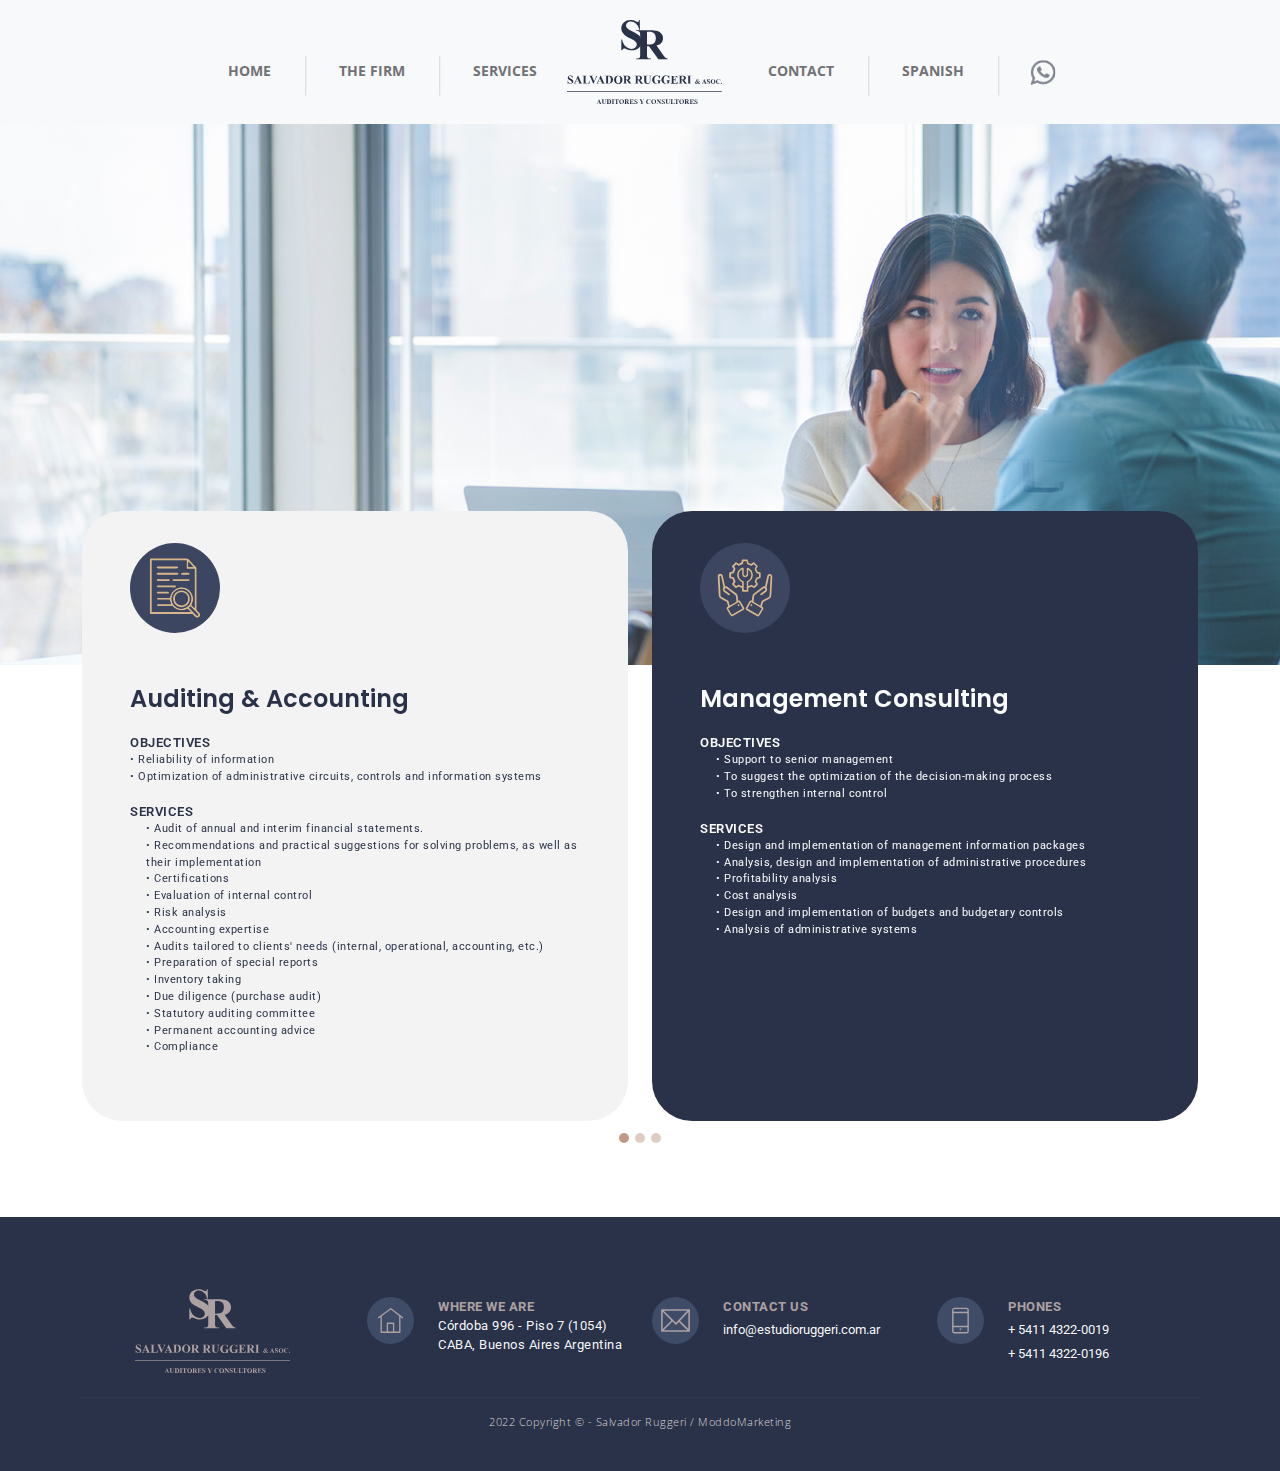
<file: eng/services.html>
<!doctype html>
<html lang="en">
    <head>
        <meta charset="utf-8">
        <meta name="viewport" content="width=device-width, initial-scale=1">

        <meta name="description" content="">
        <meta name="author" content="">

        <title>Servicios | Salvador Ruggeri & Associates</title>

        <!-- CSS FILES -->
        <link rel="preconnect" href="https://fonts.googleapis.com">

        <link rel="preconnect" href="https://fonts.gstatic.com" crossorigin>
        
        <link href="https://fonts.googleapis.com/css2?family=Open+Sans:ital,wght@0,300;0,400;0,500;0,600;0,700;0,800;1,300;1,400;1,500;1,600;1,700;1,800&display=swap" rel="stylesheet">
        <link href="https://fonts.googleapis.com/css2?family=Poppins:ital,wght@0,100;0,200;0,300;0,400;0,500;0,600;0,700;1,100;1,200;1,300;1,400;1,500;1,600;1,700&display=swap" rel="stylesheet">
        <link href="https://fonts.googleapis.com/css2?family=Roboto:ital,wght@0,100;0,300;0,400;0,500;0,700;0,900;1,100;1,300;1,400;1,500;1,700;1,900&display=swap" rel="stylesheet">

        <link href="../css/bootstrap.min.css" rel="stylesheet">
        <link href="../css/bootstrap-icons.css" rel="stylesheet">

        <link rel="stylesheet" href="../css/magnific-popup.css">

        <link href="../css/aos.css" rel="stylesheet">

        <link href="../css/style.css" rel="stylesheet">

        <link rel="shortcut icon" href="../images/favicon.ico" type="image/x-icon">
        <link rel="icon" href="../images/favicon.ico" type="image/x-icon">

    </head>
    
    <body>
    
        <main>

         

            <nav class="navbar navbar-expand-lg bg-light">
                <div class="container-xl">
                    <a class="navbar-brand mx-auto d-lg-none" href="index.html">
                        <img src="../images/Logo_SR_Menu.svg" class="img-fluid" width="100px">
                    </a>

                    <button class="navbar-toggler" type="button" data-bs-toggle="collapse" data-bs-target="#navbarNav" aria-controls="navbarNav" aria-expanded="false" aria-label="Toggle navigation">
                        <span class="navbar-toggler-icon"></span>
                    </button>

                    <div class="collapse navbar-collapse" id="navbarNav">
                        <ul class="navbar-nav mx-auto">
                            <li class="nav-item active">
                                <a class="nav-link " href="index.html">HOME</a>
                            </li>
                            <div class="borde d-none d-lg-block">
                               <img src="../images/barra.png" class="img-fluid">
                            </div>

                            <li class="nav-item">
                                <a class="nav-link " href="thefirm.html">THE FIRM</a>
                            </li>
                            <div class="borde d-none d-lg-block">
                                <img src="../images/barra.png" class="img-fluid">
                             </div>
                            <li class="nav-item">
                                <a class="nav-link " href="services.html">SERVICES</a>
                            </li>

                            <a class="navbar-brand d-none d-lg-block" href="index.html">
                                <img src="../images/Logo_SR_Menu.svg" class="img-fluid" width="155px">
                             </a>

                            <li class="nav-item">
                                <a class="nav-link " href="contact.html">CONTACT</a>
                            </li>
                            <div class="borde d-none d-lg-block">
                                <img src="../images/barra.png" class="img-fluid">
                             </div>
                            <li class="nav-item">
                                <a class="nav-link " href="../index.html">SPANISH</a>
                            </li>
                            <div class="borde d-none d-lg-block">
                                <img src="../images/barra.png" class="img-fluid">
                             </div>

                             <li class="nav-item">
                                <a class=" whatsapp" href="https://walink.co/2b9f1f" target="_blank"> <!-- <img src="../images/Icono_Wapp_Menu.svg" class="pb-3" width="25px"> --> </a>
                            </li>
                        </ul>
                    </div>
                </div>
            </nav>

            <section class="section-padding  bg-servicios">
                <div class="container-sm mt-3 mb-3">
                    <div class="row">
                        <div class="col-lg-12 col-12">
                            <p class="text-secondary-white-color mt-5 mb-0 text-center fs-6 roboto">&nbsp;</p>
                            <h4 class="text-secondary-white-color mb-3  text-center poppins fw-semi-bold">&nbsp;</h4>
                        </div>

                        <div class="col-lg-12 col-12 mt-3 mb-5">
                            <p class="text-secondary-white-color  text-center roboto" >&nbsp;</p>
                                <p class="text-secondary-white-color  text-center mt-4 roboto">&nbsp;</p>
                                    <div class="col-lg-3 col-12  mt-3" style="margin: auto;">
                                 
                                </div>
                        </div>

                      

                    </div>
                </div>

               
            </section>

         


  

         
  <section  class="section-padding pt-5 pb-0">
   
            <div class="container-sm mb-5" style="margin-top: -250px;">
              
                <div id="carouselExampleIndicators" class="carousel slide" data-bs-ride="carousel">
                    <div class="carousel-indicators">
                        <button type="button" data-bs-target="#carouselExampleIndicators" data-bs-slide-to="0" class="active" aria-current="true" aria-label="Slide 1"></button>
                        <button type="button" data-bs-target="#carouselExampleIndicators" data-bs-slide-to="1" aria-label="Slide 2"></button>
                        <button type="button" data-bs-target="#carouselExampleIndicators" data-bs-slide-to="2" aria-label="Slide 3"></button>
                       
                      
                      </div>
                    <div class="carousel-inner">
                      <div class="carousel-item active">
                        <div class="content-xl pt-5  pb-5">    

                            <div class="row">    
                                <div class="col-md-6">    
                                <div class="card bg-gris" style="border-radius: 40px; height: 610px; border:none;">    
                            <div class="row px-5">
                               
                                <div class="col-lg-12 mt-3 mb-lg-5 ">
                                    <img src="../images/servicios/Icono_Auditoria&Contabilidad_Serv_Home.svg" class=" pt-3 pb-0" width="90px">
    
    
                                </div>
                              
                                <div class="col-lg-12 mb-lg-5">
                                    <h5 class="mb-3  fw-semi-bold poppins">Auditing & Accounting
                                    </h5>
                                    <p class="mb-0 fw-semi-bold fs-7 roboto">OBJECTIVES</p>
                                           <p class="fs-8 mb-3 roboto">•	Reliability of information<br>
                                            •	Optimization of administrative circuits, controls and information systems
                                             </p>
                                            <p class=" fs-7 mb-0 fw-semi-bold roboto">SERVICES</p>
                                            <p class="fs-8 roboto pb-0 mb-0 ps-3">•	Audit of annual and interim financial statements.<br>
                                                •	Recommendations and practical suggestions for solving problems, as well as their implementation<br>
                                                •	Certifications<br>
                                                •	Evaluation of internal control<br>
                                                •	Risk analysis<br>
                                                •	Accounting expertise<br>
                                                •	Audits tailored to clients' needs (internal, operational, accounting, etc.)<br>
                                                •	Preparation of special reports<br>
                                                •	Inventory taking<br>
                                                •	Due diligence (purchase audit)<br>
                                                •	Statutory auditing committee<br>
                                                •	Permanent accounting advice<br>
                                                •	Compliance
                                                </p>    
                                       
                                </div> 
                            </div> 
                        </div> 
                    </div> 
                          
                        <div class="col-md-6">   
                            <div class="card bg-dark2" style="border-radius: 40px;  height: 610px; border:none;">       
                            <div class="row px-5">
                               
                                <div class="col-lg-12 mt-3 mb-lg-5 ">
                                    <img src="../images/servicios/Icono_AsesoramientoGerencial_Serv_Home.svg" class="pt-3 pb-0" width="90px">
    
    
                                </div>
                              
                                <div class="col-lg-12   mb-lg-5">
                                    <h5 class="mb-3  fw-semi-bold text-secondary-white-color poppins">Management Consulting

                                    </h5>
                                    <p class="fs-7 mb-0 fw-semi-bold text-secondary-white-color roboto">OBJECTIVES</p>
                                           <p class="fs-8 mb-3 text-secondary-white-color roboto ps-3">•	Support to senior management<br>
                                            •	To suggest the optimization of the decision-making process<br>
                                            •	To strengthen internal control
                                            </p>
                                            <p class=" fs-7 mb-0 text-secondary-white-color fw-semi-bold roboto">SERVICES</p>
                                            <p class="fs-8 roboto text-secondary-white-color pb-0 mb-0 ps-3">•	Design and implementation of management information packages <br>
                                                •	Analysis, design and implementation of administrative procedures <br>
                                                •	Profitability analysis <br>
                                                •	Cost analysis<br>
                                                •	Design and implementation of budgets and budgetary controls<br>
                                                •	Analysis of administrative systems
                                                </p>    
                                       
                                </div> 
                            </div> 
                        </div> 
                    </div> 
                        </div>
                      </div>
                    </div>
                     
                      <div class="carousel-item">
                        <div class="content-xl pt-5  pb-5">    

                            <div class="row">    
                                <div class="col-md-6">    
                                <div class="card bg-dark2" style="border-radius: 40px; height: 460px; border:none;">      
                            <div class="row px-5">
                               
                                <div class="col-lg-12 mt-3 mb-lg-5 ">
                                    <img src="../images/servicios/Icono_AsesoramientoImpositivo_Serv_Home.svg" class="pt-3  pb-0" width="90px">
    
    
                                </div>
                              
                                <div class="col-lg-12  mb-lg-5">
                                    <h5 class="text-white mb-3  fw-semi-bold poppins">Tax Advisory Services
                                    </h5>
                                    <p class="fs-7 text-white mb-0 fw-semi-bold roboto">OBJECTIVES</p>
                                           <p class="fs-8 text-white  mb-3 roboto ps-3">•	Optimizing of  tax burden and its impact<br>
                                            •	 Tax complianceRelationship with supervision bodies
                                            </p>
                                            <p class=" fs-7 text-white mb-0 fw-semi-bold roboto">SERVICES</p>
                                            <p class="fs-8 text-white roboto pb-0 mb-0 ps-3">•	Fiscal planning<br>
                                                •	Technical advice<br>
                                                •	Settlement of taxes and preparation of tax returns<br>
                                                •	Tax inspections<br>
                                                •	Fiscal auditing<br>
                                                •	Tax regularizations
                                                </p>    
                                       
                                </div> 
                            </div>
                        </div>
                    </div> 

                       
                    
                        <div class="col-md-6">    
                            <div class="card bg-gris" style="border-radius: 40px; height: 460px; border:none;">         
                            <div class="row px-5">
                               
                                <div class="col-lg-12 mt-3 mb-lg-5 ">
                                    <img src="../images/servicios/Icono_AdminDeNegocios_Serv_Home.svg" class="pt-3 pb-0" width="90px">
    
    
                                </div>
                              
                                <div class="col-lg-12   mb-lg-5">
                                    <h5 class="mb-3  fw-semi-bold poppins">Business Administration


                                    </h5>
                                    <p class="mb-0 fw-semi-bold  roboto fs-7">OBJECTIVES</p>
                                           <p class="fs-8 mb-3  roboto ps-3"> •	To offer businesspeople an integrated and outsourced administrative service involving investments, companies, etc.  </p>
                                            <p class="  fs-7 mb-0  fw-semi-bold roboto">SERVICES</p>
                                            <p class="fs-8 roboto  pb-0 mb-0 ps-3"> •	Investment administration<br>
                                                •	Management reporting<br>
                                                •	Financial statements issuance<br>
                                                •	Tax liabilities<br>
                                                •	Special assignments commissioned by investors / domestic or international shareholders 
                                                </p>    
                                       
                                </div> 
                            </div> 
                        </div>
                      </div>
                    </div>
                </div>
            </div>

                      <div class="carousel-item">
                        <div class="content-xl pt-5  pb-5">    

                            <div class="row">    
                                <div class="col-md-6">    
                                <div class="card bg-gris" style="border-radius: 40px; height: 730px; border:none;">    
                            <div class="row px-5">
                               
                                <div class="col-lg-12 mt-3 mb-lg-5 ">
                                    <img src="../images/servicios/Icono_ConsultoriaEnRRHH_Serv_Home.svg" class="pt-3 pb-0" width="90px">
    
    
                                </div>
                              
                                <div class="col-lg-12   mb-lg-5">
                                    <h5 class="mb-3  fw-semi-bold poppins">Human Resources Consulting

                                    </h5>
                                    <p class="fs-7 mb-0 fw-semi-bold roboto">OBJECTIVES</p>
                                           <p class="fs-8 mb-3 roboto ps-3">•	To provide the client with expert professionals<br>
                                            •	To enhance the workforce<br>
                                            •	To foresee and prevent problems<br>
                                            •	To control conflicts
                                            </p>
                                            <p class=" fs-7  mb-0 fw-semi-bold roboto">SERVICES</p>
                                            <p class="fs-8 roboto pb-0 mb-0 ps-3">•	Human Resources Planning:<br>
                                               
                                                &nbsp;- Staff selection<br>
                                                &nbsp;- Description, analysis, and assessment of taxes and performance<br>
                                                &nbsp; - Assessment of corporate atmosphere and work satisfaction <br>
                                                &nbsp; - Training courses <br>
                                                •	Work relationships:<br>
                                                &nbsp; - Legal affairs auditing<br>
                                                &nbsp; - Interpretation of new legislation <br>
                                                &nbsp; - Lawsuit prevention<br>
                                                &nbsp; - Staff layoffs<br>
                                                &nbsp; - Settlement of confidential salaries<br>
                                                &nbsp; - Occupational medicine, hygiene and safety<br>
                                                </p>    
                                       
                                </div> 
                            </div> 
                        </div>
                    </div>
                    

                        <div class="col-md-6">    
                            <div class="card bg-dark2" style="border-radius: 40px; height: 730px; border:none;">      
                            <div class="row px-5">
                               
                                <div class="col-lg-12 mt-3 mb-lg-5 ">
                                    <img src="../images/servicios/Icono_Consultoria_Serv_Home.svg" class="pt-3 pb-0" width="90px">
        
        
                                </div>
                              
                                <div class="col-lg-12  mb-lg-5">
                                    <h5 class="mb-3  fw-semi-bold text-secondary-white-color poppins">Consulting
        
                                    </h5>
                                    <p class="mb-0 fw-semi-bold text-secondary-white-color roboto">OBJECTIVES</p>
                                           <p class="fs-8 mb-3 text-secondary-white-color roboto ps-3">•	To support the management in the analysis and transformation necessary to face the challenges of today’ s business world:<br>
                                            &nbsp;- Low profitability<br>
                                            &nbsp;- High competitiveness<br>
                                            &nbsp;- Fast technological advances<br>
                                            &nbsp;- Business globalization <br>
                                            &nbsp;- Controlling bodies pressure<br>
                                            &nbsp;- Lack of job opportunities<br>
                                            •	Practical and effective project analysis to optimize investment and/or divestment decisions<br>
•	To implement information and control tools useful for the board<br>
•	To increase the knowledge of the client’s staff
</p>
                                            <p class=" fs-7 mb-0 text-secondary-white-color fw-semi-bold roboto">SERVICES</p>
                                            <p class="fs-8 roboto text-secondary-white-color pb-0 mb-0 ps-3"> •	Labor consulting<br>
                                                •	Financial advisory services<br>
                                                •	Preparation of business plans<br>
                                                •	Assistance in corporate matters<br>
                                                •	Assistance in stock  purchase and sale <br>
                                                •	Wealth management<br>
                                                •	Planning and implementation of business strategies<br>
                                                •	Family businesses<br>
                                                •	Training courses<br>
                                                •	Valuation of companies and/or businesses<br>
                                                •	Mergers and spin-offs of companies<br>
                                                •	Business and company reengineering
                                                </p>    
                                       
                                </div> 
                            </div> 
                        </div>
                      </div>


                     
                    </div>
                  
                   
                  </div>
                

                </div> 


              
</section>


<!-- 
<section  class="section-padding pt-5 pb-0">
   
    <div class="container-sm mb-5" style="margin-top: -150px;">
      
        <div id="carouselExampleIndicators" class="carousel slide" data-bs-ride="carousel">
            <div class="carousel-indicators">
                <button type="button" data-bs-target="#carouselExampleIndicators" data-bs-slide-to="0" class="active" aria-current="true" aria-label="Slide 1"></button>
                <button type="button" data-bs-target="#carouselExampleIndicators" data-bs-slide-to="1" aria-label="Slide 2"></button>
                <button type="button" data-bs-target="#carouselExampleIndicators" data-bs-slide-to="2" aria-label="Slide 3"></button>
                <button type="button" data-bs-target="#carouselExampleIndicators" data-bs-slide-to="3" aria-label="Slide 4"></button>
                <button type="button" data-bs-target="#carouselExampleIndicators" data-bs-slide-to="4" aria-label="Slide 5"></button>
                <button type="button" data-bs-target="#carouselExampleIndicators" data-bs-slide-to="5" aria-label="Slide 6"></button>
              
              </div>
            <div class="carousel-inner">
              <div class="carousel-item active">
                <div class="content pt-5 bg-gris mx-6 pb-5" style="border-radius: 40px;">      
                    <div class="row px-5">
                       
                        <div class="col-lg-3 mt-3 mb-lg-5 servicios">
                            <img src="../images/servicios/Icono_Auditoria&Contabilidad_Serv_Home.svg" class="pb-3" width="120px">


                        </div>
                      
                        <div class="col-lg-9 mt-3 mb-lg-5">
                            <h5 class="mb-3  fw-semi-bold poppins">Auditoría & Contabilidad
                            </h5>
                            <p class="mb-0 fw-semi-bold roboto">OBJECTIVES</p>
                                   <p class=" mb-3 roboto">• Confiabilidad de la información<br>
                                    • Optimización de los circuitos administrativos, controles y sistemas de información </p>
                                    <p class="mb-0 fw-semi-bold roboto">SERVICIOS</p>
                                    <p class="roboto pb-0 mb-0 ps-3">• Auditoría de Estados contables anuales y de períodos intermedios<br>
                                        • Recomendaciones y sugerencias prácticas para resolver problemas, así como la implementación de las mismas<br>
                                        • Certificaciones<br>
                                        • Evaluación de control interno<br>
                                        • Análisis de riesgos<br>
                                        • Pericias contables<br>
                                        • Auditorías a medida de las necesidades de los clientes (internas, operativas, contables, etc.)<br>
                                        • Elaboración de reportes especiales<br>
                                        • Toma de inventarios<br>
                                        • Due diligence (auditoría de compra)<br>
                                        • Sindicatura<br>
                                        • Asesoramiento contable permanente<br>
                                        • Compliance</p>    
                               
                        </div> 
                    </div> 
                </div>
              </div>
              <div class="carousel-item">
                <div class="content pt-5 bg-dark2  mx-6 pb-5" style="border-radius: 40px;">      
                    <div class="row px-5">
                       
                        <div class="col-lg-3 mt-3 mb-lg-5 servicios">
                            <img src="../images/servicios/Icono_AsesoramientoGerencial_Serv_Home.svg" class="pb-3" width="120px">


                        </div>
                      
                        <div class="col-lg-9  mt-3 mb-lg-5">
                            <h5 class="mb-3  fw-semi-bold text-secondary-white-color poppins">Asesoramiento Gerencial

                            </h5>
                            <p class="mb-0 fw-semi-bold text-secondary-white-color roboto">OBJECTIVES</p>
                                   <p class=" mb-3 text-secondary-white-color roboto ps-3">• Apoyo a la alta dirección<br>
                                    • Sugerencias para optimizar el proceso de toma de decisiones<br>
                                    • Fortalecimiento del control interno</p>
                                    <p class="mb-0 text-secondary-white-color fw-semi-bold roboto">SERVICIOS</p>
                                    <p class="roboto text-secondary-white-color pb-0 mb-0 ps-3">• Diseño e implementación de paquetes de información gerencial<br>
                                        • Análisis, diseño e implementación de procedimientos y circuitos administrativo<br>
                                        • Análisis de rentabilidad<br>
                                        • Análisis de costos<br>
                                        • Diseño e implementación de presupuestos y control presupuestario<br>
                                        • Análisis de sistemas administrativos</p>    
                               
                        </div> 
                    </div> 
                </div>
              </div>
              <div class="carousel-item">
                <div class="content pt-5 bg-gris pb-5 mx-6" style="border-radius: 40px;">      
                    <div class="row px-5">
                       
                        <div class="col-lg-3 mt-3 mb-lg-5 servicios">
                            <img src="../images/servicios/Icono_AsesoramientoImpositivo_Serv_Home.svg" class="pb-3" width="120px">


                        </div>
                      
                        <div class="col-lg-9  mt-3 mb-lg-5">
                            <h5 class="mb-3  fw-semi-bold poppins">Asesoramiento en Impuestos
                            </h5>
                            <p class="mb-0 fw-semi-bold roboto">OBJECTIVES</p>
                                   <p class=" mb-3 roboto ps-3">• Optimización de la carga impositiva y su impacto<br>
                                    • Cumplimiento de obligaciones fiscales<br>
                                    • Soporte en las relaciones con organismos de controlar</p>
                                    <p class="mb-0 fw-semi-bold roboto">SERVICIOS</p>
                                    <p class="roboto pb-0 mb-0 ps-3">• Planeamiento fiscal<br>
                                        • Asesoramiento técnico<br>
                                        • Liquidación de gravámenes y confección de Declaraciones Juradas<br>
                                        • Atención de inspecciones<br>
                                        • Auditoría fiscal<br>
                                        • Regularizaciones tributarias</p>    
                               
                        </div> 
                    </div> 
                </div>
              </div>
              <div class="carousel-item">
                <div class="content pt-5 bg-dark2 pb-5 mx-6" style="border-radius: 40px;">      
                    <div class="row px-5">
                       
                        <div class="col-lg-3 mt-3 mb-lg-5 servicios">
                            <img src="../images/servicios/Icono_Consultoria_Serv_Home.svg" class="pb-3" width="120px">


                        </div>
                      
                        <div class="col-lg-9  mt-3 mb-lg-5">
                            <h5 class="mb-3  fw-semi-bold text-secondary-white-color poppins">Consultoría

                            </h5>
                            <p class="mb-0 fw-semi-bold text-secondary-white-color roboto">OBJECTIVES</p>
                                   <p class=" mb-3 text-secondary-white-color roboto ps-3">• Apoyo a la Dirección en el análisis y transformación que permita enfrentar los desafíos del mundo de los negocios hoy:<br>
                                    &nbsp;- Baja rentabilidad<br>
                                    &nbsp;- Altísima competitividad<br>
                                    &nbsp;- Veloces cambios tecnológicos<br>
                                    &nbsp;- Globalización de los negocios<br>
                                    &nbsp;- Presiones de organismos de control<br>
                                    &nbsp;- Falta de capital de trabajo<br>
                                    • Prácticos y efectivos análisis de proyectos para optimizar decisiones de inversión y/o desinversión<br>
                                    • Implementación de herramientas de información y control para la Dirección<br>
                                    • Incrementar los conocimientos de personal del Cliente</p>
                                    <p class="mb-0 text-secondary-white-color fw-semi-bold roboto">SERVICIOS</p>
                                    <p class="roboto text-secondary-white-color pb-0 mb-0 ps-3"> • Asesoramiento laboral<br>
                                        • Asesoramiento financiero<br>
                                        • Elaboración de planes de negocios<br>
                                        • Asistencia en temas societarios<br>
                                        • Asistencia en operaciones de compra venta de paquetes accionarios<br>
                                        • Administración de patrimonios<br>
                                        • Planeamiento e implementación de estrategias empresariales<br>
                                        • Empresas de familia<br>
                                        • Cursos de capacitación<br>
                                        • Valuación de empresas y/o negocios<br>
                                        • Fusiones y escisiones de empresas<br>
                                        • Reingenierías de empresas y negocios</p>    
                               
                        </div> 
                    </div> 
                </div>
              </div>

              <div class="carousel-item">
                <div class="content pt-5 bg-gris pb-5 mx-6" style="border-radius: 40px;">      
                    <div class="row px-5">
                       
                        <div class="col-lg-3 mt-3 mb-lg-5 servicios">
                            <img src="../images/servicios/Icono_ConsultoriaEnRRHH_Serv_Home.svg" class="pb-3" width="120px">


                        </div>
                      
                        <div class="col-lg-9  mt-3 mb-lg-5">
                            <h5 class="mb-3  fw-semi-bold poppins">Consultoría en RRHH

                            </h5>
                            <p class="mb-0 fw-semi-bold roboto">OBJECTIVES</p>
                                   <p class=" mb-3 roboto ps-3">• Dotar al cliente de personal idóneo<br>
                                    • Potenciación de la fuerza de trabajo<br>
                                    • Anticipación y prevención de problemas<br>
                                    • Control de situaciones conflictivas</p>
                                    <p class="mb-0 fw-semi-bold roboto">SERVICIOS</p>
                                    <p class="roboto pb-0 mb-0 ps-3">• Planeamiento en recursos Humanos:<br>
                                        • Selección de personal<br>
                                        &nbsp;- Descripción análisis y evaluación de impuestos y de desempeño<br>
                                        &nbsp;- Diagnóstico de clima organizacional y satisfacción en el trabajo<br>
                                        &nbsp; - Cursos de capacitación<br>
                                        • Relaciones Laborales:<br>
                                        &nbsp; - Auditoría en asuntos judiciales<br>
                                        &nbsp; - Optimización de las novedades en legislación<br>
                                        &nbsp; - Prevención de juicios<br>
                                        &nbsp; - Desvinculaciones de personal<br>
                                        &nbsp; - Liquidación de sueldos confidenciales<br>
                                        &nbsp; - Medicina del trabajo, higiene y seguridad industrial<br>
                                        • Regularizaciones tributarias</p>    
                               
                        </div> 
                    </div> 
                </div>
              </div>

              <div class="carousel-item">
                <div class="content pt-5 bg-dark2 pb-5 mx-6" style="border-radius: 40px;">      
                    <div class="row px-5">
                       
                        <div class="col-lg-3 mt-3 mb-lg-5 servicios">
                            <img src="../images/servicios/Icono_AdminDeNegocios_Serv_Home.svg" class="pb-3" width="120px">


                        </div>
                      
                        <div class="col-lg-9  mt-3 mb-lg-5">
                            <h5 class="mb-3  fw-semi-bold text-secondary-white-color poppins">Administración de Negocios


                            </h5>
                            <p class="mb-0 fw-semi-bold text-secondary-white-color roboto">OBJECTIVES</p>
                                   <p class=" mb-3 text-secondary-white-color roboto ps-3"> • Brindar a empresarios un servicio tercerizado de administración integral de inversiones, sociedades, etc. </p>
                                    <p class="mb-0 text-secondary-white-color fw-semi-bold roboto">SERVICIOS</p>
                                    <p class="roboto text-secondary-white-color pb-0 mb-0 ps-3">  • Administración de inversiones<br>
                                        • Reportes de gestión<br>
                                        • Emisión de Estados Contables<br>
                                        • Cumplimiento de compromisos fiscales<br>
                                        • Trabajos especiales encomendados por los inversores / accionistas locales o del exterior.</p>    
                               
                        </div> 
                    </div> 
                </div>
              </div>


             
            </div>
          
           
          </div>
        

        </div> 


      
</section> -->
           

           

        </main>

        <footer class="site-footer">
            <div class="container">
                <div class="row">

                    <div class="col-md-3 col-12 text-center">
                        <img src="../images/footer/Logo_SR_Footer_Home.svg" class="img-fluid" width="155px">

                       
                    </div>

                    <div class="col-lg-3 col-12 mt-2 mt-xs-3">
                        <div class="row">
                        <div class="col-lg-3 col-3">
                        <img src="../images/footer/Icono_DondeEstamos_Footer_Home.svg" class="img-fluid">
                        </div>
                        <div class="col-lg-9 col-9">
                        <p class=" mb-0 fs-7 fw-bold roboto" style="color: #ada1a2;">WHERE WE ARE</p>
                        <p class="text-secondary-white-color fs-7 mb-0 roboto">Córdoba 996 - Piso 7 (1054)
                            CABA, Buenos Aires
                            Argentina</p>
                            </div>
                            </div>
                    </div>

                  
                    <div class="col-lg-3 col-12  mt-2">
                        <div class="row">
                        <div class="col-lg-3 col-3">
                        <img src="../images/footer/Icono_Contactanos_Footer_Home.svg" class="img-fluid">
                        </div>
                        <div class="col-lg-9 col-9">
                        <p class=" mb-0 fs-7 fw-bold roboto" style="color: #ada1a2;">CONTACT US</p>
                        <a href="mailto:info@estudioruggeri.com.ar" class="text-secondary-white-color fs-7 mb-0 roboto" target="_blank">info@estudioruggeri.com.ar</a>
                       
                            </div>
                            </div>
                    </div>
                    <div class="col-lg-3 col-12  mt-2">
                        <div class="row">
                        <div class="col-lg-3 col-3">
                        <img src="../images/footer/Icono_Telefonos_Footer_Home.svg" class="img-fluid">
                        </div>
                        <div class="col-lg-9 col-9">
                        <p class=" mb-0 fs-7 fw-bold roboto" style="color: #ada1a2;">PHONES</p>
                        <a href="tel:+ 5411 4322-0019" class="text-secondary-white-color fs-7 mb-0 roboto">+ 5411 4322-0019</a><br>
                        <a href="tel:+ 5411 4322-0196" class="text-secondary-white-color fs-7 mb-0 roboto">+ 5411 4322-0196</a>
                        
                            </div>
                            </div>
                    </div>

                   
                    <div class="col-lg-12 col-12 text-center mt-2">
                        <hr>
                        <p class="copyright-text mb-0 fw-light fs-9" style="color: #dad5d5;">2022 Copyright © - Salvador Ruggeri / ModdoMarketing
                        </p>
                    </div>


                </div>
            </section>
        </footer>

        <!-- JAVASCRIPT FILES -->
        <script src="../js/jquery.min.js"></script>
        <script src="../js/bootstrap.bundle.min.js"></script>
        <script src="../js/jquery.sticky.js"></script>
        <script src="../js/aos.js"></script>
        <script src="../js/jquery.magnific-popup.min.js"></script>
        <script src="../js/magnific-popup-options.js"></script>
        <script src="../js/scrollspy.min.js"></script>
        <script src="../js/custom.js"></script>
     

    </body>
</html>
</file>
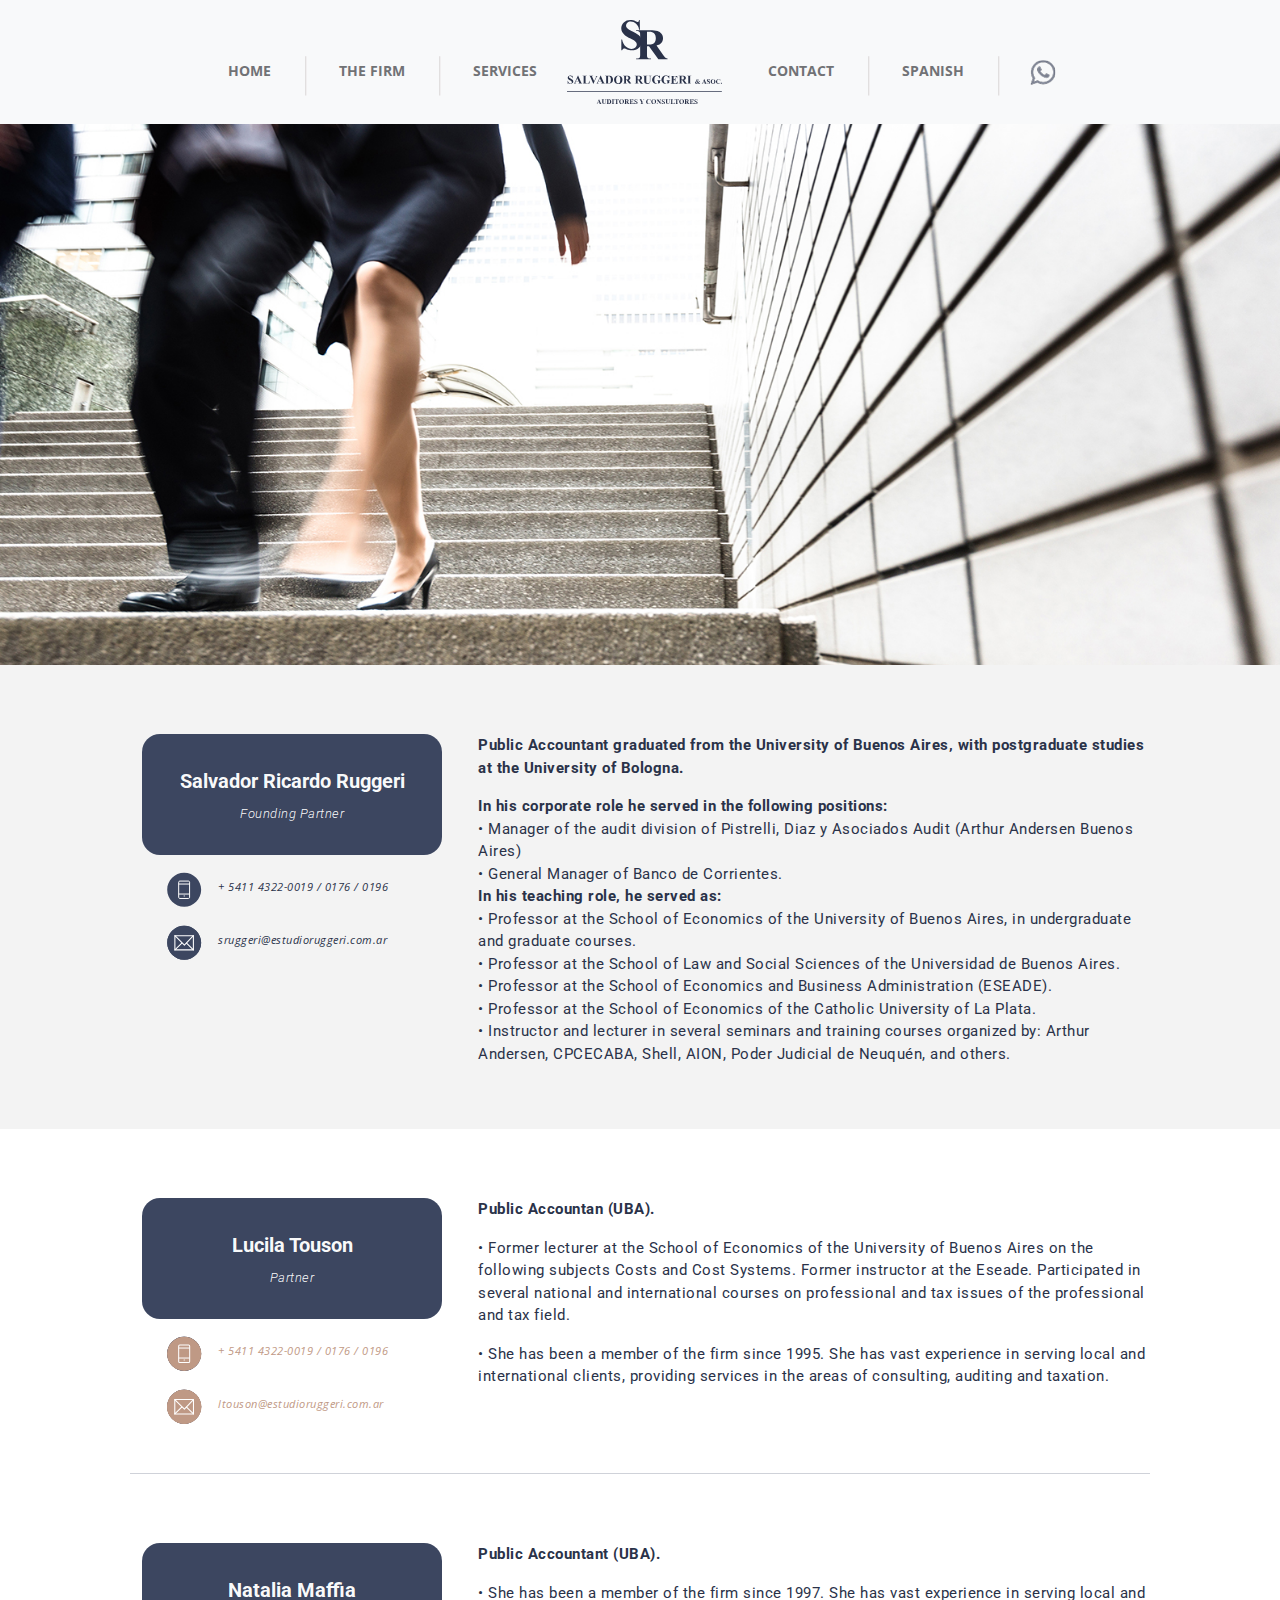
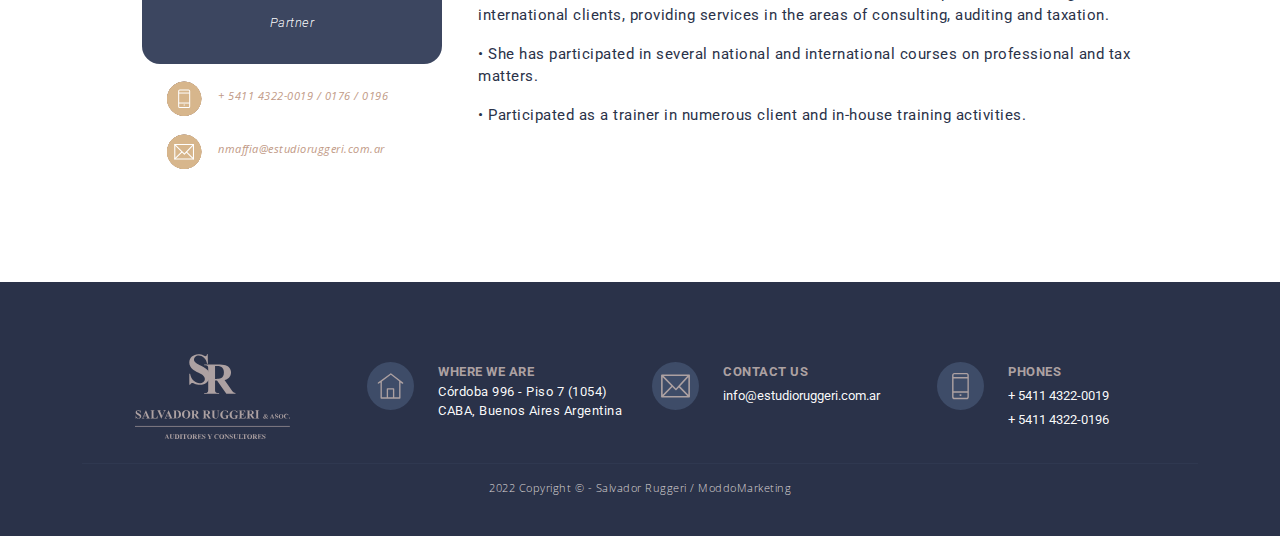
<file: eng/team.html>
<!doctype html>
<html lang="en">
    <head>
        <meta charset="utf-8">
        <meta name="viewport" content="width=device-width, initial-scale=1">

        <meta name="description" content="">
        <meta name="author" content="">

        <title>Profesionales | Salvador Ruggeri & Associates</title>

        <!-- CSS FILES -->
        <link rel="preconnect" href="https://fonts.googleapis.com">

        <link rel="preconnect" href="https://fonts.gstatic.com" crossorigin>
        
        <link href="https://fonts.googleapis.com/css2?family=Open+Sans:ital,wght@0,300;0,400;0,500;0,600;0,700;0,800;1,300;1,400;1,500;1,600;1,700;1,800&display=swap" rel="stylesheet">
        <link href="https://fonts.googleapis.com/css2?family=Poppins:ital,wght@0,100;0,200;0,300;0,400;0,500;0,600;0,700;1,100;1,200;1,300;1,400;1,500;1,600;1,700&display=swap" rel="stylesheet">
        <link href="https://fonts.googleapis.com/css2?family=Roboto:ital,wght@0,100;0,300;0,400;0,500;0,700;0,900;1,100;1,300;1,400;1,500;1,700;1,900&display=swap" rel="stylesheet">

        <link href="../css/bootstrap.min.css" rel="stylesheet">
        <link href="../css/bootstrap-icons.css" rel="stylesheet">

        <link rel="stylesheet" href="../css/magnific-popup.css">

        <link href="../css/aos.css" rel="stylesheet">

        <link href="../css/style.css" rel="stylesheet">

        <link rel="shortcut icon" href="../images/favicon.ico" type="image/x-icon">
        <link rel="icon" href="../images/favicon.ico" type="image/x-icon">

    </head>
    
    <body>
    
        <main>

         

            <nav class="navbar navbar-expand-lg bg-light">
                <div class="container-xl">
                    <a class="navbar-brand mx-auto d-lg-none" href="index.html">
                        <img src="../images/Logo_SR_Menu.svg" class="img-fluid" width="100px">
                    </a>

                    <button class="navbar-toggler" type="button" data-bs-toggle="collapse" data-bs-target="#navbarNav" aria-controls="navbarNav" aria-expanded="false" aria-label="Toggle navigation">
                        <span class="navbar-toggler-icon"></span>
                    </button>

                    <div class="collapse navbar-collapse" id="navbarNav">
                        <ul class="navbar-nav mx-auto">
                            <li class="nav-item active">
                                <a class="nav-link " href="index.html">HOME</a>
                            </li>
                            <div class="borde d-none d-lg-block">
                               <img src="../images/barra.png" class="img-fluid">
                            </div>

                            <li class="nav-item">
                                <a class="nav-link " href="thefirm.html">THE FIRM</a>
                            </li>
                            <div class="borde d-none d-lg-block">
                                <img src="../images/barra.png" class="img-fluid">
                             </div>
                            <li class="nav-item">
                                <a class="nav-link " href="services.html">SERVICES</a>
                            </li>

                            <a class="navbar-brand d-none d-lg-block" href="index.html">
                                <img src="../images/Logo_SR_Menu.svg" class="img-fluid" width="155px">
                             </a>

                            <li class="nav-item">
                                <a class="nav-link " href="contact.html">CONTACT</a>
                            </li>
                            <div class="borde d-none d-lg-block">
                                <img src="../images/barra.png" class="img-fluid">
                             </div>
                            <li class="nav-item">
                                <a class="nav-link " href="../index.html">SPANISH</a>
                            </li>
                            <div class="borde d-none d-lg-block">
                                <img src="../images/barra.png" class="img-fluid">
                             </div>

                             <li class="nav-item">
                                <a class=" whatsapp" href="https://walink.co/2b9f1f" target="_blank"> <!-- <img src="../images/Icono_Wapp_Menu.svg" class="pb-3" width="25px"> --> </a>
                            </li>
                        </ul>
                    </div>
                </div>
            </nav>

            <section class="section-padding  bg-equipo">
                <div class="container-sm mt-3 mb-3">
                    <div class="row">
                        <div class="col-lg-12 col-12">
                            <p class="text-secondary-white-color mt-5 mb-0 text-center fs-6 roboto">&nbsp;</p>
                            <h4 class="text-secondary-white-color mb-3  text-center poppins fw-semi-bold">&nbsp;</h4>
                        </div>

                        <div class="col-lg-12 col-12 mt-3 mb-5">
                            <p class="text-secondary-white-color  text-center roboto" >&nbsp;</p>
                                <p class="text-secondary-white-color  text-center mt-4 roboto">&nbsp;</p>
                                    <div class="col-lg-3 col-12  mt-3" style="margin: auto;">
                                 
                                </div>
                        </div>

                      

                    </div>
                </div>

               
            </section>

         


  

            <div id="ruggeri"  style="height: 5px;background-color: #F3F3F3;"></div>
  <section  class="section-padding pt-5 pb-0" style="background-color: #F3F3F3;">
   
            <div class="container-sm">
              
                <div class="content mx-5">      
                        <div class="row">
                           
                            <div class="col-lg-4 px-0 mt-3 mb-lg-5">
                                <div class="card bg-dark text-center pt-2" style="border-radius: 18px;margin: 0 1.5em; border:none;">
                                    <div class="card-body">
                                       
                                                      
                                    <h5  class="text-secondary-white-color pt-2 fs-5 fw-bold roboto">Salvador Ricardo Ruggeri</h5>
                                        <p class="text-secondary-white-color mb-3 text-center px-4 fs-7 fst-italic fw-light roboto">Founding Partner</p>
                                    
                                    </div>
                            </div>

                            <div class="row mt-3 ms-lg-5 ms-xs-5">
                                <div class="col-lg-2 col-2 px-0">
                                     <img src="../images/celular.svg" class="pb-3" width="37px">
                                     </div>

                                     <div class="col-lg-8 col-8 px-0">      
                            <p class="pt-2 fs-8 fst-italic"> + 5411 4322-0019 / 0176 / 0196 </p>
                            </div>
                            </div>
                            <div class="row ms-lg-5 ms-xs-5">
                                <div class="col-lg-2 col-2 px-0">
                                     <img src="../images/email.svg" class="pb-3" width="37px">
                                     </div>

                                     <div class="col-lg-8 col-8 px-0">      
                            <p class=" pt-2 fs-8 fst-italic"><a class="hover-gris" href="mailto:sruggeri@estudioruggeri.com.ar" target="_blank"> sruggeri@estudioruggeri.com.ar </a></p>
                            </div>
                            </div>


                            </div>
                          
                            <div class="col-lg-8  mt-3 mb-lg-5">
                               
                                       <p class=" mb-3 roboto fw-bold">Public Accountant graduated from the University of Buenos Aires, with postgraduate studies at the University of Bologna.</p>
                                        <p class="roboto fw-bold pb-0 mb-0">In his corporate role he served in the following positions:</p>
                                        <p class="roboto  pb-0 mb-0">• Manager of the audit division of Pistrelli, Diaz y Asociados Audit (Arthur Andersen Buenos Aires)<br>
                                            • General Manager of Banco de Corrientes.
                                            </p>
                                            <p class="roboto fw-bold pb-0 mb-0">In his teaching role, he served as:
                                            </p>
                                            <p class="roboto">• Professor at the School of Economics of the University of Buenos Aires, in undergraduate and graduate courses.<br>
                                                • Professor at the School of Law and Social Sciences of the Universidad de Buenos Aires.<br>
                                                • Professor at the School of Economics and Business Administration (ESEADE).<br>
                                                • Professor at the School of Economics of the Catholic University of La Plata.<br>
                                                • Instructor and lecturer in several seminars and training courses organized by:
                                                Arthur Andersen, CPCECABA, Shell, AION, Poder Judicial de Neuquén, and others.</p>    
                                   
                            </div> 
                        </div> 
                    </div> 
                </div> 
</section>
           
<div id="touson"  style="height: 5px;"></div>
<section  class="section-padding pt-5 pb-5">
    <div class="container-sm">
        <div class="content mx-5">      
                <div class="row">
                    <div class="col-lg-4 px-0 mt-3 mb-3">
                        <div class="card bg-dark  text-center pt-2" style="border-radius: 18px;margin: 0 1.5em; border:none;">
                            <div class="card-body">
                               
                                              
                            <h4  class="text-secondary-white-color pt-2 fs-5 fw-bold roboto">Lucila Touson</h4>
                                <p class="text-secondary-white-color mb-3 text-center px-4 fs-7 fst-italic fw-light roboto">Partner</p>
                            
                            </div>
                    </div>

                    <div class="row mt-3 ms-lg-5 ms-xs-5">
                        <div class="col-lg-2 col-2 px-0">
                             <img src="../images/celular-beige-oscuro.svg" class="pb-3" width="37px">
                             </div>

                             <div class="col-lg-8 col-8 px-0">      
                    <p class="text-beige-oscuro pt-2 fs-8 fst-italic"> + 5411 4322-0019 / 0176 / 0196 </p>
                    </div>
                    </div>
                    <div class="row ms-lg-5 ms-xs-5">
                        <div class="col-lg-2 col-2 px-0">
                             <img src="../images/email-beige-oscuro.svg" class="pb-3" width="37px">
                             </div>

                             <div class="col-lg-8 col-8 px-0">      
                    <p class="text-beige-oscuro  pt-2 fs-8 fst-italic"> <a class="text-beige-oscuro" href="mailto:ltouson@estudioruggeri.com.ar" target="_blank">ltouson@estudioruggeri.com.ar</a> </p>
                    </div>
                    </div>


                    </div>
                  
                    <div class="col-lg-8  mt-3  mb-3">
                       
                               <p class=" mb-3 roboto fw-bold">Public Accountan (UBA).</p>
                               
                                <p class="roboto">• Former lecturer at the School of Economics of the University of Buenos Aires on the following subjects Costs and Cost Systems. Former instructor at the Eseade. Participated in several national and international courses on professional and tax issues of the professional and tax field.</p>
                                  
                                    <p class="roboto">• She has been a member of the firm since 1995. She has vast experience in serving local and international clients, providing services in the areas of consulting, auditing and taxation.
                                    </p>    
                                         
                           
                    </div> 
                </div> 


                <hr>

                <div id="maffia"  style="height: 5px;"></div>
                <div class="row">
                    <div class="col-lg-4 px-0 mt-5 mb-lg-5">
                        <div class="card bg-dark  text-center pt-2" style="border-radius: 18px;margin: 0 1.5em; border:none;">
                            <div class="card-body">
                               
                                              
                            <h4  class="text-secondary-white-color pt-2 fs-5 fw-bold roboto">Natalia Maffia</h4>
                                <p class="text-secondary-white-color mb-3 text-center px-4 fs-7 fst-italic fw-light roboto">Partner</p>
                            
                            </div>
                    </div>

                    <div class="row mt-3 ms-lg-5 ms-xs-5">
                        <div class="col-lg-2 col-2 px-0">
                             <img src="../images/celular-beige.svg" class="pb-3" width="37px">
                             </div>

                             <div class="col-lg-8 col-8 px-0">      
                    <p class="text-beige-oscuro  pt-2 fs-8 fst-italic"> + 5411 4322-0019 / 0176 / 0196 </p>
                    </div>
                    </div>
                    <div class="row ms-lg-5 ms-xs-5">
                        <div class="col-lg-2 col-2 px-0">
                             <img src="../images/email-beige.svg" class="pb-3" width="37px">
                             </div>

                             <div class="col-lg-8 col-8 px-0">      
                    <p class="text-beige-oscuro pt-2 fs-8 fst-italic"> <a class="text-beige-oscuro" href="mailto:nmaffia@estudioruggeri.com.ar" target="_blank">nmaffia@estudioruggeri.com.ar </a></p>
                    </div>
                    </div>


                    </div>
                  
                    <div class="col-lg-8  mt-5 mb-lg-5">
                       
                               <p class=" mb-3 roboto fw-bold">Public Accountant (UBA).</p>
                               
                                <p class="roboto">• She has been a member of the firm since 1997. She has vast experience in serving local and international clients, providing services in the areas of consulting, auditing and taxation.</p>
                                  
                                    <p class="roboto">• She has participated in several national and international courses on professional and tax matters.</p>    
                                        <p class="roboto">• Participated as a trainer in numerous client and in-house training activities.</p>    
                                      
                           
                    </div> 
                </div> 
            </div> 
        </div> 
</section>
        
           

        </main>

        <footer class="site-footer">
            <div class="container">
                <div class="row">

                    <div class="col-md-3 col-12 text-center">
                        <img src="../images/footer/Logo_SR_Footer_Home.svg" class="img-fluid" width="155px">

                       
                    </div>

                    <div class="col-lg-3 col-12 mt-2 mt-xs-3">
                        <div class="row">
                        <div class="col-lg-3 col-3">
                        <img src="../images/footer/Icono_DondeEstamos_Footer_Home.svg" class="img-fluid">
                        </div>
                        <div class="col-lg-9 col-9">
                        <p class=" mb-0 fs-7 fw-bold roboto" style="color: #ada1a2;">WHERE WE ARE</p>
                        <p class="text-secondary-white-color fs-7 mb-0 roboto">Córdoba 996 - Piso 7 (1054)
                            CABA, Buenos Aires
                            Argentina</p>
                            </div>
                            </div>
                    </div>

                  
                    <div class="col-lg-3 col-12  mt-2">
                        <div class="row">
                        <div class="col-lg-3 col-3">
                        <img src="../images/footer/Icono_Contactanos_Footer_Home.svg" class="img-fluid">
                        </div>
                        <div class="col-lg-9 col-9">
                        <p class=" mb-0 fs-7 fw-bold roboto" style="color: #ada1a2;">CONTACT US</p>
                        <a href="mailto:info@estudioruggeri.com.ar" class="text-secondary-white-color fs-7 mb-0 roboto" target="_blank">info@estudioruggeri.com.ar</a>
                       
                            </div>
                            </div>
                    </div>
                    <div class="col-lg-3 col-12  mt-2">
                        <div class="row">
                        <div class="col-lg-3 col-3">
                        <img src="../images/footer/Icono_Telefonos_Footer_Home.svg" class="img-fluid">
                        </div>
                        <div class="col-lg-9 col-9">
                        <p class=" mb-0 fs-7 fw-bold roboto" style="color: #ada1a2;">PHONES</p>
                        <a href="tel:+ 5411 4322-0019" class="text-secondary-white-color fs-7 mb-0 roboto">+ 5411 4322-0019</a><br>
                        <a href="tel:+ 5411 4322-0196" class="text-secondary-white-color fs-7 mb-0 roboto">+ 5411 4322-0196</a>
                        
                            </div>
                            </div>
                    </div>

                   
                    <div class="col-lg-12 col-12 text-center mt-2">
                        <hr>
                        <p class="copyright-text mb-0 fw-light fs-9" style="color: #dad5d5;">2022 Copyright © - Salvador Ruggeri / ModdoMarketing
                        </p>
                    </div>


                </div>
            </section>
        </footer>

        <!-- JAVASCRIPT FILES -->
        <script src="../js/jquery.min.js"></script>
        <script src="../js/bootstrap.bundle.min.js"></script>
        <script src="../js/jquery.sticky.js"></script>
        <script src="../js/aos.js"></script>
        <script src="../js/jquery.magnific-popup.min.js"></script>
        <script src="../js/magnific-popup-options.js"></script>
        <script src="../js/scrollspy.min.js"></script>
        <script src="../js/custom.js"></script>
     

    </body>
</html>
</file>
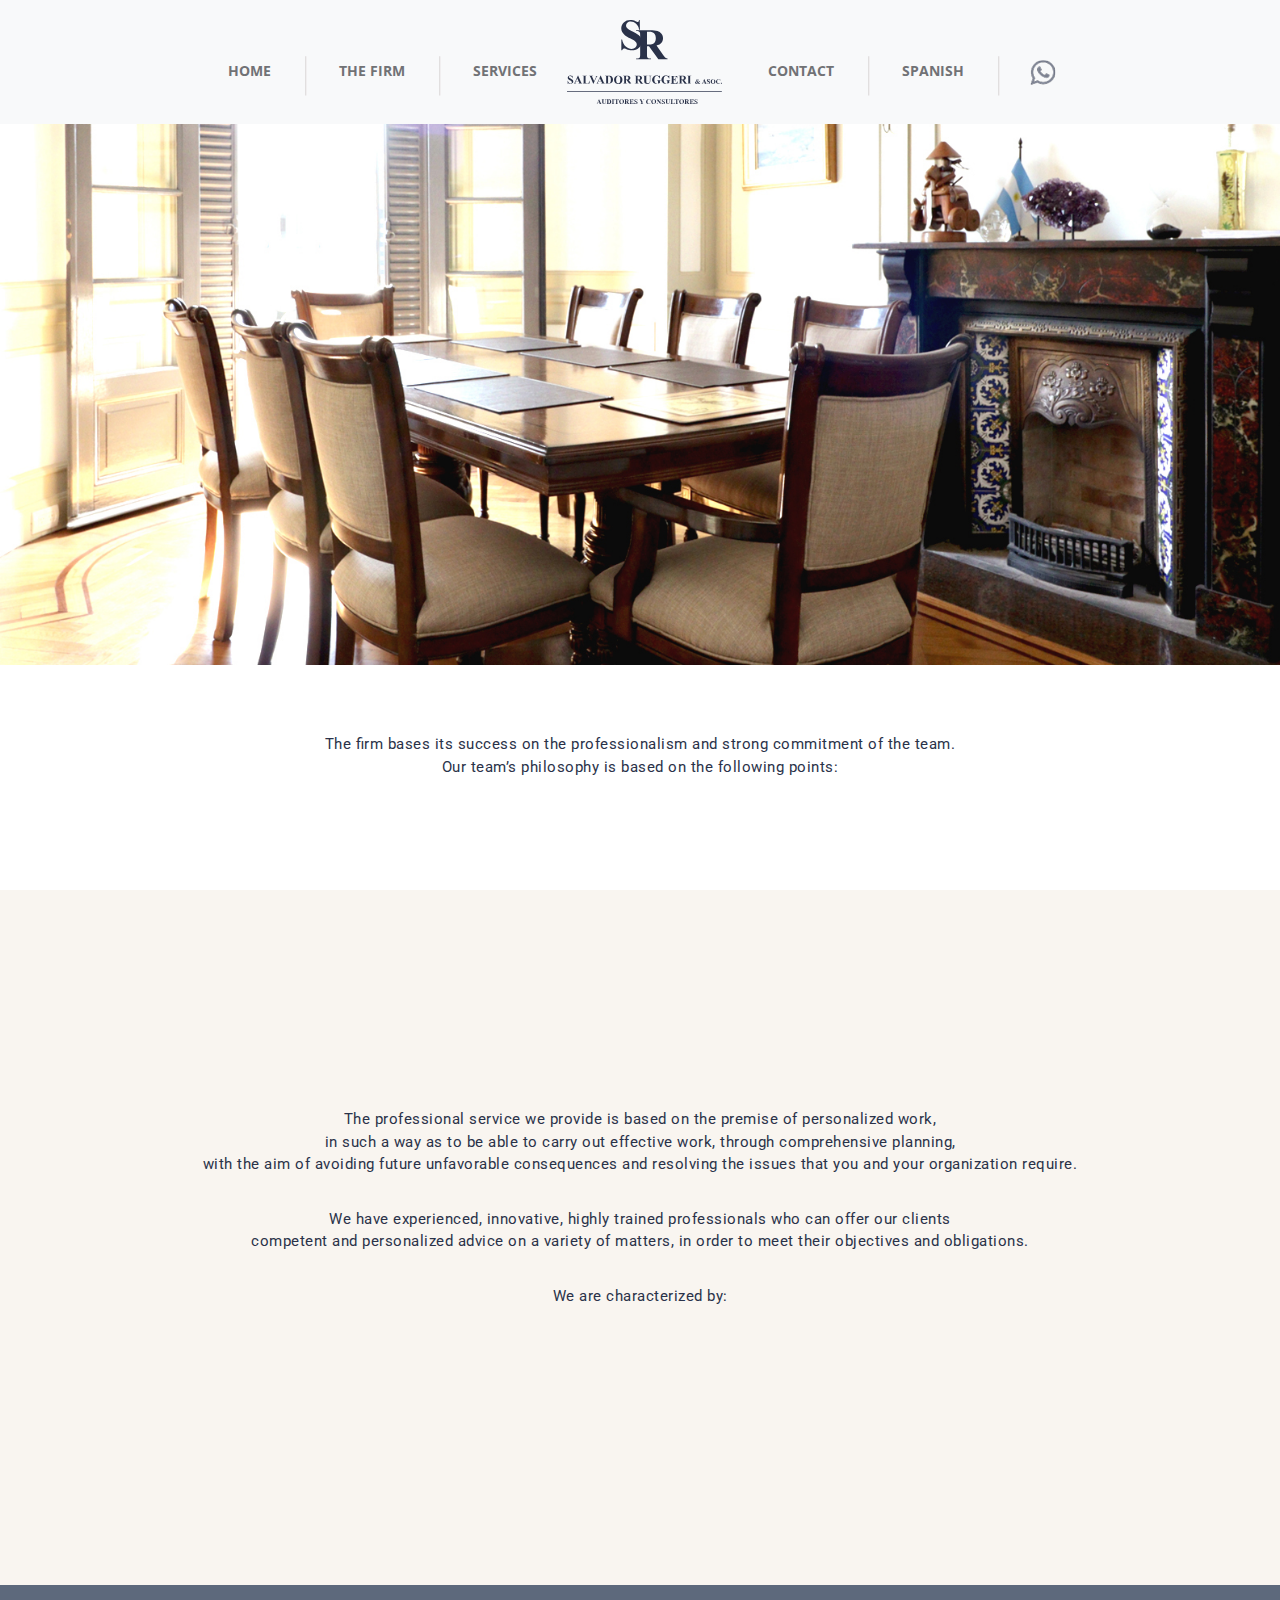
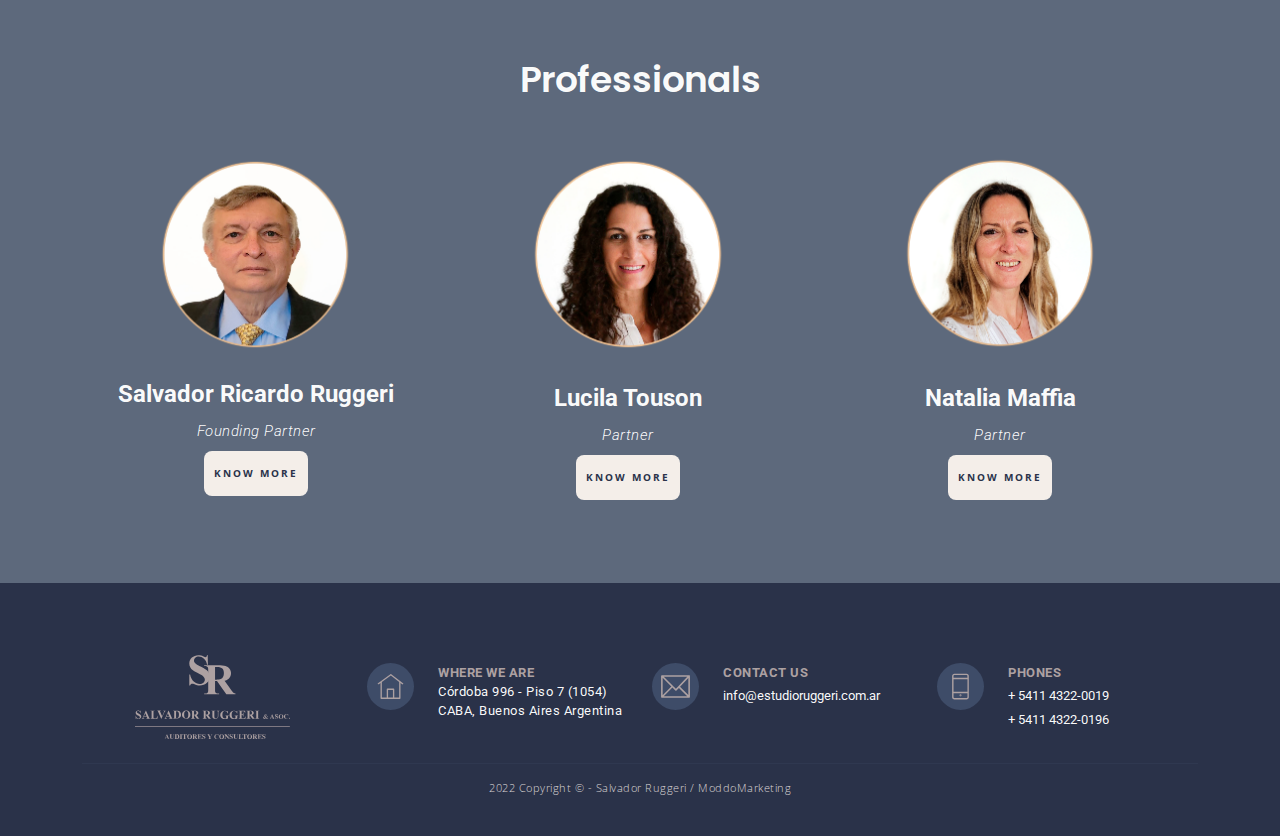
<file: eng/thefirm.html>
<!doctype html>
<html lang="en">
    <head>
        <meta charset="utf-8">
        <meta name="viewport" content="width=device-width, initial-scale=1">

        <meta name="description" content="">
        <meta name="author" content="">

        <title>La Firma | Salvador Ruggeri & Associates</title>

        <!-- CSS FILES -->
        <link rel="preconnect" href="https://fonts.googleapis.com">

        <link rel="preconnect" href="https://fonts.gstatic.com" crossorigin>
        
        <link href="https://fonts.googleapis.com/css2?family=Open+Sans:ital,wght@0,300;0,400;0,500;0,600;0,700;0,800;1,300;1,400;1,500;1,600;1,700;1,800&display=swap" rel="stylesheet">
        <link href="https://fonts.googleapis.com/css2?family=Poppins:ital,wght@0,100;0,200;0,300;0,400;0,500;0,600;0,700;1,100;1,200;1,300;1,400;1,500;1,600;1,700&display=swap" rel="stylesheet">
        <link href="https://fonts.googleapis.com/css2?family=Roboto:ital,wght@0,100;0,300;0,400;0,500;0,700;0,900;1,100;1,300;1,400;1,500;1,700;1,900&display=swap" rel="stylesheet">

        <link href="../css/bootstrap.min.css" rel="stylesheet">
        <link href="../css/bootstrap-icons.css" rel="stylesheet">

        <link rel="stylesheet" href="../css/magnific-popup.css">

        <link href="../css/aos.css" rel="stylesheet">

        <link href="../css/style.css" rel="stylesheet">

        <link rel="shortcut icon" href="../images/favicon.ico" type="image/x-icon">
        <link rel="icon" href="../images/favicon.ico" type="image/x-icon">

    </head>
    
    <body>
    
        <main>

         

            <nav class="navbar navbar-expand-lg bg-light">
                <div class="container-xl">
                    <a class="navbar-brand mx-auto d-lg-none" href="index.html">
                        <img src="../images/Logo_SR_Menu.svg" class="img-fluid" width="100px">
                    </a>

                    <button class="navbar-toggler" type="button" data-bs-toggle="collapse" data-bs-target="#navbarNav" aria-controls="navbarNav" aria-expanded="false" aria-label="Toggle navigation">
                        <span class="navbar-toggler-icon"></span>
                    </button>

                    <div class="collapse navbar-collapse" id="navbarNav">
                        <ul class="navbar-nav mx-auto">
                            <li class="nav-item active">
                                <a class="nav-link " href="index.html">HOME</a>
                            </li>
                            <div class="borde d-none d-lg-block">
                               <img src="../images/barra.png" class="img-fluid">
                            </div>

                            <li class="nav-item">
                                <a class="nav-link " href="thefirm.html">THE FIRM</a>
                            </li>
                            <div class="borde d-none d-lg-block">
                                <img src="../images/barra.png" class="img-fluid">
                             </div>
                            <li class="nav-item">
                                <a class="nav-link " href="services.html">SERVICES</a>
                            </li>

                            <a class="navbar-brand d-none d-lg-block" href="index.html">
                                <img src="../images/Logo_SR_Menu.svg" class="img-fluid" width="155px">
                             </a>

                            <li class="nav-item">
                                <a class="nav-link " href="contact.html">CONTACT</a>
                            </li>
                            <div class="borde d-none d-lg-block">
                                <img src="../images/barra.png" class="img-fluid">
                             </div>
                            <li class="nav-item">
                                <a class="nav-link " href="../index.html">SPANISH</a>
                            </li>
                            <div class="borde d-none d-lg-block">
                                <img src="../images/barra.png" class="img-fluid">
                             </div>

                             <li class="nav-item">
                                <a class=" whatsapp" href="https://walink.co/2b9f1f" target="_blank"> <!-- <img src="../images/Icono_Wapp_Menu.svg" class="pb-3" width="25px"> --> </a>
                            </li>
                        </ul>
                    </div>
                </div>
            </nav>

            <section class="section-padding  bg-firma">
                <div class="container-sm mt-3 mb-3">
                    <div class="row">
                        <div class="col-lg-12 col-12">
                            <p class="text-secondary-white-color mt-5 mb-0 text-center fs-6 roboto">&nbsp;</p>
                            <h4 class="text-secondary-white-color mb-3  text-center poppins fw-semi-bold">&nbsp;</h4>
                        </div>

                        <div class="col-lg-12 col-12 mt-3 mb-5">
                            <p class="text-secondary-white-color  text-center roboto" >&nbsp;</p>
                                <p class="text-secondary-white-color  text-center mt-4 roboto">&nbsp;</p>
                                    <div class="col-lg-3 col-12  mt-3" style="margin: auto;">
                                 
                                </div>
                        </div>

                      

                    </div>
                </div>

               
            </section>

         


  <section class="section-padding pt-1 pb-5">
                <div class="container-sm mt-3 ">
                    <div class="row">
                        <div class="col-lg-12 col-12">
                            <p class="mt-5 mb-3 text-center roboto">The ﬁrm bases its success on the professionalism and strong commitment of the team.<br>
                                Our team’s philosophy is based on the following points:
                                
                            </p>
                        </div>
                    </div>
                </div>
                </section>


  <section class="section-padding mt-5 pt-5 pb-0"  style="background-color: #F9F5F0;">
            <div class="container" style="margin-top: -150px;">
                                
                        <div class="row">
                            <div class="col-lg-4  mt-3 mb-lg-5">
                                <div class="card bg-beige text-center mx-4  pt-2 pb-2" style="border-radius: 18px;margin: 0 1.5em; border:none; height: 240px;"  data-aos="fade-down">
                                    <div class="card-body">
                                       
                                                      
                                    <h5 class="text-secondary-white-color fw-semi-bold poppins">High level <br>
                                        of specialization </h5>
                                        <p class=" mb-3 text-center px-4 fs-7 ">This is the only way to get the most out of it of the professional staff in a framework of teamwork.<br>&nbsp;<br>&nbsp;
                                        </p>
                                    
                                    </div>
                            </div>
                            </div>
                          
                            <div class="col-lg-4  mt-3 mb-lg-5">
                                <div class="card bg-beige text-center  mx-4 pt-2 pb-2" style="border-radius: 18px;margin: 0 1.5em; border:none; height: 240px;"  data-aos="fade-down">
                                    <div class="card-body">
                                       
                                                      
                                    <h5 class="text-secondary-white-color fw-semi-bold poppins">Suitability<br>&nbsp;</h5>
                                        <p class=" mb-3 text-center fs-7 px-4 ">It is the commitment that we assume with the client to carry out our task with quality and responsibility in an ethical framework.
                                        </p>
                                    
                                    </div>
                            </div>
                            </div> 
                            
                           
                            <div class="col-lg-4  mt-3 mb-lg-5">
                                <div class="card bg-beige text-center  mx-4  pt-2 pb-2" style="border-radius: 18px;margin: 0 1.5em; border:none; height: 240px;"  data-aos="fade-down">
                                    <div class="card-body">
                                       
                                                      
                                    <h5 class="text-secondary-white-color fw-semi-bold poppins">Service <br>
                                        Vocation</h5>
                                        <p class=" mb-3 text-center fs-7 px-4 ">To be at the client's service permanently to solve their problems.<br>&nbsp;<br>&nbsp;
                                            
                                        </p>
                                    
                                    </div>
                            </div>
                            </div>
                            
                            <div class="col-lg-12 col-12">
                                <p class="mt-3 mb-3 text-center roboto">The professional service we provide is based on the premise of personalized work,<br> in such a way as to be able to carry out effective work, through comprehensive planning, <br>with the aim of avoiding future unfavorable consequences and resolving the issues that you and your organization require.
                                </p>
                            </div>
                            <div class="col-lg-12 col-12">
                                <p class="mt-3 mb-3 text-center roboto">We have experienced, innovative, highly trained professionals who can offer our clients<br> competent and personalized advice on a variety of matters, in order to meet their objectives and obligations.
                                </p>
                            </div>
                            <div class="col-lg-12 col-12">
                                <p class="mt-3 mb-5 text-center roboto">We are characterized by:
                                </p>
                            </div>


                            <div class="col-lg-3  mt-3 mb-lg-5">
                                <div class="card text-center  pt-2 pb-2" style="margin: 0 1.5em; border:none;"  data-aos="fade-up">
                                    <div class="card-body"  style="height: 150px;">
                                       <img src="../images/Icono_CkeckBeige_firma.svg" width="50px" style="margin-top: -80px;"/>
                                   
                                        <p class=" mb-3 text-center fs-7 px-4 roboto">Special emphasis on the selection in terms of personal attributes of the professional.
                                        </p>
                                    
                                    </div>
                            </div>
                            </div>
                            <div class="col-lg-3  mt-3 mb-lg-5">
                                <div class="card text-center  pt-2 pb-2" style="margin: 0 1.5em; border:none;"  data-aos="fade-up">
                                    <div class="card-body" style="height: 150px;">
                                       <img src="../images/Icono_CkeckAzul_LaFirma.svg" width="50px" style="margin-top: -80px;"/>
                                   
                                        <p class=" mb-3 text-center fs-7 px-4 roboto">Development and strengthening of the “Team” concept.”
                                        </p>
                                    
                                    </div>
                            </div>
                            </div>
                            <div class="col-lg-3  mt-3 mb-lg-5">
                                <div class="card text-center  pt-2 pb-2" style="margin: 0 1.5em; border:none;"  data-aos="fade-up">
                                    <div class="card-body"  style="height: 150px;">
                                       <img src="../images/Icono_CkeckBeige_firma.svg" width="50px" style="margin-top: -80px;"/>
                                   
                                        <p class=" mb-3 text-center fs-7 px-4 roboto">Ongoing <br>training programs.
                                            
                                        </p>
                                    
                                    </div>
                            </div>
                            </div>
                            <div class="col-lg-3  mt-3 mb-lg-5">
                                <div class="card text-center  pt-2 pb-2" style="margin: 0 1.5em; border:none;"  data-aos="fade-up">
                                    <div class="card-body"  style="height: 150px;">
                                       <img src="../images/Icono_CkeckAzul_LaFirma.svg" width="50px" style="margin-top: -80px;"/>
                                   
                                        <p class=" mb-3 text-center fs-7 px-4 roboto">Willingness to carry out the work where and when it is necessary.
                                            
                                        </p>
                                    
                                    </div>
                            </div>
                            </div>
                         
                        </div>

                      

                   
                </div>

               
            </section>


            <section class="section-padding pt-1 pb-0 bg-azulado">
                <div class="container-sm mt-3">
                    <div class="row">
                        <div class="col-lg-12 col-12">
                            <h3 class="mt-5 mb-3 text-center text-secondary-white-color fw-semi-bold poppins">Professionals
                            </h3>
                            
                        </div>

                        <div class="row">
                           
                            <div class="col-lg-4 mt-2 mb-lg-5">
                                <div class="text-center   pb-5">
                                    <img src="../images/ruggeri.png" class="img-fluid px-5">       
                                    <h5 class="text-secondary-white-color fw-bold roboto">Salvador Ricardo Ruggeri </h5>
                                    <p class="text-secondary-white-color fw-light fst-italic roboto">Founding Partner</p>
                                    <a type="button2" href="team.html#ruggeri" class="button2 mt-5 mx-auto fw-bold b-block">KNOW MORE</a>
                                </div>
                            </div> 
                           
                            <div class="col-lg-4 mt-2 mb-lg-5">
                                <div class="text-center   pb-5" >
                                    <img src="../images/touson.png" class="img-fluid px-5">       
                                    <h5 class="text-secondary-white-color fw-bold roboto mt-1">Lucila Touson </h5>
                                    <p class="text-secondary-white-color fw-light fst-italic  roboto">Partner</p>
                                    <a type="button2" href="team.html#touson" class="button2 mt-5 mx-auto fw-bold b-block">KNOW MORE</a>
                                </div>
                            </div> 
                            <div class="col-lg-4 mt-2 mb-lg-5">
                                <div class="text-center   pb-5">
                                    <img src="../images/maffia.png" class="img-fluid px-5">       
                                    <h5 class="text-secondary-white-color fw-bold roboto mt-1">Natalia Maffia</h5>
                                    <p class="text-secondary-white-color fw-light fst-italic roboto">Partner</p>
                                    <a type="button2" href="team.html#maffia" class="button2 mt-5 mx-auto  fw-bold b-block">KNOW MORE</a>
                                </div>
                            </div> 

                            

                         
                        </div>

                      

                    </div>
                </div>

               
            </section>

        
           

        </main>

        <footer class="site-footer">
            <div class="container">
                <div class="row">

                    <div class="col-md-3 col-12 text-center">
                        <img src="../images/footer/Logo_SR_Footer_Home.svg" class="img-fluid" width="155px">

                       
                    </div>

                    <div class="col-lg-3 col-12 mt-2 mt-xs-3">
                        <div class="row">
                        <div class="col-lg-3 col-3">
                        <img src="../images/footer/Icono_DondeEstamos_Footer_Home.svg" class="img-fluid">
                        </div>
                        <div class="col-lg-9 col-9">
                        <p class=" mb-0 fs-7 fw-bold roboto" style="color: #ada1a2;">WHERE WE ARE</p>
                        <p class="text-secondary-white-color fs-7 mb-0 roboto">Córdoba 996 - Piso 7 (1054)
                            CABA, Buenos Aires
                            Argentina</p>
                            </div>
                            </div>
                    </div>

                  
                    <div class="col-lg-3 col-12  mt-2">
                        <div class="row">
                        <div class="col-lg-3 col-3">
                        <img src="../images/footer/Icono_Contactanos_Footer_Home.svg" class="img-fluid">
                        </div>
                        <div class="col-lg-9 col-9">
                        <p class=" mb-0 fs-7 fw-bold roboto" style="color: #ada1a2;">CONTACT US</p>
                        <a href="mailto:info@estudioruggeri.com.ar" class="text-secondary-white-color fs-7 mb-0 roboto" target="_blank">info@estudioruggeri.com.ar</a>
                       
                            </div>
                            </div>
                    </div>
                    <div class="col-lg-3 col-12  mt-2">
                        <div class="row">
                        <div class="col-lg-3 col-3">
                        <img src="../images/footer/Icono_Telefonos_Footer_Home.svg" class="img-fluid">
                        </div>
                        <div class="col-lg-9 col-9">
                        <p class=" mb-0 fs-7 fw-bold roboto" style="color: #ada1a2;">PHONES</p>
                        <a href="tel:+ 5411 4322-0019" class="text-secondary-white-color fs-7 mb-0 roboto">+ 5411 4322-0019</a><br>
                        <a href="tel:+ 5411 4322-0196" class="text-secondary-white-color fs-7 mb-0 roboto">+ 5411 4322-0196</a>
                        
                            </div>
                            </div>
                    </div>

                   
                    <div class="col-lg-12 col-12 text-center mt-2">
                        <hr>
                        <p class="copyright-text mb-0 fw-light fs-9" style="color: #dad5d5;">2022 Copyright © - Salvador Ruggeri / ModdoMarketing
                        </p>
                    </div>


                </div>
            </section>
        </footer>

        <!-- JAVASCRIPT FILES -->
        <script src="../js/jquery.min.js"></script>
        <script src="../js/bootstrap.bundle.min.js"></script>
        <script src="../js/jquery.sticky.js"></script>
        <script src="../js/aos.js"></script>
        <script src="../js/jquery.magnific-popup.min.js"></script>
        <script src="../js/magnific-popup-options.js"></script>
        <script src="../js/scrollspy.min.js"></script>
        <script src="../js/custom.js"></script>
     

    </body>
</html>
</file>
<file: css/style.css>
/*

TemplateMo 567 Nomad Force

https://templatemo.com/tm-567-nomad-force

*/

/*---------------------------------------
  CUSTOM PROPERTIES ( VARIABLES )             
-----------------------------------------*/
:root {
  --white-color:                  #FFFFFF;
  --primary-color:                #2A3249;
  --section-bg-color:             #f9f9f9;
  --dark-color:                   #2A3249;
  --beige:                        #D6B58C;
  --beige-oscuro:                 #bf9985; 
  --grey-color:                   #F4EEE9;
  --text-secondary-white-color:   rgba(255, 255, 255, 0.98);
  --title-color:                  #565758;
  --p-color:                      #717275;
  --violeta:                       #ADA1A2;
  --marron:                          #8a736e;

  --body-font-family:           'Open Sans', sans-serif;

  --h1-font-size:               72px;
  --h2-font-size:               42px;
  --h3-font-size:               36px;
  --h4-font-size:               32px;
  --h5-font-size:               24px;
  --h6-font-size:               22px;
  --p-font-size:                15px;
  --copyright-text-font-size:   11px;
  --custom-link-font-size:      12px;

  --font-weight-light:          300;
  --font-weight-normal:         400;
  --font-weight-bold:           700;
  --font-weight-black:          900;
}

hr{
  color: #3e4c68;
}
.bg-blue{
  background-color: #2A3249 !important;
}

.bg-beige{
  background-color: #D6B58C;
}
.bg-beige-oscuro{
  background-color: #bf9985;
}
.bg-grey{
  background-color:var(--grey-color);
}
.bg-violeta{
  background-color:var(--violeta);
}

.bg-dark{
  background-color: #3C4660 !important;
}
.bg-dark2{
  background-color: #2a3249 !important;
}


.bg-azulado{
  background-color: #5D697C;
}

.bg-touson{
  background-color: #BF9985;
}

.bg-gris{
  background-color: #F3F3F3;
}
.mx-6{
margin-left: 6rem!important;
margin-right: 6rem!important;
}


body,
html {
  height: 100%;
}

body {
    background: var(--white-color);
    font-family: var(--body-font-family);    
    position: relative;
}

/*---------------------------------------
  TYPOGRAPHY               
-----------------------------------------*/

h2,
h3,
h4,
h5,
h6 {
  color: var(--dark-color);
  line-height: inherit;
}

h1,
h2,
h3,
h4,
h5,
h6 {
  font-weight: var(--font-weight-bold);
}

h1,
h2 {
  font-weight: var(--font-weight-black);
}

h1 {
  font-size: var(--h1-font-size);
  line-height: normal;
}

h2 {
  font-size: var(--h2-font-size);
}

h3 {
  font-size: var(--h3-font-size);
}

h4 {
  font-size: var(--h4-font-size);
}

h5 {
  font-size: var(--h5-font-size);
}

h6 {
  font-size: var(--h6-font-size);
}

p {
  color: var(--primary-color);
  font-size: var(--p-font-size);
  font-weight: var(--font-weight-normal);
  letter-spacing: 0.5px;
}

.text-secondary-white-color {
  color: var(--text-secondary-white-color);
}
.text-beige-oscuro {
  color: var(--beige-oscuro);
}
.text-marron {
  color: var(--marron);
}

.hover-gris{
color: var(--dark-color) !important;

}

.hover-gris:hover{
color: var(--p-color) !important;

}

.poppins{
  font-family: 'Poppins', sans-serif;
}

.roboto{
  font-family: 'Roboto', sans-serif;
}

.fs-7{
  font-size: 0.8em;
}

.fs-8{
  font-size: 0.7em;
}

.fs-9{
  font-size: 0.6em;
}

a, 
button {
  touch-action: manipulation;
  transition: all 0.3s;
}

a {
  color: var(--p-color);
  text-decoration: none;
}

a:hover {
  color: var(--violeta);
}

::selection {
  background: var(--dark-color);
  color: var(--white-color);
}

.custom-underline {
  border-bottom: 2px solid var(--white-color);
  color: var(--white-color);
  padding-bottom: 4px;
}

.videoWrapper {
  position: relative;
  padding-bottom: 56.25%; /* 16:9 */
  height: 0;
  z-index: -100;
}

.custom-video {
  position: absolute;
  top: 0;
  left: 0;
  width: 100%;
  height: 100%;
}

.overlay {
  /* background: linear-gradient(to top, #000, transparent 90%); */
  position: absolute;
  top: 0;
  right: 0;
  bottom: 0;
  left: 0;
}

/*---------------------------------------
  CUSTOM LINK               
-----------------------------------------*/
.custom-links {
  max-width: 230px;
}

.custom-link {
  position: relative;
  overflow: hidden;
  z-index: 1;
  display: inline-block;
  transition: all .3s cubic-bezier(.645,.045,.355,1);
}

.custom-link::after {
  content: "";
  width: 0;
  height: 2px;
  bottom: 0;
  position: absolute;
  left: auto;
  right: 0;
  z-index: -1;
  transition: width .6s cubic-bezier(.25,.8,.25,1) 0s;
  background: currentColor;
}

.custom-link:hover::after {
  width: 100%;
  left: 0;
  right: auto;
}

.custom-link:hover,
.custom-link:hover::after {
  color: var(--white-color);
}

b,
strong {
  font-weight: var(--font-weight-bold);
}

.bg-firma{
  background-image: url('../images/bg-firma.jpg');
  background-repeat: no-repeat;
  background-position: top;
  background-size: cover;
  padding-bottom: 100px;
  padding-top: 100px;
}

.bg-equipo{
  background-image: url('../images/bg-equipo.jpg');
  background-repeat: no-repeat;
  background-position: top;
  background-size: cover;
  padding-bottom: 100px;
  padding-top: 100px;
}
.bg-servicios{
  background-image: url('../images/bg-servicios.jpg');
  background-repeat: no-repeat;
  background-position: top;
  background-size: cover;
  padding-bottom: 100px;
  padding-top: 100px;
}
.bg-contacto{
  background-image: url('../images/bg-contacto.jpg');
  background-repeat: no-repeat;
  background-position: top;
  background-size: cover;
  padding-bottom: 100px;
  padding-top: 100px;
}
/*---------------------------------------
  NAVIGATION               
-----------------------------------------*/

.navbar {
  z-index: 9;
  right: 0;
  left: 0;
  padding-top: 15px;
  padding-bottom: 15px;
}

.navbar-brand {
  color: var(--primary-color);
  font-size: 24px;
  font-weight: var(--font-weight-bold);
}

.navbar-expand-lg .navbar-nav .nav-link {
  padding-right: 30px;
  padding-left: 30px;
  
}
 .borde {
 padding-top: 40px;
}

.navbar-nav .nav-link::before {
  content: "\F2EA";
  font-family: bootstrap-icons;
  display: block;
  margin-left: auto;
  margin-right: auto;
  width: fit-content;
  color: var(--primary-color);
  opacity: 0;
  -webkit-transition: opacity 0.3s, -webkit-transform 0.3s;
  -moz-transition: opacity 0.3s, -moz-transform 0.3s;
  transition: opacity 0.3s, transform 0.3s;
  -webkit-transform: translateY(10px);
  -moz-transform: translateY(10px);
  transform: translateY(10px);
}

.navbar-nav .nav-link:hover::before {
  opacity: 1;
  -webkit-transform: translateY(0px);
  -moz-transform: translateY(0px);
  transform: translateY(0px);
  /* text-decoration: underline; */
}

.navbar-nav .nav-link {
  color: var(--p-color);
  font-size: 14px;
  font-weight: var(--font-weight-bold);
  position: relative;
 
}



.navbar-nav .nav-link:hover::after,
.navbar-nav .nav-item.active .nav-link::after {
  color: var(--primary-color);
  opacity: 1;
  -webkit-transform: translateY(0px);
  -moz-transform: translateY(0px);
  transform: translateY(0px);
}

.navbar-nav .nav-item.active .nav-link,
.nav-link:focus, 
.nav-link:hover {
  color: var(--dark-color);
  filter:var(--dark-color);
  
}

.whatsapp{
  background: url('../images/whatsapp.png') no-repeat center;
  width: 20px;
  height: 20px;
  top: 45px;
  padding-right: 30px;
  padding-left: 50px;
  position: relative;
  padding-top: 20px;
  padding-bottom: 20px;
}
.whatsapp:hover{
  background: url('../images/whatsapp_azul.png') no-repeat center;
  width: 20px;
  height: 20px;
  top: 45px;
  padding-right: 30px;
  padding-left: 50px;
  position: relative;
  padding-top: 20px;
  padding-bottom: 20px;
}


.nav-link:focus {
  color: var(--p-color);
}

.navbar-toggler {
  border: 0;
  padding: 0;
  cursor: pointer;
  margin: 0;
  width: 30px;
  height: 35px;
  outline: none;
}

.navbar-toggler:focus {
  outline: none;
  box-shadow: none;
}

.navbar-toggler[aria-expanded="true"] .navbar-toggler-icon {
  background: transparent;
}

.navbar-toggler[aria-expanded="true"] .navbar-toggler-icon:before,
.navbar-toggler[aria-expanded="true"] .navbar-toggler-icon:after {
  transition: top 300ms 50ms ease, -webkit-transform 300ms 350ms ease;
  transition: top 300ms 50ms ease, transform 300ms 350ms ease;
  transition: top 300ms 50ms ease, transform 300ms 350ms ease, -webkit-transform 300ms 350ms ease;
  top: 0;
}

.navbar-toggler[aria-expanded="true"] .navbar-toggler-icon:before {
  transform: rotate(45deg);
}

.navbar-toggler[aria-expanded="true"] .navbar-toggler-icon:after {
  transform: rotate(-45deg);
}

.navbar-toggler .navbar-toggler-icon {
  background: var(--dark-color);
  transition: background 10ms 300ms ease;
  display: block;
  width: 30px;
  height: 2px;
  position: relative;
}

.navbar-toggler .navbar-toggler-icon:before,
.navbar-toggler .navbar-toggler-icon:after {
  transition: top 300ms 350ms ease, -webkit-transform 300ms 50ms ease;
  transition: top 300ms 350ms ease, transform 300ms 50ms ease;
  transition: top 300ms 350ms ease, transform 300ms 50ms ease, -webkit-transform 300ms 50ms ease;
  position: absolute;
  right: 0;
  left: 0;
  background: var(--dark-color);
  width: 30px;
  height: 2px;
  content: '';
}

.navbar-toggler .navbar-toggler-icon:before {
  top: -8px;
}

.navbar-toggler .navbar-toggler-icon:after {
  top: 8px;
}

.nav-link {
  
  padding: 1.5rem 1rem;
}
/*---------------------------------------
  HERO              
-----------------------------------------*/
.hero {
  position: relative;
  overflow: hidden;
}

@media screen and (min-width: 992px) {
  .hero {
    height: 80vh;
  }

  .custom-video,
  .news-detail-image {
    object-fit: cover;
    vertical-align: top;
    width: 100vw;
    height: 100vh;
  }

  .sticky-wrapper {
    position: relative;
    /* bottom: 76px; */
  }
}

.heroText {
  position: absolute;
  z-index: 9;
  top: 50%;
  left: 50%;
  transform: translate(-50%, -50%);
  width: 85%;
  text-align: center;
}

/*---------------------------------------
  ABOUT & TEAM MEMBERS               
-----------------------------------------*/
.about-image,
.team-image {
  width: 100%;
  height: 100%;
  max-height: 635px;
  min-height: 475px;
  object-fit: cover;
}

.team-thumb {
  background: var(--white-color);
  position: absolute;
  bottom: 0;
  right: 0;
  width: 65%;
  padding: 22px 32px 32px 32px;
}

.carousel-control-next, 
.carousel-control-prev {
  top: auto;
  bottom: 2.5rem;
}

.carousel-control-prev {
  right: 4rem;
  left: auto;
}

.carousel-control-next-icon, 
.carousel-control-prev-icon {
  background-color: var(--dark-color);
  background-size: 50% 50%;
  border-radius: 100px;
  width: 3rem;
  height: 3rem;
}

/*---------------------------------------
  PORTFOLIO               
-----------------------------------------*/
.portfolio-thumb {
  position: relative;
  overflow: hidden;
}

.portfolio-info {
  margin: 20px;
}

/*---------------------------------------
  NEWS & EVENTS               
-----------------------------------------*/

.news,
.related-news {
  background: var(--section-bg-color);
}

.news-thumb {
  position: relative;
}

.news-category {
  background: var(--white-color);
  position: absolute;
  z-index: 9;
  top: 0;
  left: 0;
  padding: 4px 12px;
  display: inline-block;
}

.news-text-info {
  margin: 0 20px;
}

.news-title {
  margin-top: 15px;
  margin-bottom: 15px;
}

.news-title-link {
  color: var(--title-color);
  display: inline-block;
}

.news-title-link:hover {
  color: var(--dark-color);
}

.portfolio-image,
.news-image {
  display: block;
  transition: transform 0.6s ease-out;
}

.news-image-hover {
  display: inline-block;
  position: relative;
  overflow: hidden;
  z-index: 1;
  transition: all .3s cubic-bezier(.645,.045,.355,1);
  padding-bottom: 4px;
  height: 100%;
}

.news-image-hover::after {
  content: "";
  width: 0;
  height: 4px;
  bottom: 0;
  position: absolute;
  left: auto;
  right: 0;
  z-index: -1;
  transition: width .6s cubic-bezier(.25,.8,.25,1) 0s;
  background: #198754;
}

.news-image-hover-warning::after {
  background: #ffc107;
}

.news-image-hover-primary::after {
  background: #0d6efd;
}

.news-image-hover-success::after {
  background: #198754;
}

.news-image-hover:hover::after {
  width: 100%;
  left: 0;
  right: auto;
  z-index: 9;
}

.image-popup:hover .portfolio-image,
.news-image-hover:hover .news-image {
  transform: scale(1.02);
}

.news-two-column {
  min-height: 199px;
  margin-bottom: 16px;
}

.news-two-column .news-image {
  width: 100%;
  height: 100%;
  object-fit: cover;
}

.social-share-link,
.social-share-link + span {
  color: rgba(255, 255, 255, 0.65);
}

/*---------------------------------------
  SECTION               
-----------------------------------------*/
.section-padding {
  padding-top: 7rem;
  padding-bottom: 7rem;
}

/*---------------------------------------
  CONTACT              
-----------------------------------------*/
.contact-info {
  padding: 40px;
}

.contact-form .form-control {
  border-radius: 0;
  font-weight: var(--font-weight-normal);
  padding-top: 12px;
  padding-bottom: 12px;
}

.form-control {
  display: block;
  width: 100%;
  padding: 1rem 0.4rem;
  font-size: 0.6rem;
  /* font-style: italic; */
  font-weight: 600;
  letter-spacing: 1px;
  line-height: 1.5;
  background-clip: padding-box;
  border: none;
  -webkit-appearance: none;
  -moz-appearance: none;
  appearance: none;
  border-radius: 8px;
  transition: border-color .15s ease-in-out,box-shadow .15s ease-in-out;
}

.button {
  /* display: block; */
  padding: 1rem 0.6rem;
  font-size: 0.6rem;
  font-weight: 400;
  letter-spacing: 2px;
  line-height: 1.5;
  color: #ffffff;
  background-color: var(--beige);
  background-clip: padding-box;
  border: none;
  -webkit-appearance: none;
  -moz-appearance: none;
  appearance: none;
  border-radius: 8px;
  transition: border-color .15s ease-in-out,box-shadow .15s ease-in-out;
}

a[type='button']:hover {
  background: var(--grey-color) !important;
  color: var(--dark-color);
}

.button2 {
  /* display: block; */
  padding: 1rem 0.6rem;
  font-size: 0.6rem;
  font-weight: 400;
  letter-spacing: 2px;
  line-height: 1.5;
  color: var(--dark-color);
  background-color: var(--grey-color);
  background-clip: padding-box;
  border: none;
  -webkit-appearance: none;
  -moz-appearance: none;
  appearance: none;
  border-radius: 8px;
  transition: border-color .15s ease-in-out,box-shadow .15s ease-in-out;
}

a[type='button2']:hover {
  background: var(--beige) !important;
  color: var(--white-color);
}



.contact-form button[type='submit'] {
  background: var(--beige);
  border: none;
  border-radius: 10px;
  color: var(--white-color);
  font-weight: var(--font-weight-bold);
  text-transform: uppercase;
  padding: 16px;
  transition: all 0.6s ease-out;
}

.contact-form button[type='submit']:hover {
  background: var(--dark-color);
}

.form-label {
  color: var(--p-color);
  font-weight: var(--font-weight-bold);
}

.map-iframe {
  display: block;
  filter: grayscale(100);
}

/*---------------------------------------
  SITE FOOTER               
-----------------------------------------*/
.site-footer {
  background: var(--dark-color);
  padding-top: 4.5rem;
  padding-bottom: 2.5rem;
}

.site-footer .custom-link {
  color: rgba(255, 255, 255, 0.65);
  font-size: var(--p-font-size);
}

.site-footer .custom-link:hover,
.site-footer .social-icon-link:hover {
  color: var(--white-color);
}

.copyright-text {
  color: rgba(255, 255, 255, 0.45);
  font-size: var(--copyright-text-font-size);
 
}

/*---------------------------------------
  SOCIAL ICON               
-----------------------------------------*/
.social-icon {
  margin: 0;
  padding: 0;
}

.social-icon li {
  list-style: none;
  display: inline-block;
  vertical-align: top;
}

.social-icon-link {
  color: rgba(255, 255, 255, 0.45);
  font-size: 1rem;
  display: inline-block;
  vertical-align: top;
  margin-top: 4px;
  margin-bottom: 4px;
  margin-right: 15px;
}

.social-icon-link:hover {
  color: var(--primary-color);
}

/*---------------------------------------
  RESPONSIVE STYLES               
-----------------------------------------*/

.servicios{
  text-align: center !important;
}
@media screen and (min-width: 1600px) {
  .news-two-column {
    min-height: 232.5px;
  }
}

@media screen and (max-width: 991px) {
  h1 {
    font-size: 48px;
  }

  h2 {
    font-size: 36px;
  }

  h3 {
    font-size: 32px;
  }

  h4 {
    font-size: 28px;
  }

  h5 {
    font-size: 20px;
  }

  h6 {
    font-size: 18px;
  }

  .navbar {
    padding-top: 10px;
    padding-bottom: 10px;
  }

  .section-padding {
    padding-top: 6rem;
    padding-bottom: 6rem;
  }

  .team-thumb {
    left: 0;
    width: auto;
  }

  .news-two-column {
    height: auto !important;
    min-height: inherit;
  }

  .news .col-12 .news-two-column:first-child {
    margin-bottom: 38px;
  }
}

@media screen and (max-width: 767px) {
  .news-detail-title {
    font-size: 36px;
  }

  .nav-link {
  
    padding: 0.5rem 1rem;
  }


  .fs-5-mobile {
    font-size:25px !important;

}

.videoWrapper {
  position: relative;
  padding-bottom: 44.25%;
  height: 0;
  z-index: -100;
}

.mt-xs-3{
  margin-top:1rem!important
}

.ms-xs-5{
  margin-left:1.8rem!important
}

.servicios{
  text-align: center;
}

.mx-6{
  margin-left: 3rem!important;
  margin-right: 3rem!important;
  }

}

@media screen and (max-width: 360px) {
  h1 {
    font-size: 32px;
  }

  .heroText p {
    font-size: 14px;
  }



}

@media screen and (max-width: 359px) {
  .news-detail-title {
    font-size: 22px;
  }
}
</file>
